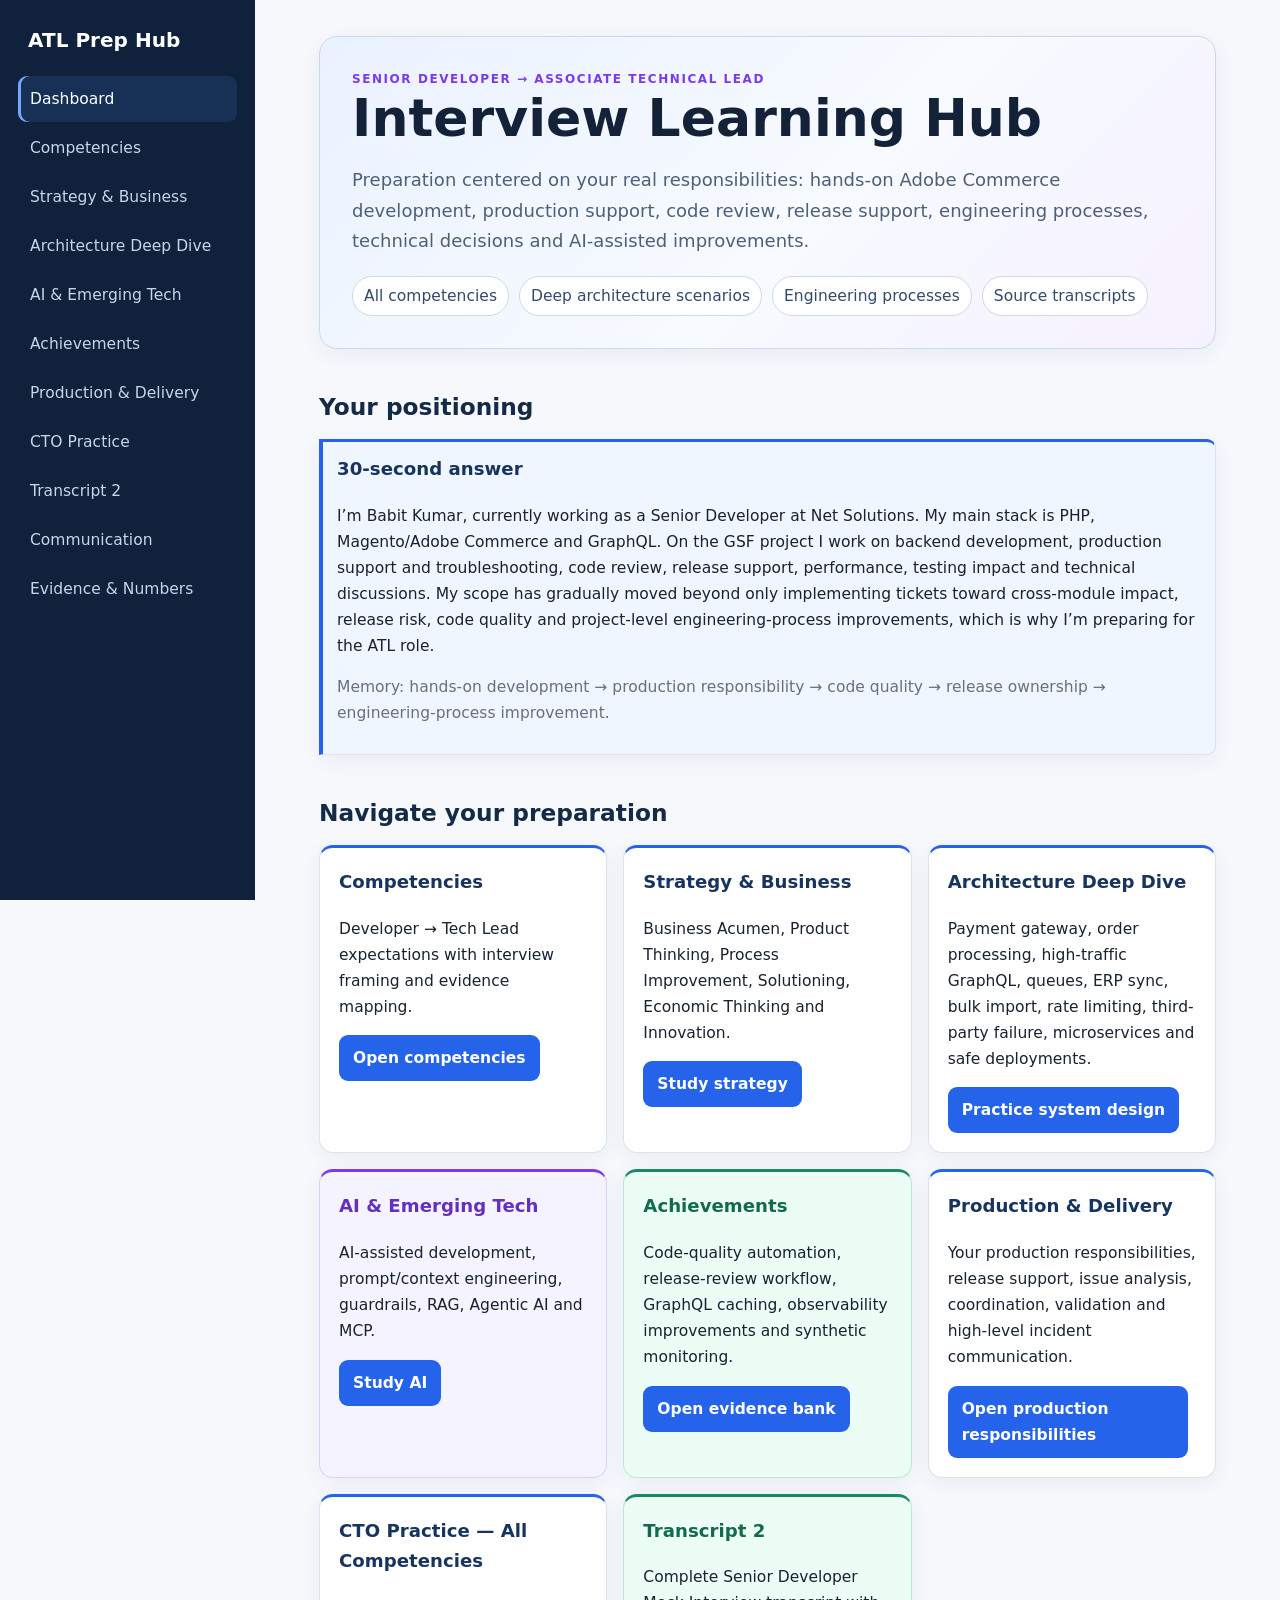
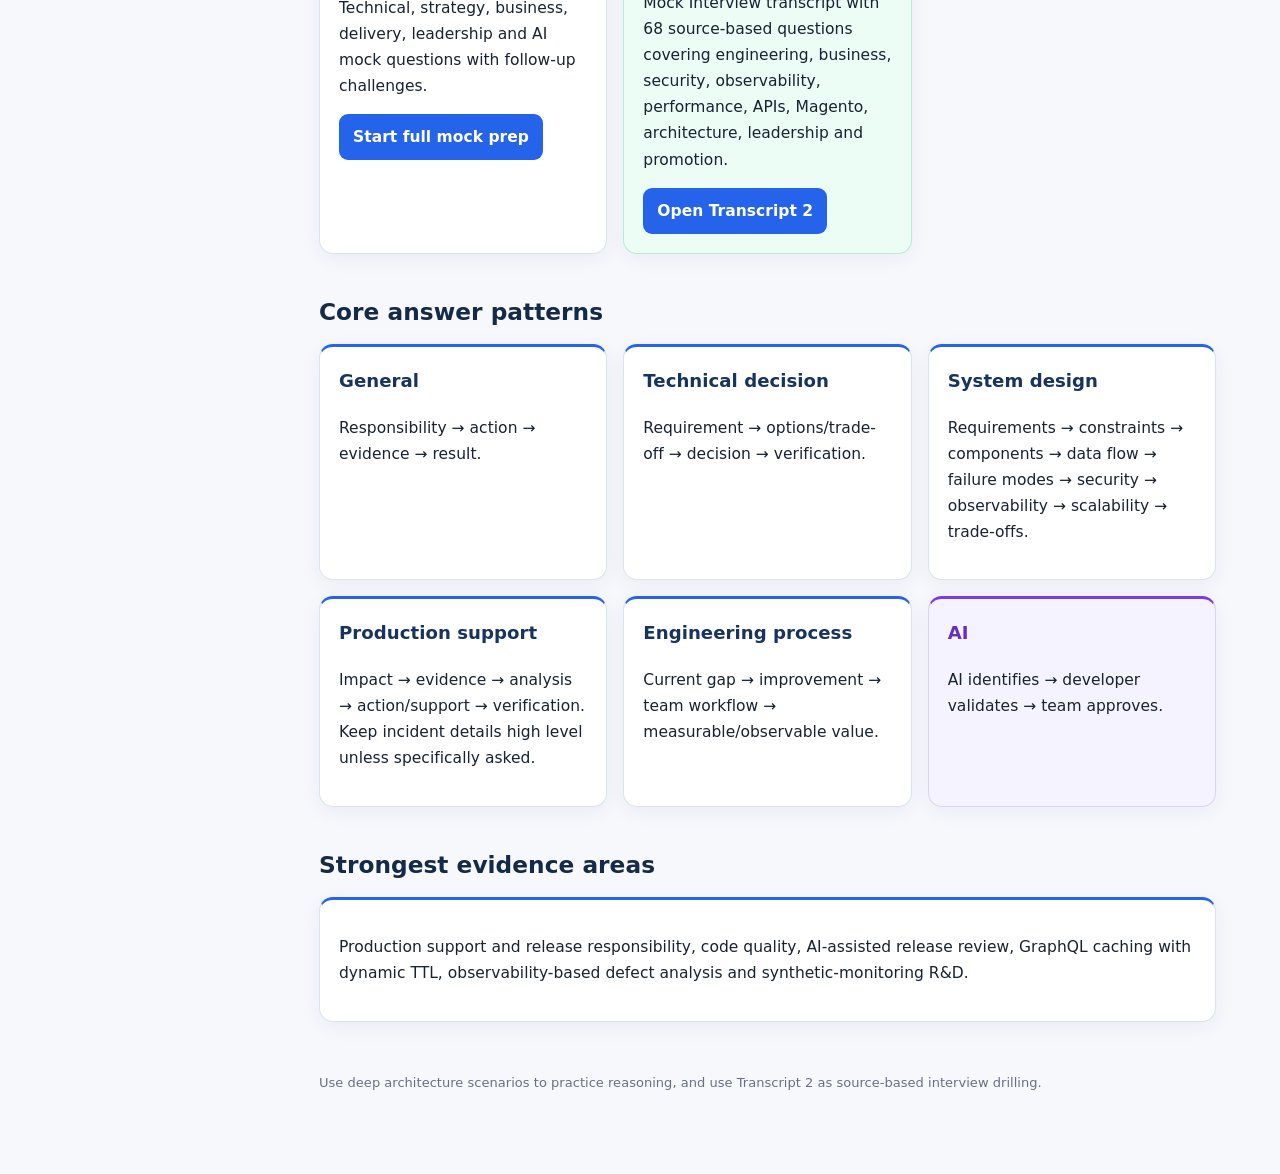
<file: index.html>
<!doctype html><html><head><meta charset="utf-8"><meta name="viewport" content="width=device-width,initial-scale=1"><title>ATL Interview Preparation Hub</title><link rel="stylesheet" href="styles.css"><script defer src="app.js"></script></head><body><div class="site"><nav class="sidebar"><div class="brand">ATL Prep Hub</div><a href="index.html">Dashboard</a><a href="competencies.html">Competencies</a><a href="strategy.html">Strategy & Business</a><a href="architecture.html">Architecture Deep Dive</a><a href="ai.html">AI & Emerging Tech</a><a href="achievements.html">Achievements</a><a href="scenarios.html">Production & Delivery</a><a href="practice.html">CTO Practice</a><a href="transcript-2.html">Transcript 2</a><a href="communication.html">Communication</a><a href="numbers.html">Evidence & Numbers</a></nav><main class="content"><div class="hero"><div class="kicker">Senior Developer → Associate Technical Lead</div><h1>Interview Learning Hub</h1><p class="lead">Preparation centered on your real responsibilities: hands-on Adobe Commerce development, production support, code review, release support, engineering processes, technical decisions and AI-assisted improvements.</p><div class="stats"><span class="stat">All competencies</span><span class="stat">Deep architecture scenarios</span><span class="stat">Engineering processes</span><span class="stat">Source transcripts</span></div></div><section class="section"><h2>Your positioning</h2><div class="card answer"><h3>30-second answer</h3><p>I’m Babit Kumar, currently working as a Senior Developer at Net Solutions. My main stack is PHP, Magento/Adobe Commerce and GraphQL. On the GSF project I work on backend development, production support and troubleshooting, code review, release support, performance, testing impact and technical discussions. My scope has gradually moved beyond only implementing tickets toward cross-module impact, release risk, code quality and project-level engineering-process improvements, which is why I’m preparing for the ATL role.</p><p class="muted">Memory: hands-on development → production responsibility → code quality → release ownership → engineering-process improvement.</p></div></section><section class="section"><h2>Navigate your preparation</h2><div class="grid"><div class="card"><h3>Competencies</h3><p>Developer → Tech Lead expectations with interview framing and evidence mapping.</p><a class="cta" href="competencies.html">Open competencies</a></div><div class="card"><h3>Strategy & Business</h3><p>Business Acumen, Product Thinking, Process Improvement, Solutioning, Economic Thinking and Innovation.</p><a class="cta" href="strategy.html">Study strategy</a></div><div class="card"><h3>Architecture Deep Dive</h3><p>Payment gateway, order processing, high-traffic GraphQL, queues, ERP sync, bulk import, rate limiting, third-party failure, microservices and safe deployments.</p><a class="cta" href="architecture.html">Practice system design</a></div><div class="card ai"><h3>AI & Emerging Tech</h3><p>AI-assisted development, prompt/context engineering, guardrails, RAG, Agentic AI and MCP.</p><a class="cta" href="ai.html">Study AI</a></div><div class="card evidence"><h3>Achievements</h3><p>Code-quality automation, release-review workflow, GraphQL caching, observability improvements and synthetic monitoring.</p><a class="cta" href="achievements.html">Open evidence bank</a></div><div class="card"><h3>Production & Delivery</h3><p>Your production responsibilities, release support, issue analysis, coordination, validation and high-level incident communication.</p><a class="cta" href="scenarios.html">Open production responsibilities</a></div><div class="card"><h3>CTO Practice — All Competencies</h3><p>Technical, strategy, business, delivery, leadership and AI mock questions with follow-up challenges.</p><a class="cta" href="practice.html">Start full mock prep</a></div><div class="card evidence"><h3>Transcript 2</h3><p>Complete Senior Developer Mock Interview transcript with 68 source-based questions covering engineering, business, security, observability, performance, APIs, Magento, architecture, leadership and promotion.</p><a class="cta" href="transcript-2.html">Open Transcript 2</a></div></div></section><section class="section"><h2>Core answer patterns</h2><div class="grid"><div class="card"><h3>General</h3><p>Responsibility → action → evidence → result.</p></div><div class="card"><h3>Technical decision</h3><p>Requirement → options/trade-off → decision → verification.</p></div><div class="card"><h3>System design</h3><p>Requirements → constraints → components → data flow → failure modes → security → observability → scalability → trade-offs.</p></div><div class="card"><h3>Production support</h3><p>Impact → evidence → analysis → action/support → verification. Keep incident details high level unless specifically asked.</p></div><div class="card"><h3>Engineering process</h3><p>Current gap → improvement → team workflow → measurable/observable value.</p></div><div class="card ai"><h3>AI</h3><p>AI identifies → developer validates → team approves.</p></div></div></section><section class="section"><h2>Strongest evidence areas</h2><div class="card"><p>Production support and release responsibility, code quality, AI-assisted release review, GraphQL caching with dynamic TTL, observability-based defect analysis and synthetic-monitoring R&amp;D.</p></div></section><div class="footer">Use deep architecture scenarios to practice reasoning, and use Transcript 2 as source-based interview drilling.</div></main></div></body></html>
</file>
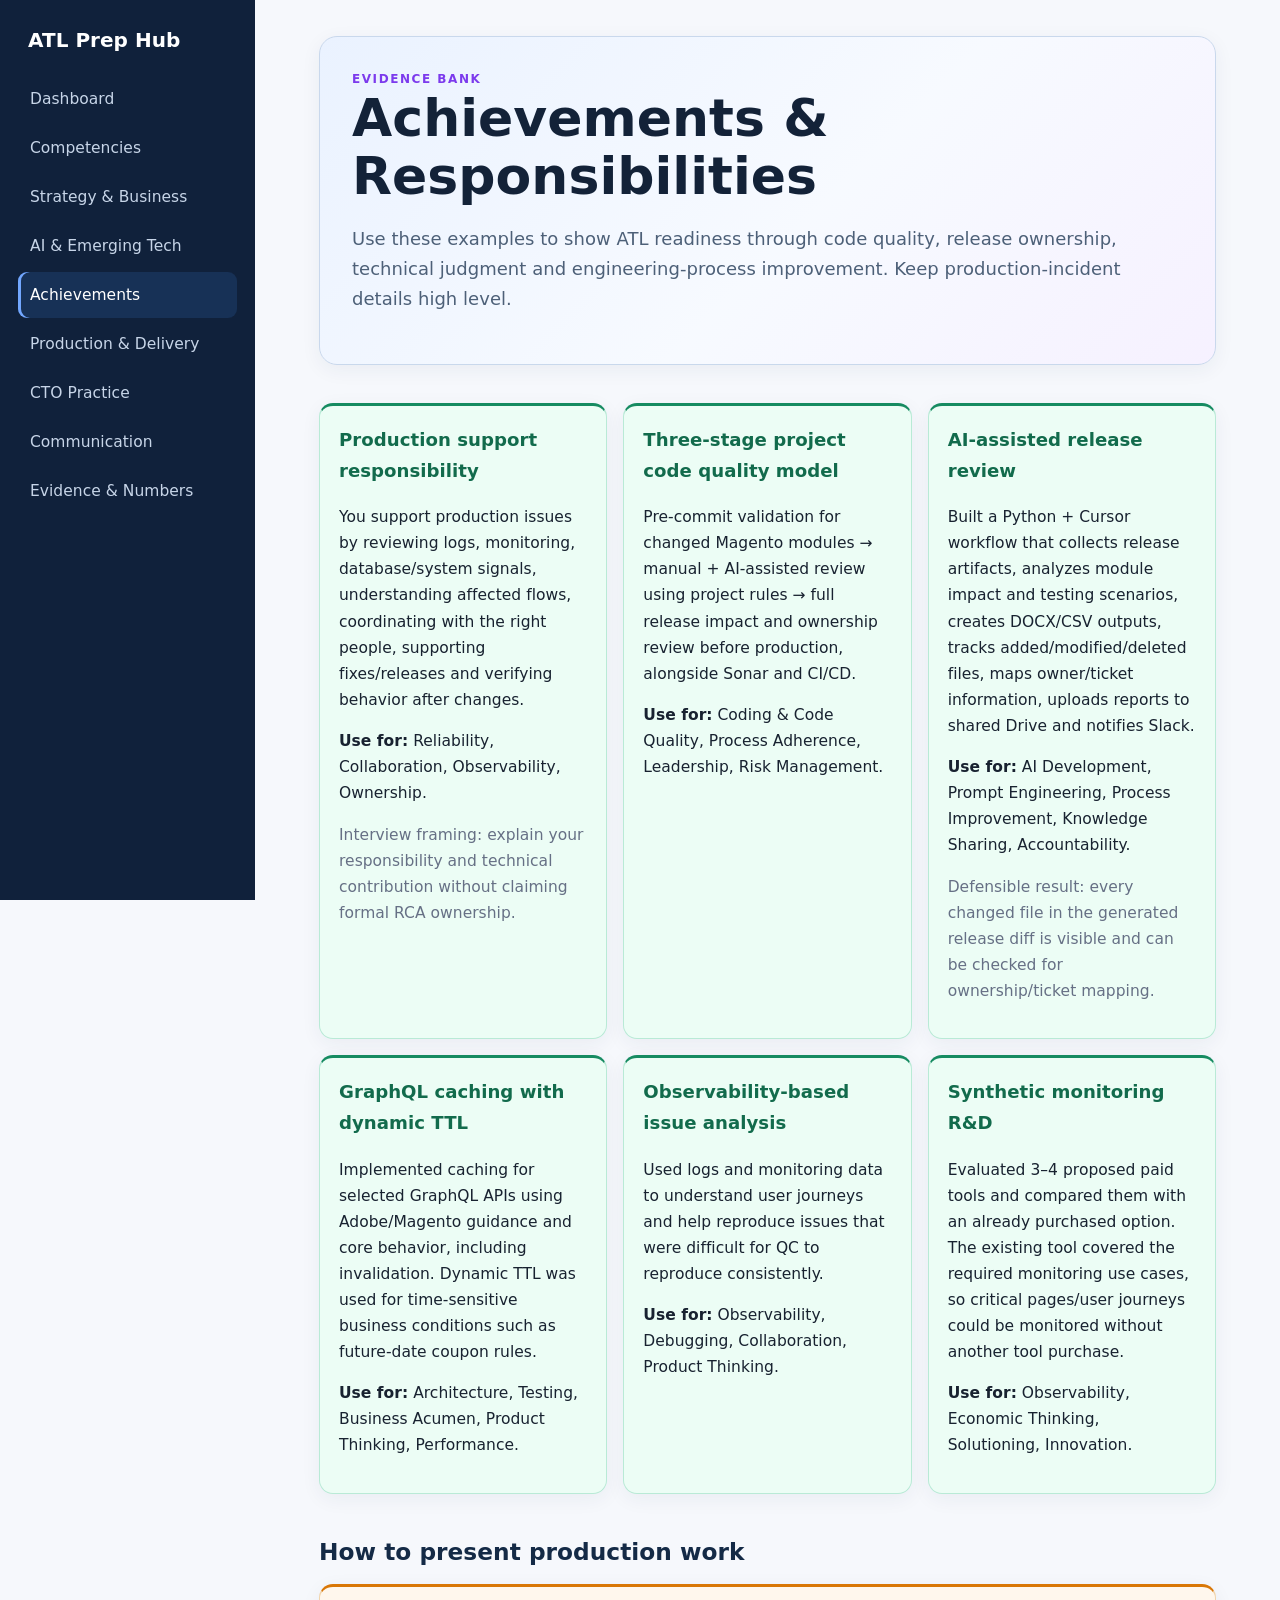
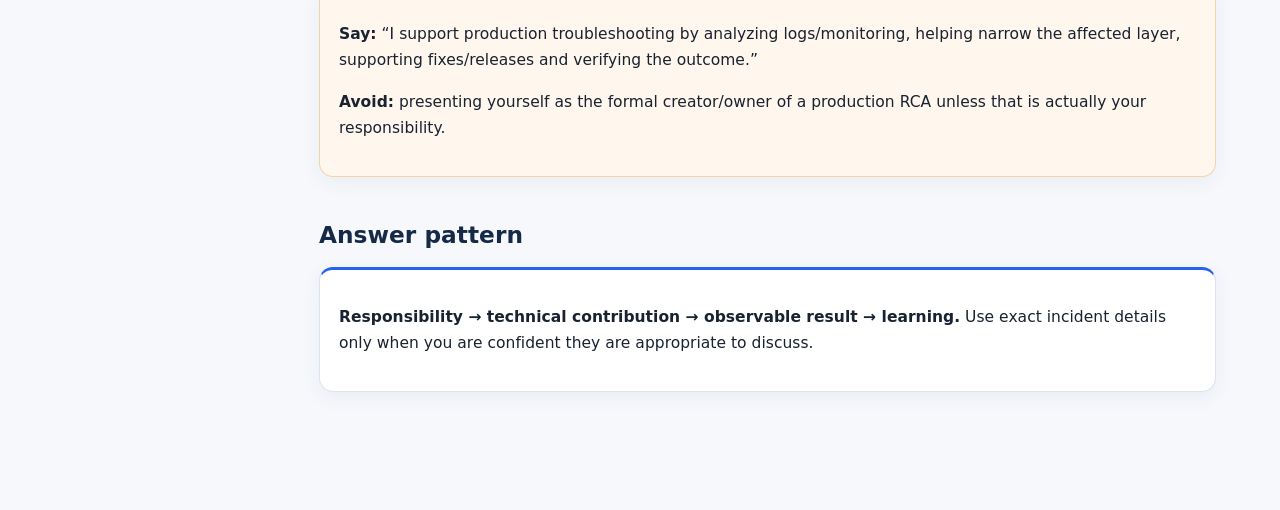
<file: achievements.html>
<!doctype html><html><head><meta charset="utf-8"><meta name="viewport" content="width=device-width,initial-scale=1"><title>Achievements · ATL Prep</title><link rel="stylesheet" href="styles.css"><script defer src="app.js"></script></head><body><div class="site"><nav class="sidebar"><div class="brand">ATL Prep Hub</div><a href="index.html">Dashboard</a><a href="competencies.html">Competencies</a><a href="strategy.html">Strategy & Business</a><a href="ai.html">AI & Emerging Tech</a><a href="achievements.html">Achievements</a><a href="scenarios.html">Production & Delivery</a><a href="practice.html">CTO Practice</a><a href="communication.html">Communication</a><a href="numbers.html">Evidence & Numbers</a></nav><main class="content"><div class="hero"><div class="kicker">Evidence bank</div><h1>Achievements & Responsibilities</h1><p class="lead">Use these examples to show ATL readiness through code quality, release ownership, technical judgment and engineering-process improvement. Keep production-incident details high level.</p></div><section class="section"><div class="grid"><div class="card evidence"><h3>Production support responsibility</h3><p>You support production issues by reviewing logs, monitoring, database/system signals, understanding affected flows, coordinating with the right people, supporting fixes/releases and verifying behavior after changes.</p><p><b>Use for:</b> Reliability, Collaboration, Observability, Ownership.</p><p class="muted">Interview framing: explain your responsibility and technical contribution without claiming formal RCA ownership.</p></div><div class="card evidence"><h3>Three-stage project code quality model</h3><p>Pre-commit validation for changed Magento modules → manual + AI-assisted review using project rules → full release impact and ownership review before production, alongside Sonar and CI/CD.</p><p><b>Use for:</b> Coding & Code Quality, Process Adherence, Leadership, Risk Management.</p></div><div class="card evidence"><h3>AI-assisted release review</h3><p>Built a Python + Cursor workflow that collects release artifacts, analyzes module impact and testing scenarios, creates DOCX/CSV outputs, tracks added/modified/deleted files, maps owner/ticket information, uploads reports to shared Drive and notifies Slack.</p><p><b>Use for:</b> AI Development, Prompt Engineering, Process Improvement, Knowledge Sharing, Accountability.</p><p class="muted">Defensible result: every changed file in the generated release diff is visible and can be checked for ownership/ticket mapping.</p></div><div class="card evidence"><h3>GraphQL caching with dynamic TTL</h3><p>Implemented caching for selected GraphQL APIs using Adobe/Magento guidance and core behavior, including invalidation. Dynamic TTL was used for time-sensitive business conditions such as future-date coupon rules.</p><p><b>Use for:</b> Architecture, Testing, Business Acumen, Product Thinking, Performance.</p></div><div class="card evidence"><h3>Observability-based issue analysis</h3><p>Used logs and monitoring data to understand user journeys and help reproduce issues that were difficult for QC to reproduce consistently.</p><p><b>Use for:</b> Observability, Debugging, Collaboration, Product Thinking.</p></div><div class="card evidence"><h3>Synthetic monitoring R&amp;D</h3><p>Evaluated 3–4 proposed paid tools and compared them with an already purchased option. The existing tool covered the required monitoring use cases, so critical pages/user journeys could be monitored without another tool purchase.</p><p><b>Use for:</b> Observability, Economic Thinking, Solutioning, Innovation.</p></div></div></section><section class="section"><h2>How to present production work</h2><div class="card warn"><p><b>Say:</b> “I support production troubleshooting by analyzing logs/monitoring, helping narrow the affected layer, supporting fixes/releases and verifying the outcome.”</p><p><b>Avoid:</b> presenting yourself as the formal creator/owner of a production RCA unless that is actually your responsibility.</p></div></section><section class="section"><h2>Answer pattern</h2><div class="card"><p><b>Responsibility → technical contribution → observable result → learning.</b> Use exact incident details only when you are confident they are appropriate to discuss.</p></div></section></main></div></body></html>
</file>
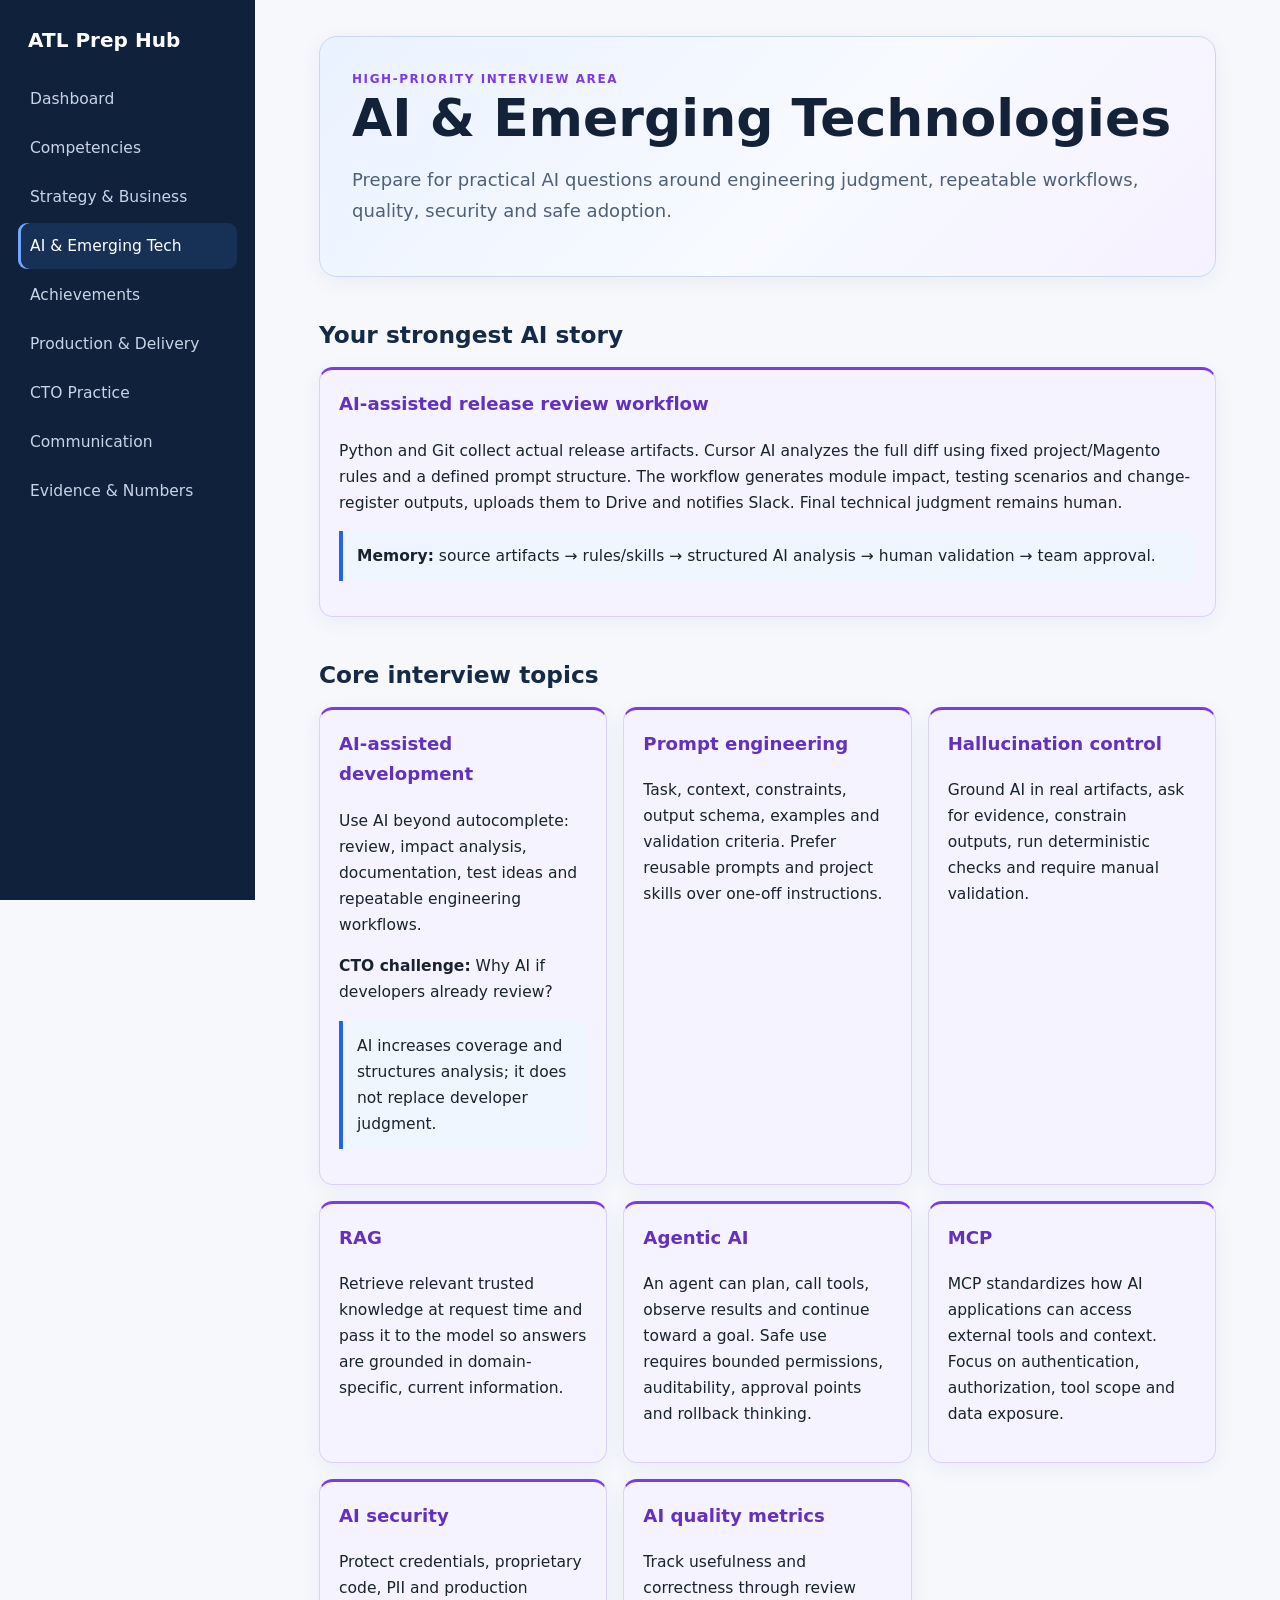
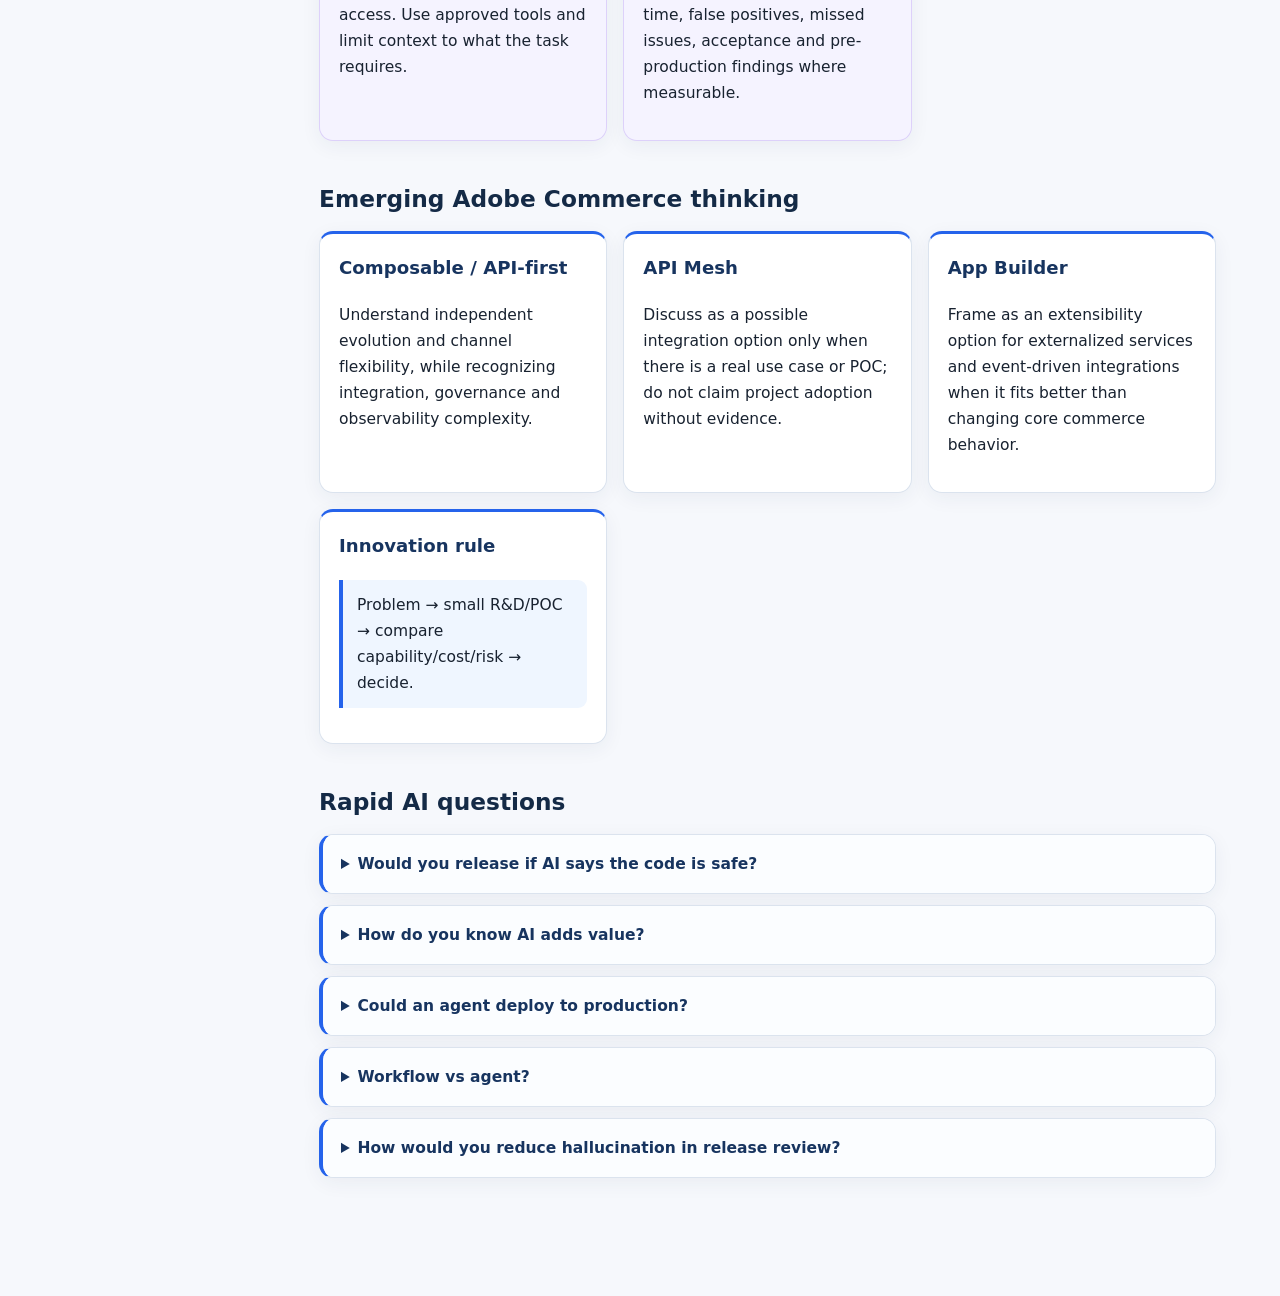
<file: ai.html>
<!doctype html><html><head><meta charset="utf-8"><meta name="viewport" content="width=device-width,initial-scale=1"><title>AI & Emerging Tech · ATL Prep</title><link rel="stylesheet" href="styles.css"><script defer src="app.js"></script></head><body><div class="site"><nav class="sidebar"><div class="brand">ATL Prep Hub</div><a href="index.html">Dashboard</a><a href="competencies.html">Competencies</a><a href="strategy.html">Strategy & Business</a><a href="ai.html">AI & Emerging Tech</a><a href="achievements.html">Achievements</a><a href="scenarios.html">Production & Delivery</a><a href="practice.html">CTO Practice</a><a href="communication.html">Communication</a><a href="numbers.html">Evidence & Numbers</a></nav><main class="content"><div class="hero"><div class="kicker">High-priority interview area</div><h1>AI & Emerging Technologies</h1><p class="lead">Prepare for practical AI questions around engineering judgment, repeatable workflows, quality, security and safe adoption.</p></div><section class="section"><h2>Your strongest AI story</h2><div class="card ai"><h3>AI-assisted release review workflow</h3><p>Python and Git collect actual release artifacts. Cursor AI analyzes the full diff using fixed project/Magento rules and a defined prompt structure. The workflow generates module impact, testing scenarios and change-register outputs, uploads them to Drive and notifies Slack. Final technical judgment remains human.</p><p class="answer"><b>Memory:</b> source artifacts → rules/skills → structured AI analysis → human validation → team approval.</p></div></section><section class="section"><h2>Core interview topics</h2><div class="grid"><div class="card ai"><h3>AI-assisted development</h3><p>Use AI beyond autocomplete: review, impact analysis, documentation, test ideas and repeatable engineering workflows.</p><p><b>CTO challenge:</b> Why AI if developers already review?</p><p class="answer">AI increases coverage and structures analysis; it does not replace developer judgment.</p></div><div class="card ai"><h3>Prompt engineering</h3><p>Task, context, constraints, output schema, examples and validation criteria. Prefer reusable prompts and project skills over one-off instructions.</p></div><div class="card ai"><h3>Hallucination control</h3><p>Ground AI in real artifacts, ask for evidence, constrain outputs, run deterministic checks and require manual validation.</p></div><div class="card ai"><h3>RAG</h3><p>Retrieve relevant trusted knowledge at request time and pass it to the model so answers are grounded in domain-specific, current information.</p></div><div class="card ai"><h3>Agentic AI</h3><p>An agent can plan, call tools, observe results and continue toward a goal. Safe use requires bounded permissions, auditability, approval points and rollback thinking.</p></div><div class="card ai"><h3>MCP</h3><p>MCP standardizes how AI applications can access external tools and context. Focus on authentication, authorization, tool scope and data exposure.</p></div><div class="card ai"><h3>AI security</h3><p>Protect credentials, proprietary code, PII and production access. Use approved tools and limit context to what the task requires.</p></div><div class="card ai"><h3>AI quality metrics</h3><p>Track usefulness and correctness through review time, false positives, missed issues, acceptance and pre-production findings where measurable.</p></div></div></section><section class="section"><h2>Emerging Adobe Commerce thinking</h2><div class="grid"><div class="card"><h3>Composable / API-first</h3><p>Understand independent evolution and channel flexibility, while recognizing integration, governance and observability complexity.</p></div><div class="card"><h3>API Mesh</h3><p>Discuss as a possible integration option only when there is a real use case or POC; do not claim project adoption without evidence.</p></div><div class="card"><h3>App Builder</h3><p>Frame as an extensibility option for externalized services and event-driven integrations when it fits better than changing core commerce behavior.</p></div><div class="card"><h3>Innovation rule</h3><p class="answer">Problem → small R&amp;D/POC → compare capability/cost/risk → decide.</p></div></div></section><section class="section"><h2>Rapid AI questions</h2><details><summary>Would you release if AI says the code is safe?</summary><p>No. AI is a reviewer signal. Source code, tests, platform behavior and human review remain the approval basis.</p></details><details><summary>How do you know AI adds value?</summary><p>Measure releases/files reviewed, unmapped files, review time, false positives and issues caught before production where possible.</p></details><details><summary>Could an agent deploy to production?</summary><p>Only with tightly bounded permissions, deterministic checks, audit logs, rollback capability and explicit human approval for high-impact actions.</p></details><details><summary>Workflow vs agent?</summary><p>A workflow follows a predefined path. An agent has more autonomy to choose actions based on observations. More autonomy requires stronger guardrails and observability.</p></details><details><summary>How would you reduce hallucination in release review?</summary><p>Use Git artifacts as source of truth, constrain output, require evidence and have developers validate findings before action.</p></details></main></div></body></html>
</file>
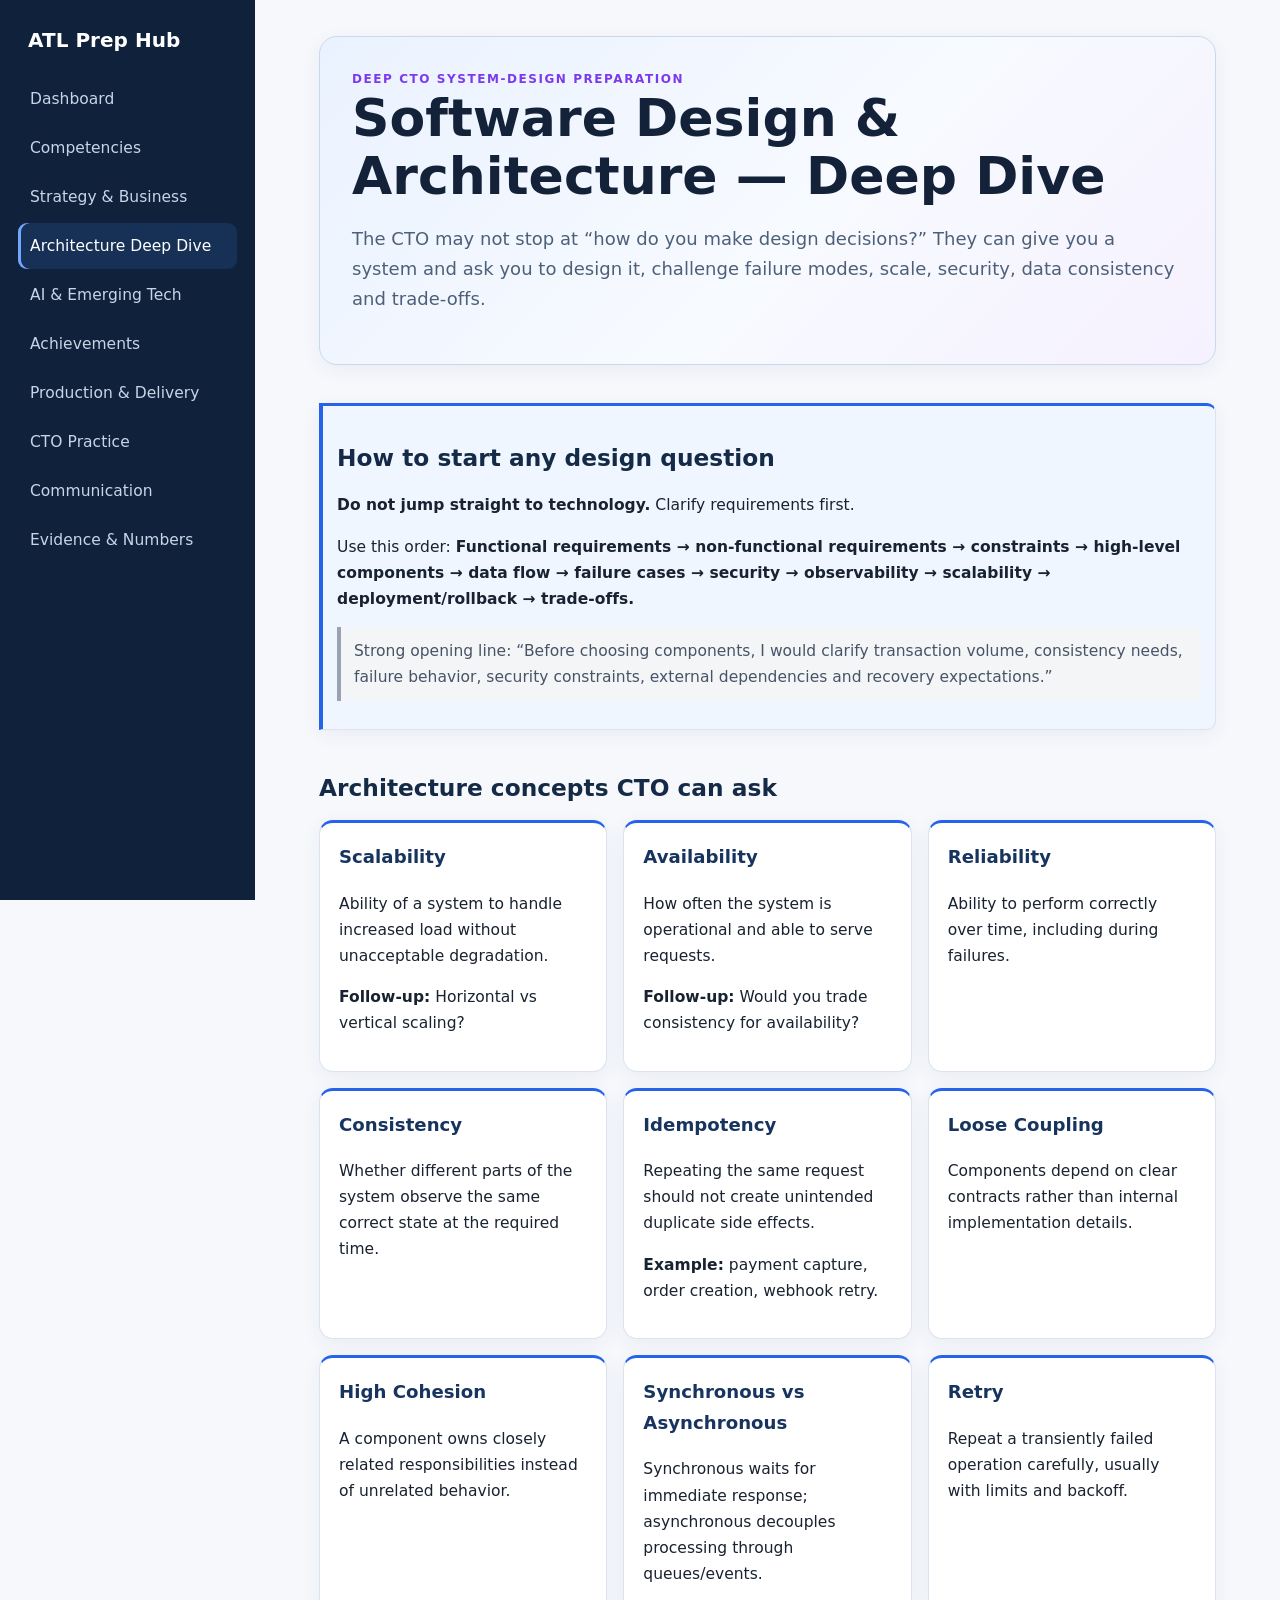
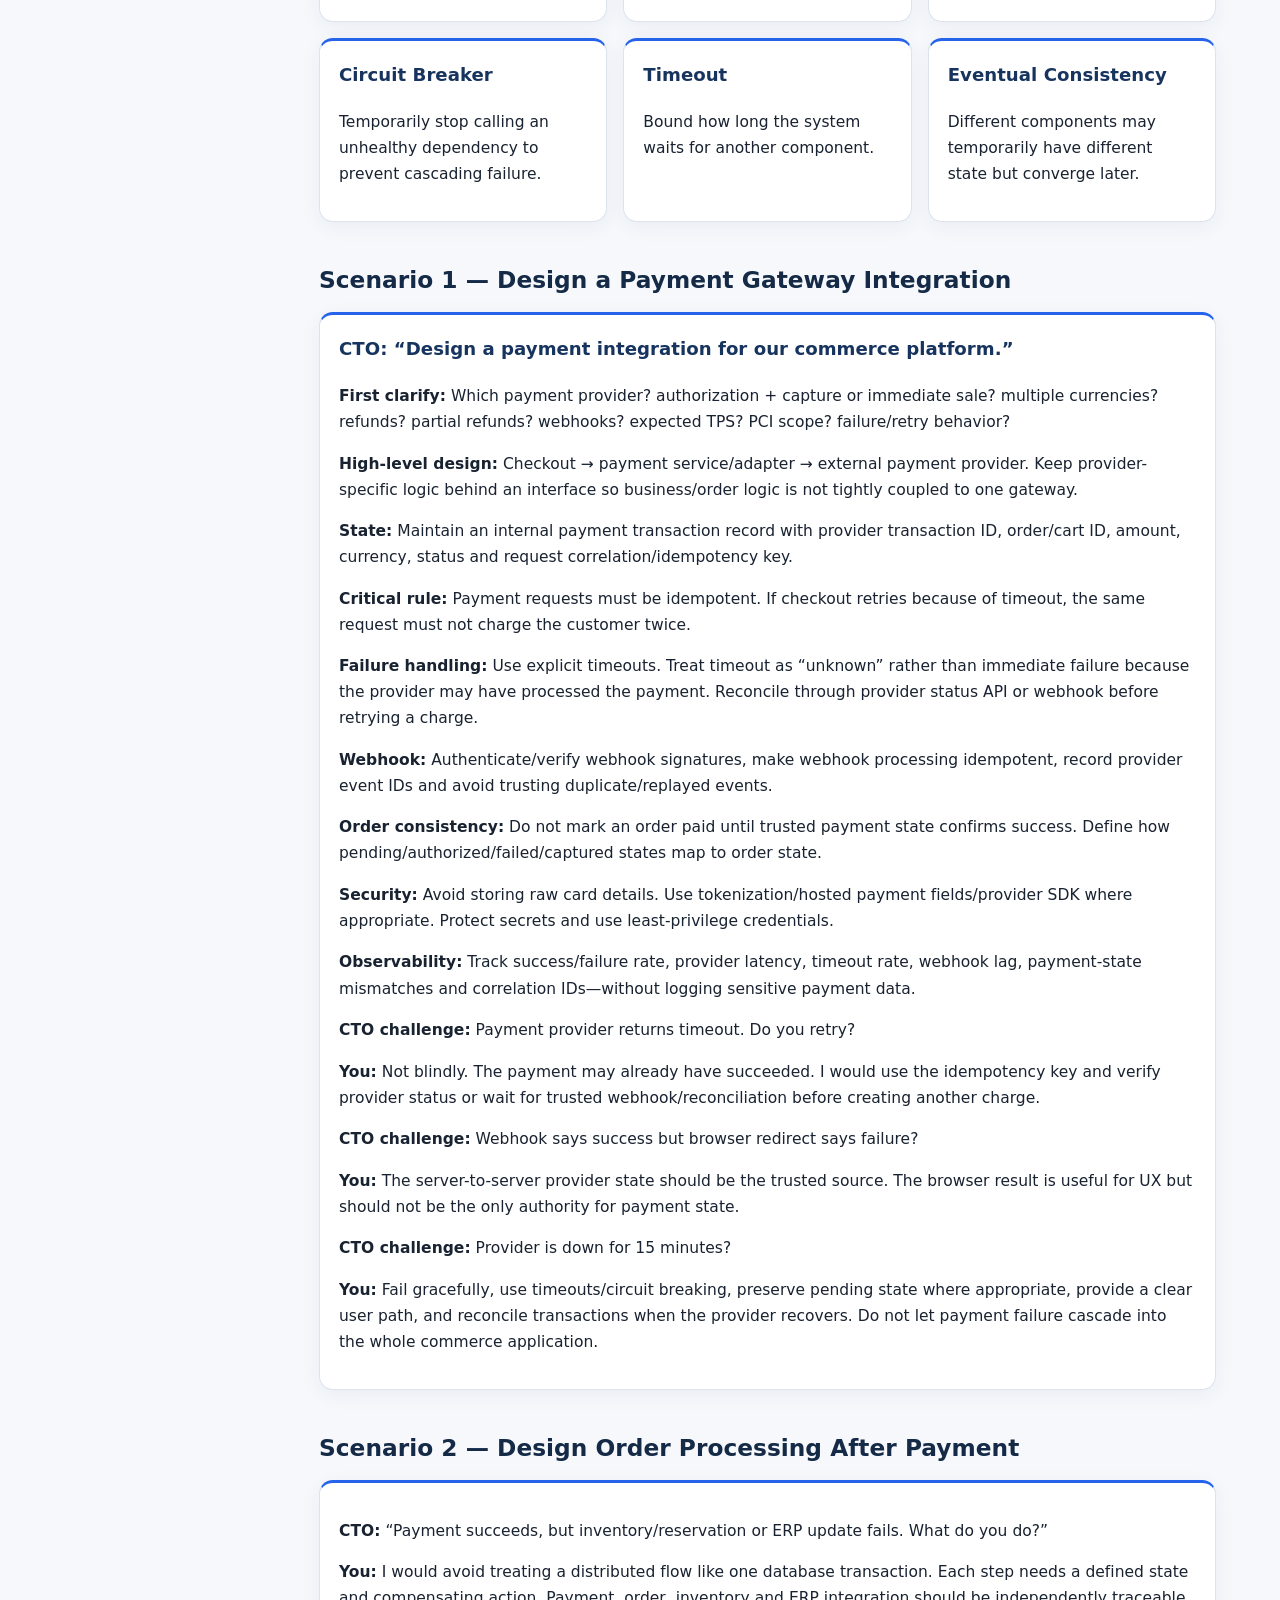
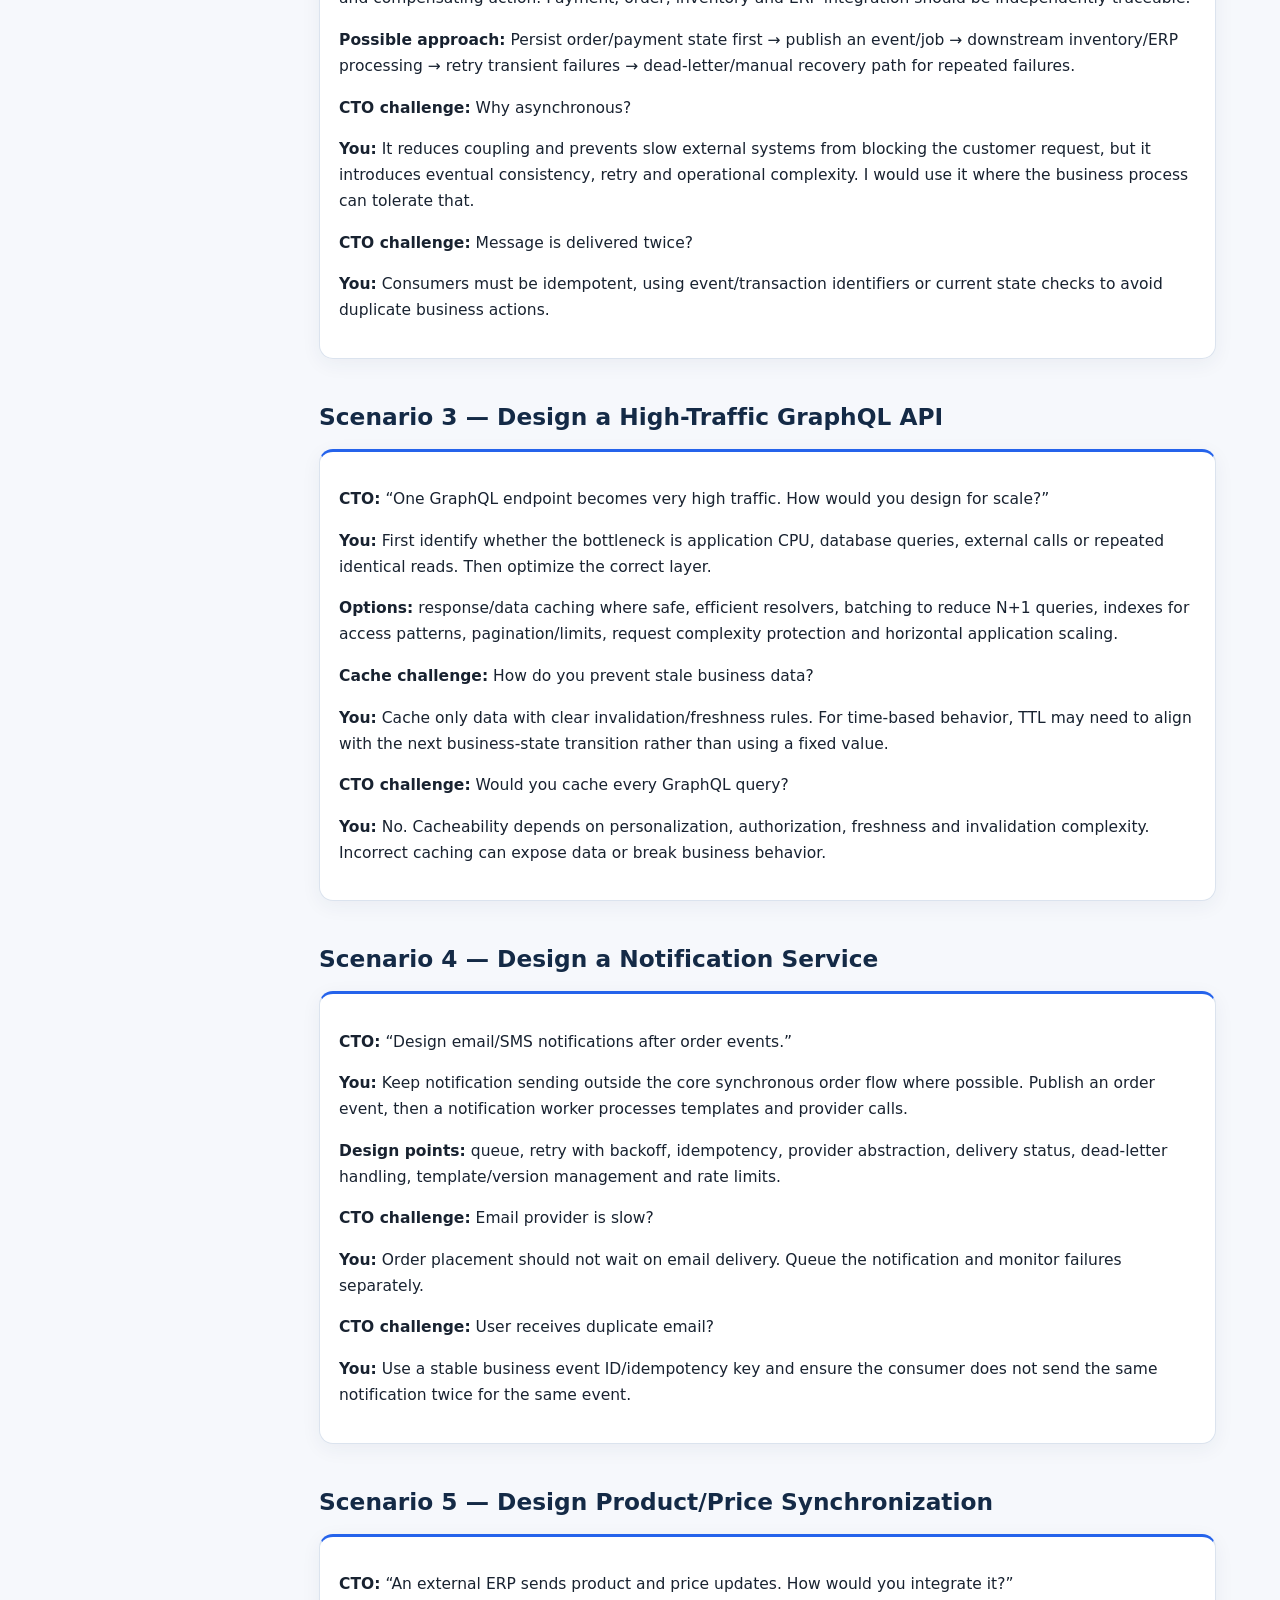
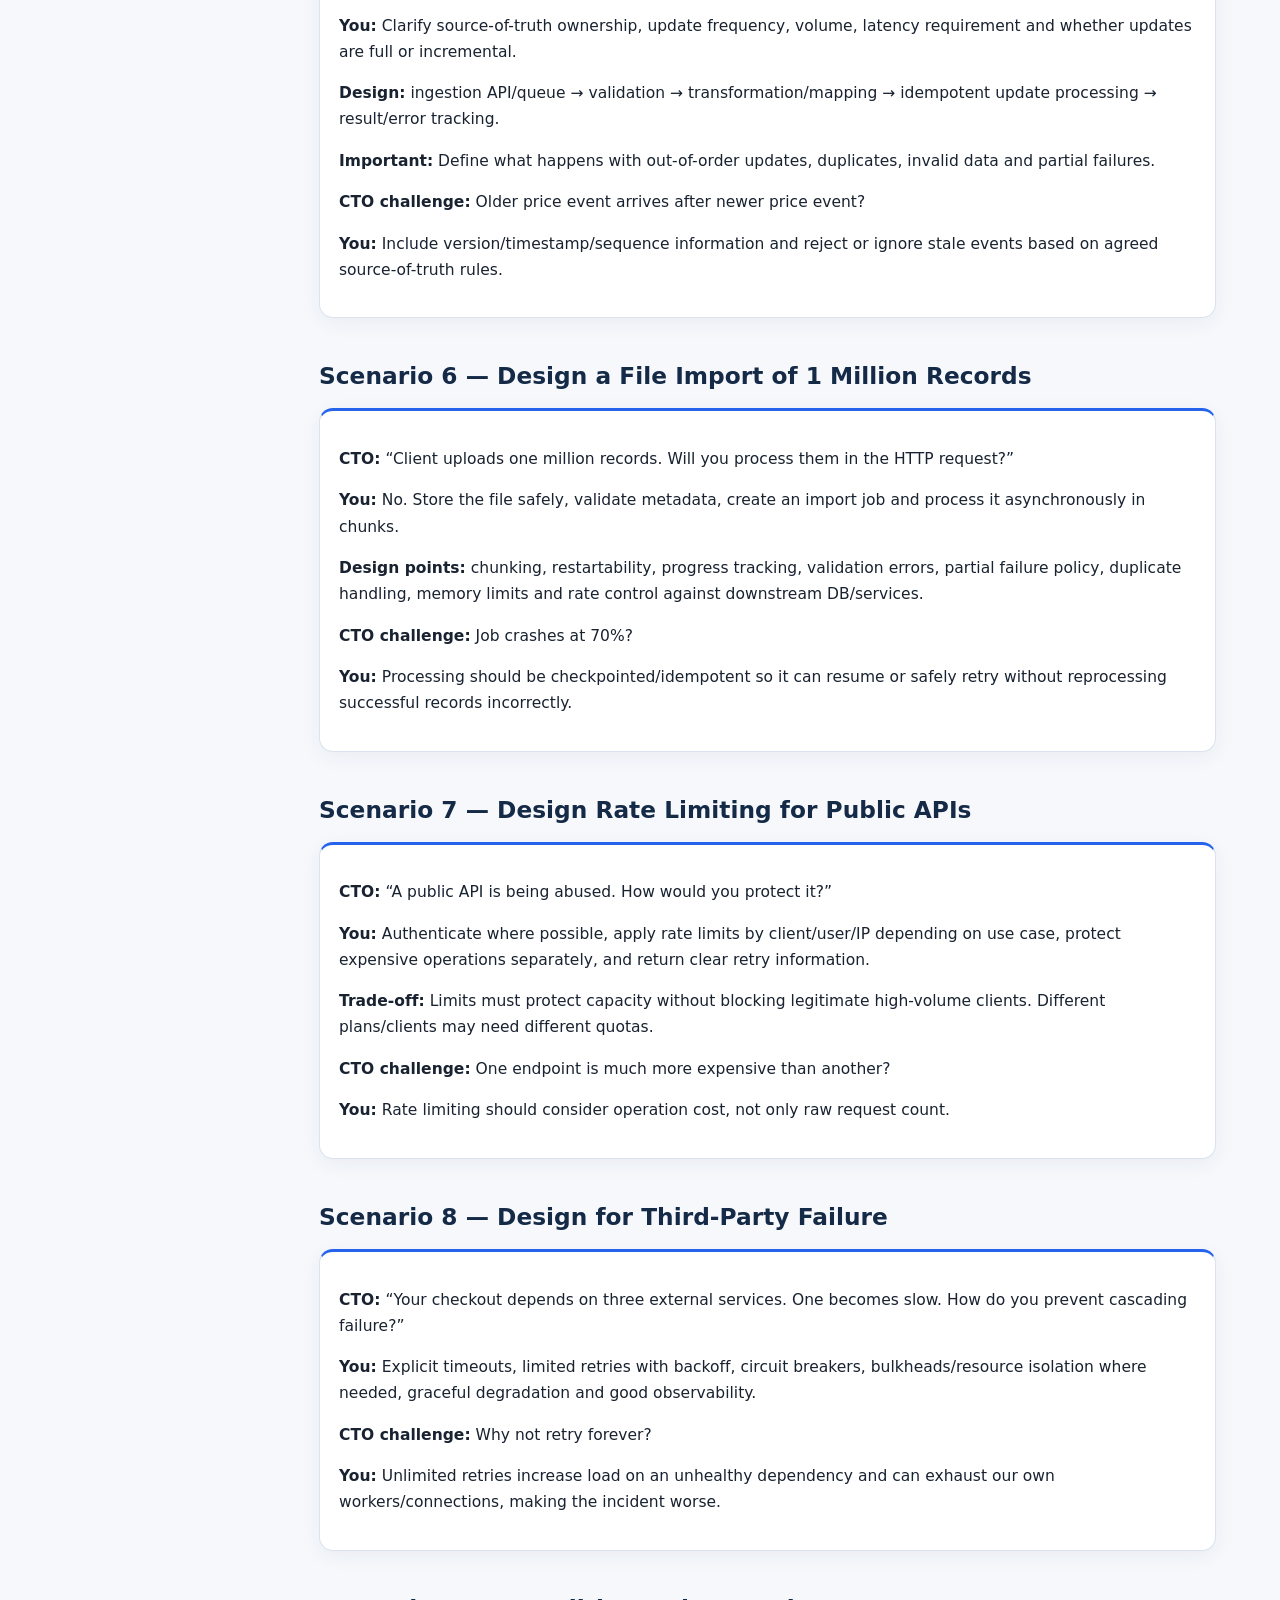
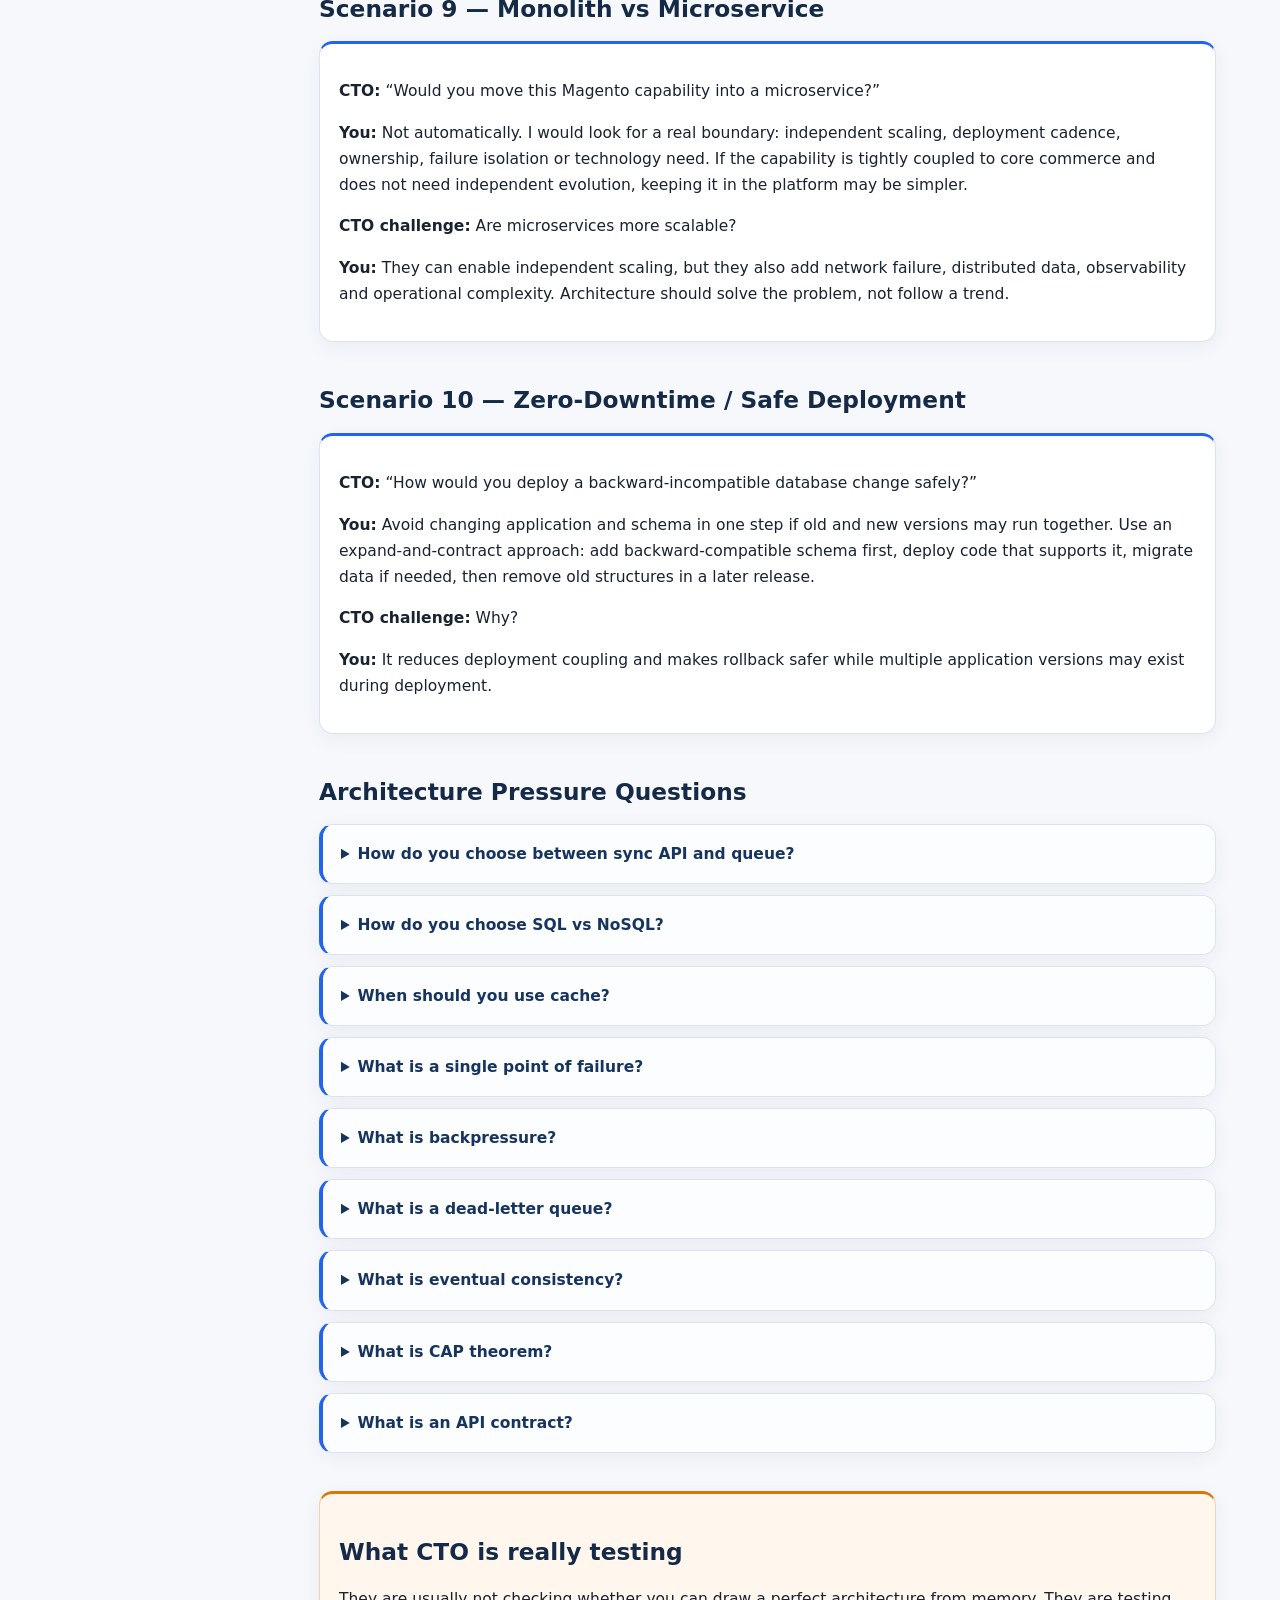
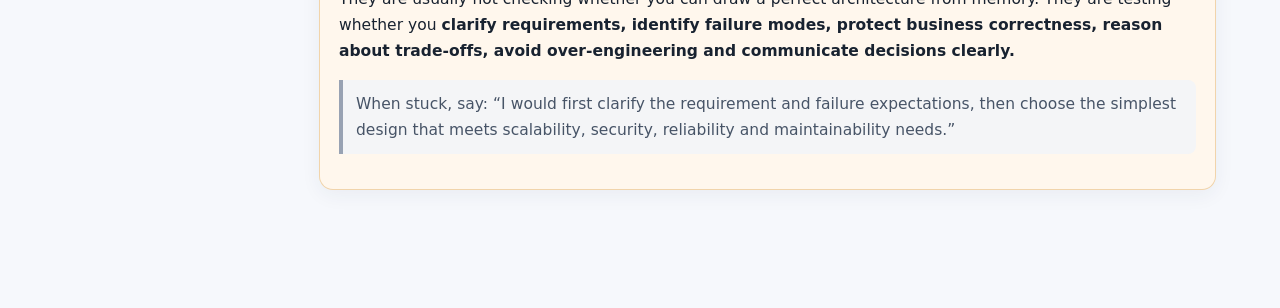
<file: architecture.html>
<!doctype html><html><head><meta charset="utf-8"><meta name="viewport" content="width=device-width,initial-scale=1"><title>Architecture Deep Dive · ATL Prep</title><link rel="stylesheet" href="styles.css"><script defer src="app.js"></script></head><body><div class="site"><nav class="sidebar"><div class="brand">ATL Prep Hub</div><a href="index.html">Dashboard</a><a href="competencies.html">Competencies</a><a href="strategy.html">Strategy & Business</a><a href="architecture.html">Architecture Deep Dive</a><a href="ai.html">AI & Emerging Tech</a><a href="achievements.html">Achievements</a><a href="scenarios.html">Production & Delivery</a><a href="practice.html">CTO Practice</a><a href="communication.html">Communication</a><a href="numbers.html">Evidence & Numbers</a></nav><main class="content"><div class="hero"><div class="kicker">Deep CTO system-design preparation</div><h1>Software Design & Architecture — Deep Dive</h1><p class="lead">The CTO may not stop at “how do you make design decisions?” They can give you a system and ask you to design it, challenge failure modes, scale, security, data consistency and trade-offs.</p></div><section class="section"><div class="card answer"><h2>How to start any design question</h2><p><b>Do not jump straight to technology.</b> Clarify requirements first.</p><p>Use this order: <b>Functional requirements → non-functional requirements → constraints → high-level components → data flow → failure cases → security → observability → scalability → deployment/rollback → trade-offs.</b></p><p class="memory">Strong opening line: “Before choosing components, I would clarify transaction volume, consistency needs, failure behavior, security constraints, external dependencies and recovery expectations.”</p></div></section><section class="section"><h2>Architecture concepts CTO can ask</h2><div class="grid"><div class="card"><h3>Scalability</h3><p>Ability of a system to handle increased load without unacceptable degradation.</p><p><b>Follow-up:</b> Horizontal vs vertical scaling?</p></div><div class="card"><h3>Availability</h3><p>How often the system is operational and able to serve requests.</p><p><b>Follow-up:</b> Would you trade consistency for availability?</p></div><div class="card"><h3>Reliability</h3><p>Ability to perform correctly over time, including during failures.</p></div><div class="card"><h3>Consistency</h3><p>Whether different parts of the system observe the same correct state at the required time.</p></div><div class="card"><h3>Idempotency</h3><p>Repeating the same request should not create unintended duplicate side effects.</p><p><b>Example:</b> payment capture, order creation, webhook retry.</p></div><div class="card"><h3>Loose Coupling</h3><p>Components depend on clear contracts rather than internal implementation details.</p></div><div class="card"><h3>High Cohesion</h3><p>A component owns closely related responsibilities instead of unrelated behavior.</p></div><div class="card"><h3>Synchronous vs Asynchronous</h3><p>Synchronous waits for immediate response; asynchronous decouples processing through queues/events.</p></div><div class="card"><h3>Retry</h3><p>Repeat a transiently failed operation carefully, usually with limits and backoff.</p></div><div class="card"><h3>Circuit Breaker</h3><p>Temporarily stop calling an unhealthy dependency to prevent cascading failure.</p></div><div class="card"><h3>Timeout</h3><p>Bound how long the system waits for another component.</p></div><div class="card"><h3>Eventual Consistency</h3><p>Different components may temporarily have different state but converge later.</p></div></div></section><section class="section"><h2>Scenario 1 — Design a Payment Gateway Integration</h2><div class="card"><h3>CTO: “Design a payment integration for our commerce platform.”</h3><p><b>First clarify:</b> Which payment provider? authorization + capture or immediate sale? multiple currencies? refunds? partial refunds? webhooks? expected TPS? PCI scope? failure/retry behavior?</p><p><b>High-level design:</b> Checkout → payment service/adapter → external payment provider. Keep provider-specific logic behind an interface so business/order logic is not tightly coupled to one gateway.</p><p><b>State:</b> Maintain an internal payment transaction record with provider transaction ID, order/cart ID, amount, currency, status and request correlation/idempotency key.</p><p><b>Critical rule:</b> Payment requests must be idempotent. If checkout retries because of timeout, the same request must not charge the customer twice.</p><p><b>Failure handling:</b> Use explicit timeouts. Treat timeout as “unknown” rather than immediate failure because the provider may have processed the payment. Reconcile through provider status API or webhook before retrying a charge.</p><p><b>Webhook:</b> Authenticate/verify webhook signatures, make webhook processing idempotent, record provider event IDs and avoid trusting duplicate/replayed events.</p><p><b>Order consistency:</b> Do not mark an order paid until trusted payment state confirms success. Define how pending/authorized/failed/captured states map to order state.</p><p><b>Security:</b> Avoid storing raw card details. Use tokenization/hosted payment fields/provider SDK where appropriate. Protect secrets and use least-privilege credentials.</p><p><b>Observability:</b> Track success/failure rate, provider latency, timeout rate, webhook lag, payment-state mismatches and correlation IDs—without logging sensitive payment data.</p><p><b>CTO challenge:</b> Payment provider returns timeout. Do you retry?</p><p><b>You:</b> Not blindly. The payment may already have succeeded. I would use the idempotency key and verify provider status or wait for trusted webhook/reconciliation before creating another charge.</p><p><b>CTO challenge:</b> Webhook says success but browser redirect says failure?</p><p><b>You:</b> The server-to-server provider state should be the trusted source. The browser result is useful for UX but should not be the only authority for payment state.</p><p><b>CTO challenge:</b> Provider is down for 15 minutes?</p><p><b>You:</b> Fail gracefully, use timeouts/circuit breaking, preserve pending state where appropriate, provide a clear user path, and reconcile transactions when the provider recovers. Do not let payment failure cascade into the whole commerce application.</p></div></section><section class="section"><h2>Scenario 2 — Design Order Processing After Payment</h2><div class="card"><p><b>CTO:</b> “Payment succeeds, but inventory/reservation or ERP update fails. What do you do?”</p><p><b>You:</b> I would avoid treating a distributed flow like one database transaction. Each step needs a defined state and compensating action. Payment, order, inventory and ERP integration should be independently traceable.</p><p><b>Possible approach:</b> Persist order/payment state first → publish an event/job → downstream inventory/ERP processing → retry transient failures → dead-letter/manual recovery path for repeated failures.</p><p><b>CTO challenge:</b> Why asynchronous?</p><p><b>You:</b> It reduces coupling and prevents slow external systems from blocking the customer request, but it introduces eventual consistency, retry and operational complexity. I would use it where the business process can tolerate that.</p><p><b>CTO challenge:</b> Message is delivered twice?</p><p><b>You:</b> Consumers must be idempotent, using event/transaction identifiers or current state checks to avoid duplicate business actions.</p></div></section><section class="section"><h2>Scenario 3 — Design a High-Traffic GraphQL API</h2><div class="card"><p><b>CTO:</b> “One GraphQL endpoint becomes very high traffic. How would you design for scale?”</p><p><b>You:</b> First identify whether the bottleneck is application CPU, database queries, external calls or repeated identical reads. Then optimize the correct layer.</p><p><b>Options:</b> response/data caching where safe, efficient resolvers, batching to reduce N+1 queries, indexes for access patterns, pagination/limits, request complexity protection and horizontal application scaling.</p><p><b>Cache challenge:</b> How do you prevent stale business data?</p><p><b>You:</b> Cache only data with clear invalidation/freshness rules. For time-based behavior, TTL may need to align with the next business-state transition rather than using a fixed value.</p><p><b>CTO challenge:</b> Would you cache every GraphQL query?</p><p><b>You:</b> No. Cacheability depends on personalization, authorization, freshness and invalidation complexity. Incorrect caching can expose data or break business behavior.</p></div></section><section class="section"><h2>Scenario 4 — Design a Notification Service</h2><div class="card"><p><b>CTO:</b> “Design email/SMS notifications after order events.”</p><p><b>You:</b> Keep notification sending outside the core synchronous order flow where possible. Publish an order event, then a notification worker processes templates and provider calls.</p><p><b>Design points:</b> queue, retry with backoff, idempotency, provider abstraction, delivery status, dead-letter handling, template/version management and rate limits.</p><p><b>CTO challenge:</b> Email provider is slow?</p><p><b>You:</b> Order placement should not wait on email delivery. Queue the notification and monitor failures separately.</p><p><b>CTO challenge:</b> User receives duplicate email?</p><p><b>You:</b> Use a stable business event ID/idempotency key and ensure the consumer does not send the same notification twice for the same event.</p></div></section><section class="section"><h2>Scenario 5 — Design Product/Price Synchronization</h2><div class="card"><p><b>CTO:</b> “An external ERP sends product and price updates. How would you integrate it?”</p><p><b>You:</b> Clarify source-of-truth ownership, update frequency, volume, latency requirement and whether updates are full or incremental.</p><p><b>Design:</b> ingestion API/queue → validation → transformation/mapping → idempotent update processing → result/error tracking.</p><p><b>Important:</b> Define what happens with out-of-order updates, duplicates, invalid data and partial failures.</p><p><b>CTO challenge:</b> Older price event arrives after newer price event?</p><p><b>You:</b> Include version/timestamp/sequence information and reject or ignore stale events based on agreed source-of-truth rules.</p></div></section><section class="section"><h2>Scenario 6 — Design a File Import of 1 Million Records</h2><div class="card"><p><b>CTO:</b> “Client uploads one million records. Will you process them in the HTTP request?”</p><p><b>You:</b> No. Store the file safely, validate metadata, create an import job and process it asynchronously in chunks.</p><p><b>Design points:</b> chunking, restartability, progress tracking, validation errors, partial failure policy, duplicate handling, memory limits and rate control against downstream DB/services.</p><p><b>CTO challenge:</b> Job crashes at 70%?</p><p><b>You:</b> Processing should be checkpointed/idempotent so it can resume or safely retry without reprocessing successful records incorrectly.</p></div></section><section class="section"><h2>Scenario 7 — Design Rate Limiting for Public APIs</h2><div class="card"><p><b>CTO:</b> “A public API is being abused. How would you protect it?”</p><p><b>You:</b> Authenticate where possible, apply rate limits by client/user/IP depending on use case, protect expensive operations separately, and return clear retry information.</p><p><b>Trade-off:</b> Limits must protect capacity without blocking legitimate high-volume clients. Different plans/clients may need different quotas.</p><p><b>CTO challenge:</b> One endpoint is much more expensive than another?</p><p><b>You:</b> Rate limiting should consider operation cost, not only raw request count.</p></div></section><section class="section"><h2>Scenario 8 — Design for Third-Party Failure</h2><div class="card"><p><b>CTO:</b> “Your checkout depends on three external services. One becomes slow. How do you prevent cascading failure?”</p><p><b>You:</b> Explicit timeouts, limited retries with backoff, circuit breakers, bulkheads/resource isolation where needed, graceful degradation and good observability.</p><p><b>CTO challenge:</b> Why not retry forever?</p><p><b>You:</b> Unlimited retries increase load on an unhealthy dependency and can exhaust our own workers/connections, making the incident worse.</p></div></section><section class="section"><h2>Scenario 9 — Monolith vs Microservice</h2><div class="card"><p><b>CTO:</b> “Would you move this Magento capability into a microservice?”</p><p><b>You:</b> Not automatically. I would look for a real boundary: independent scaling, deployment cadence, ownership, failure isolation or technology need. If the capability is tightly coupled to core commerce and does not need independent evolution, keeping it in the platform may be simpler.</p><p><b>CTO challenge:</b> Are microservices more scalable?</p><p><b>You:</b> They can enable independent scaling, but they also add network failure, distributed data, observability and operational complexity. Architecture should solve the problem, not follow a trend.</p></div></section><section class="section"><h2>Scenario 10 — Zero-Downtime / Safe Deployment</h2><div class="card"><p><b>CTO:</b> “How would you deploy a backward-incompatible database change safely?”</p><p><b>You:</b> Avoid changing application and schema in one step if old and new versions may run together. Use an expand-and-contract approach: add backward-compatible schema first, deploy code that supports it, migrate data if needed, then remove old structures in a later release.</p><p><b>CTO challenge:</b> Why?</p><p><b>You:</b> It reduces deployment coupling and makes rollback safer while multiple application versions may exist during deployment.</p></div></section><section class="section"><h2>Architecture Pressure Questions</h2><details><summary>How do you choose between sync API and queue?</summary><p>Use synchronous communication when the caller needs an immediate result and latency/dependency reliability are acceptable. Use asynchronous processing when work can happen later, you need decoupling/retries, or a slow dependency should not block the caller.</p></details><details><summary>How do you choose SQL vs NoSQL?</summary><p>Start from data model, consistency, query patterns, transactions and scale. Do not choose NoSQL simply because of high traffic.</p></details><details><summary>When should you use cache?</summary><p>When repeated computation/read cost is meaningful and data has a safe freshness/invalidation strategy. Cache should not become the source of truth.</p></details><details><summary>What is a single point of failure?</summary><p>A component whose failure can make the whole required service unavailable. Remove or mitigate it through redundancy/failover where the availability requirement justifies the cost.</p></details><details><summary>What is backpressure?</summary><p>A way to prevent producers from overwhelming slower consumers or downstream systems by controlling intake/rate/queue growth.</p></details><details><summary>What is a dead-letter queue?</summary><p>A place for messages that repeatedly fail processing so they can be investigated or recovered without blocking the main queue.</p></details><details><summary>What is eventual consistency?</summary><p>The system may temporarily expose different states across components, but those states converge after asynchronous propagation.</p></details><details><summary>What is CAP theorem?</summary><p>Under a network partition, a distributed system must choose how it balances consistency and availability. In interviews, explain the business trade-off rather than only reciting CAP.</p></details><details><summary>What is an API contract?</summary><p>The agreed request/response behavior, schemas, errors and compatibility expectations between systems. Stable contracts reduce coupling.</p></details></section><section class="section"><div class="card warn"><h2>What CTO is really testing</h2><p>They are usually not checking whether you can draw a perfect architecture from memory. They are testing whether you <b>clarify requirements, identify failure modes, protect business correctness, reason about trade-offs, avoid over-engineering and communicate decisions clearly.</b></p><p class="memory">When stuck, say: “I would first clarify the requirement and failure expectations, then choose the simplest design that meets scalability, security, reliability and maintainability needs.”</p></div></section></main></div></body></html>
</file>
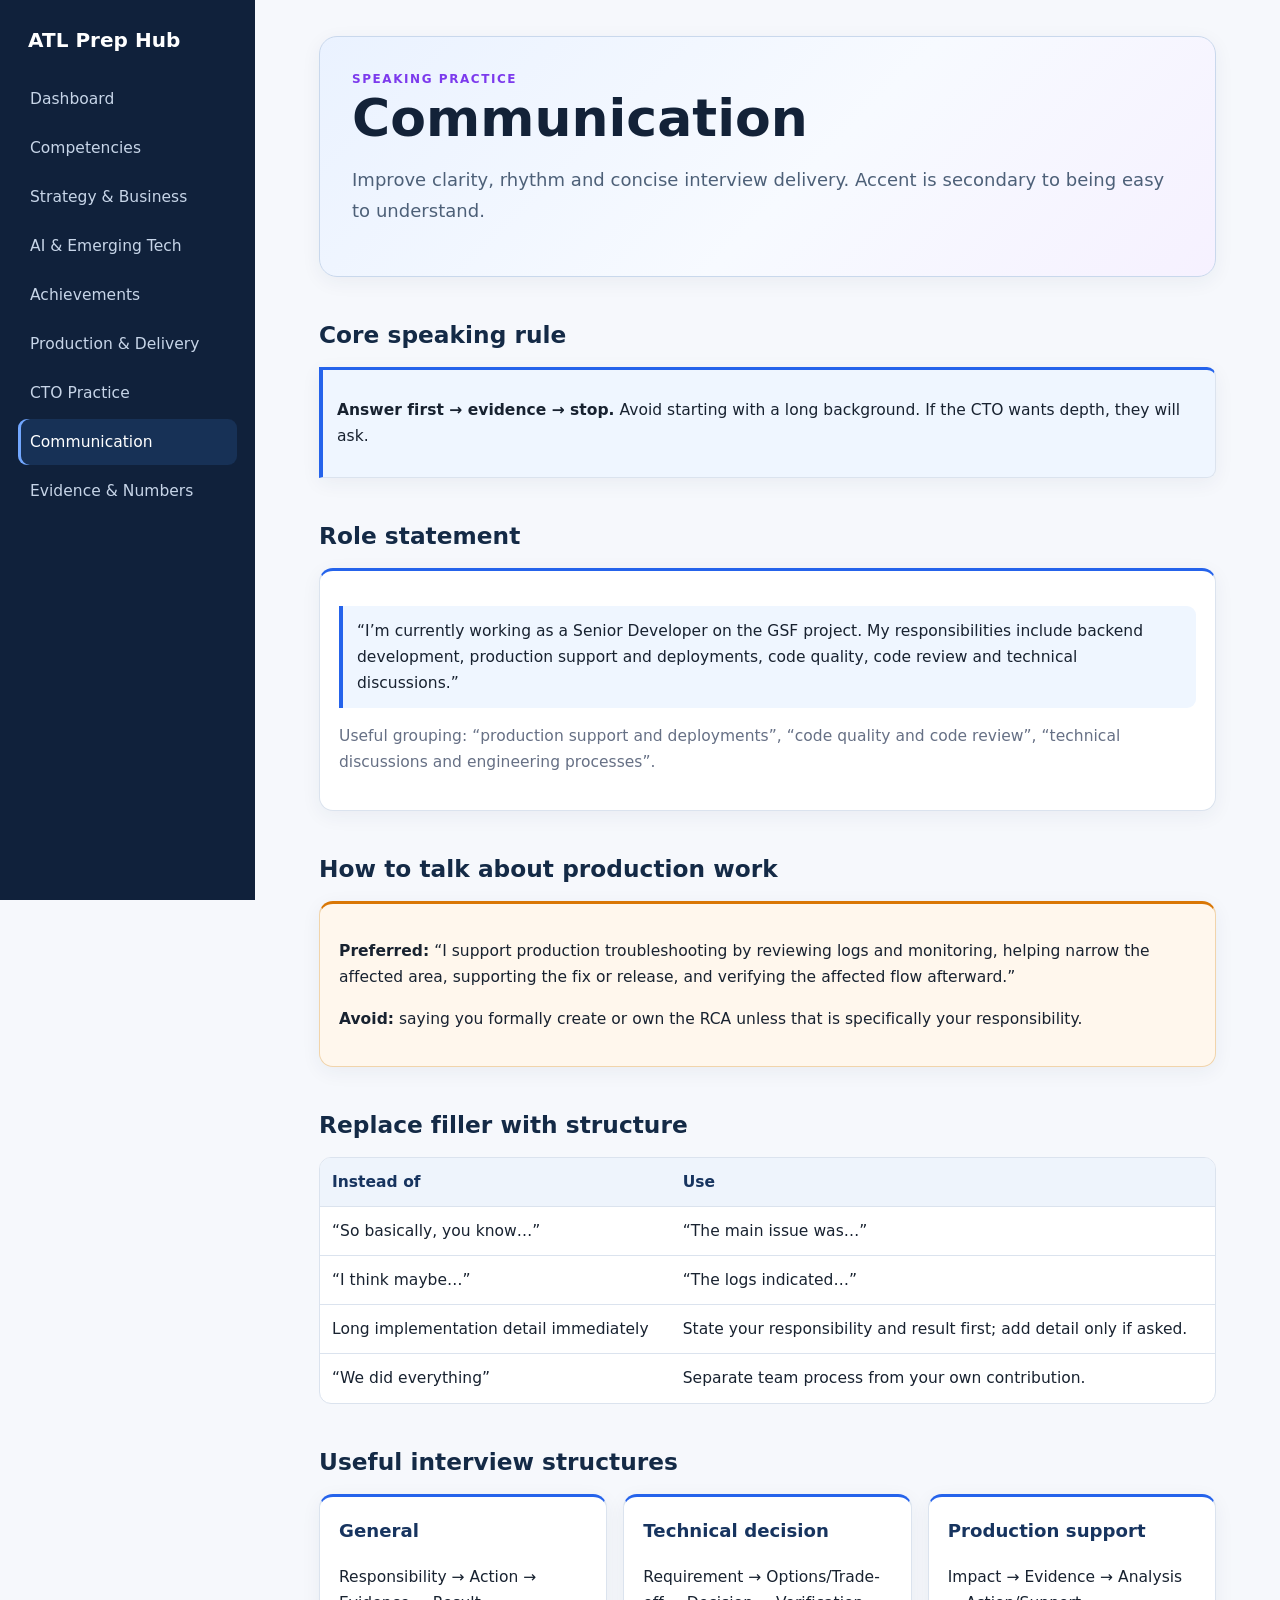
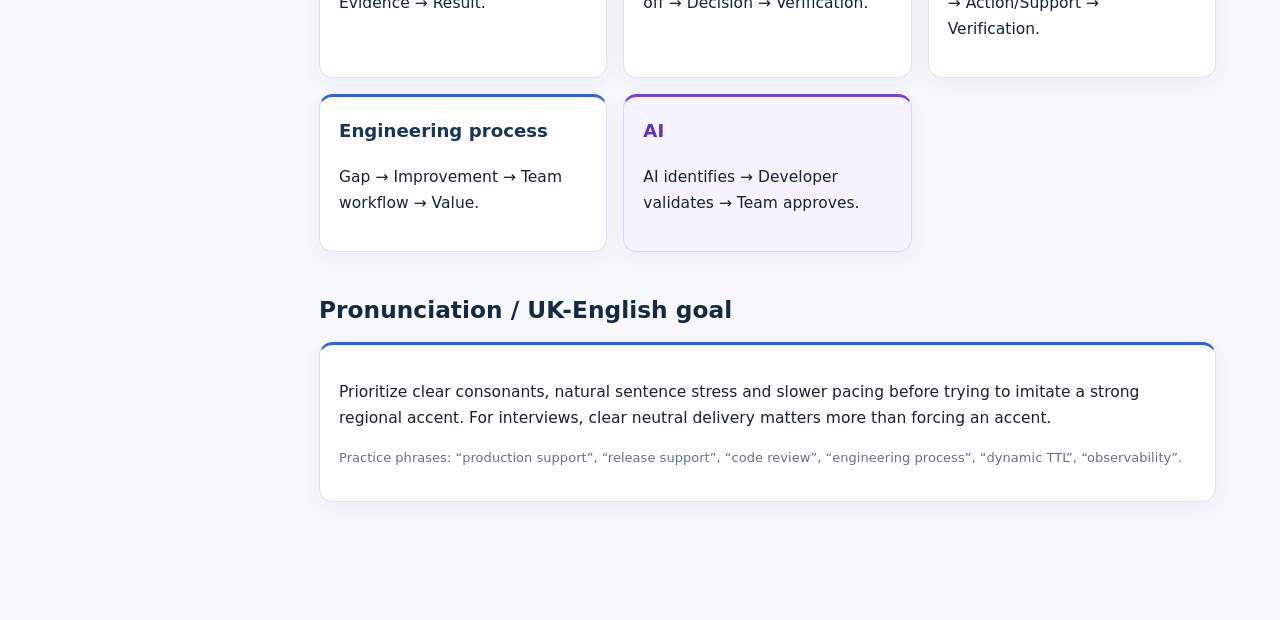
<file: communication.html>
<!doctype html><html><head><meta charset="utf-8"><meta name="viewport" content="width=device-width,initial-scale=1"><title>Communication · ATL Prep</title><link rel="stylesheet" href="styles.css"><script defer src="app.js"></script></head><body><div class="site"><nav class="sidebar"><div class="brand">ATL Prep Hub</div><a href="index.html">Dashboard</a><a href="competencies.html">Competencies</a><a href="strategy.html">Strategy & Business</a><a href="ai.html">AI & Emerging Tech</a><a href="achievements.html">Achievements</a><a href="scenarios.html">Production & Delivery</a><a href="practice.html">CTO Practice</a><a href="communication.html">Communication</a><a href="numbers.html">Evidence & Numbers</a></nav><main class="content"><div class="hero"><div class="kicker">Speaking practice</div><h1>Communication</h1><p class="lead">Improve clarity, rhythm and concise interview delivery. Accent is secondary to being easy to understand.</p></div><section class="section"><h2>Core speaking rule</h2><div class="card answer"><p><b>Answer first → evidence → stop.</b> Avoid starting with a long background. If the CTO wants depth, they will ask.</p></div></section><section class="section"><h2>Role statement</h2><div class="card"><p class="answer">“I’m currently working as a Senior Developer on the GSF project. My responsibilities include backend development, production support and deployments, code quality, code review and technical discussions.”</p><p class="muted">Useful grouping: “production support and deployments”, “code quality and code review”, “technical discussions and engineering processes”.</p></div></section><section class="section"><h2>How to talk about production work</h2><div class="card warn"><p><b>Preferred:</b> “I support production troubleshooting by reviewing logs and monitoring, helping narrow the affected area, supporting the fix or release, and verifying the affected flow afterward.”</p><p><b>Avoid:</b> saying you formally create or own the RCA unless that is specifically your responsibility.</p></div></section><section class="section"><h2>Replace filler with structure</h2><table class="table"><tr><th>Instead of</th><th>Use</th></tr><tr><td>“So basically, you know…”</td><td>“The main issue was…”</td></tr><tr><td>“I think maybe…”</td><td>“The logs indicated…”</td></tr><tr><td>Long implementation detail immediately</td><td>State your responsibility and result first; add detail only if asked.</td></tr><tr><td>“We did everything”</td><td>Separate team process from your own contribution.</td></tr></table></section><section class="section"><h2>Useful interview structures</h2><div class="grid"><div class="card"><h3>General</h3><p>Responsibility → Action → Evidence → Result.</p></div><div class="card"><h3>Technical decision</h3><p>Requirement → Options/Trade-off → Decision → Verification.</p></div><div class="card"><h3>Production support</h3><p>Impact → Evidence → Analysis → Action/Support → Verification.</p></div><div class="card"><h3>Engineering process</h3><p>Gap → Improvement → Team workflow → Value.</p></div><div class="card ai"><h3>AI</h3><p>AI identifies → Developer validates → Team approves.</p></div></div></section><section class="section"><h2>Pronunciation / UK-English goal</h2><div class="card"><p>Prioritize clear consonants, natural sentence stress and slower pacing before trying to imitate a strong regional accent. For interviews, clear neutral delivery matters more than forcing an accent.</p><p class="small muted">Practice phrases: “production support”, “release support”, “code review”, “engineering process”, “dynamic TTL”, “observability”.</p></div></section></main></div></body></html>
</file>
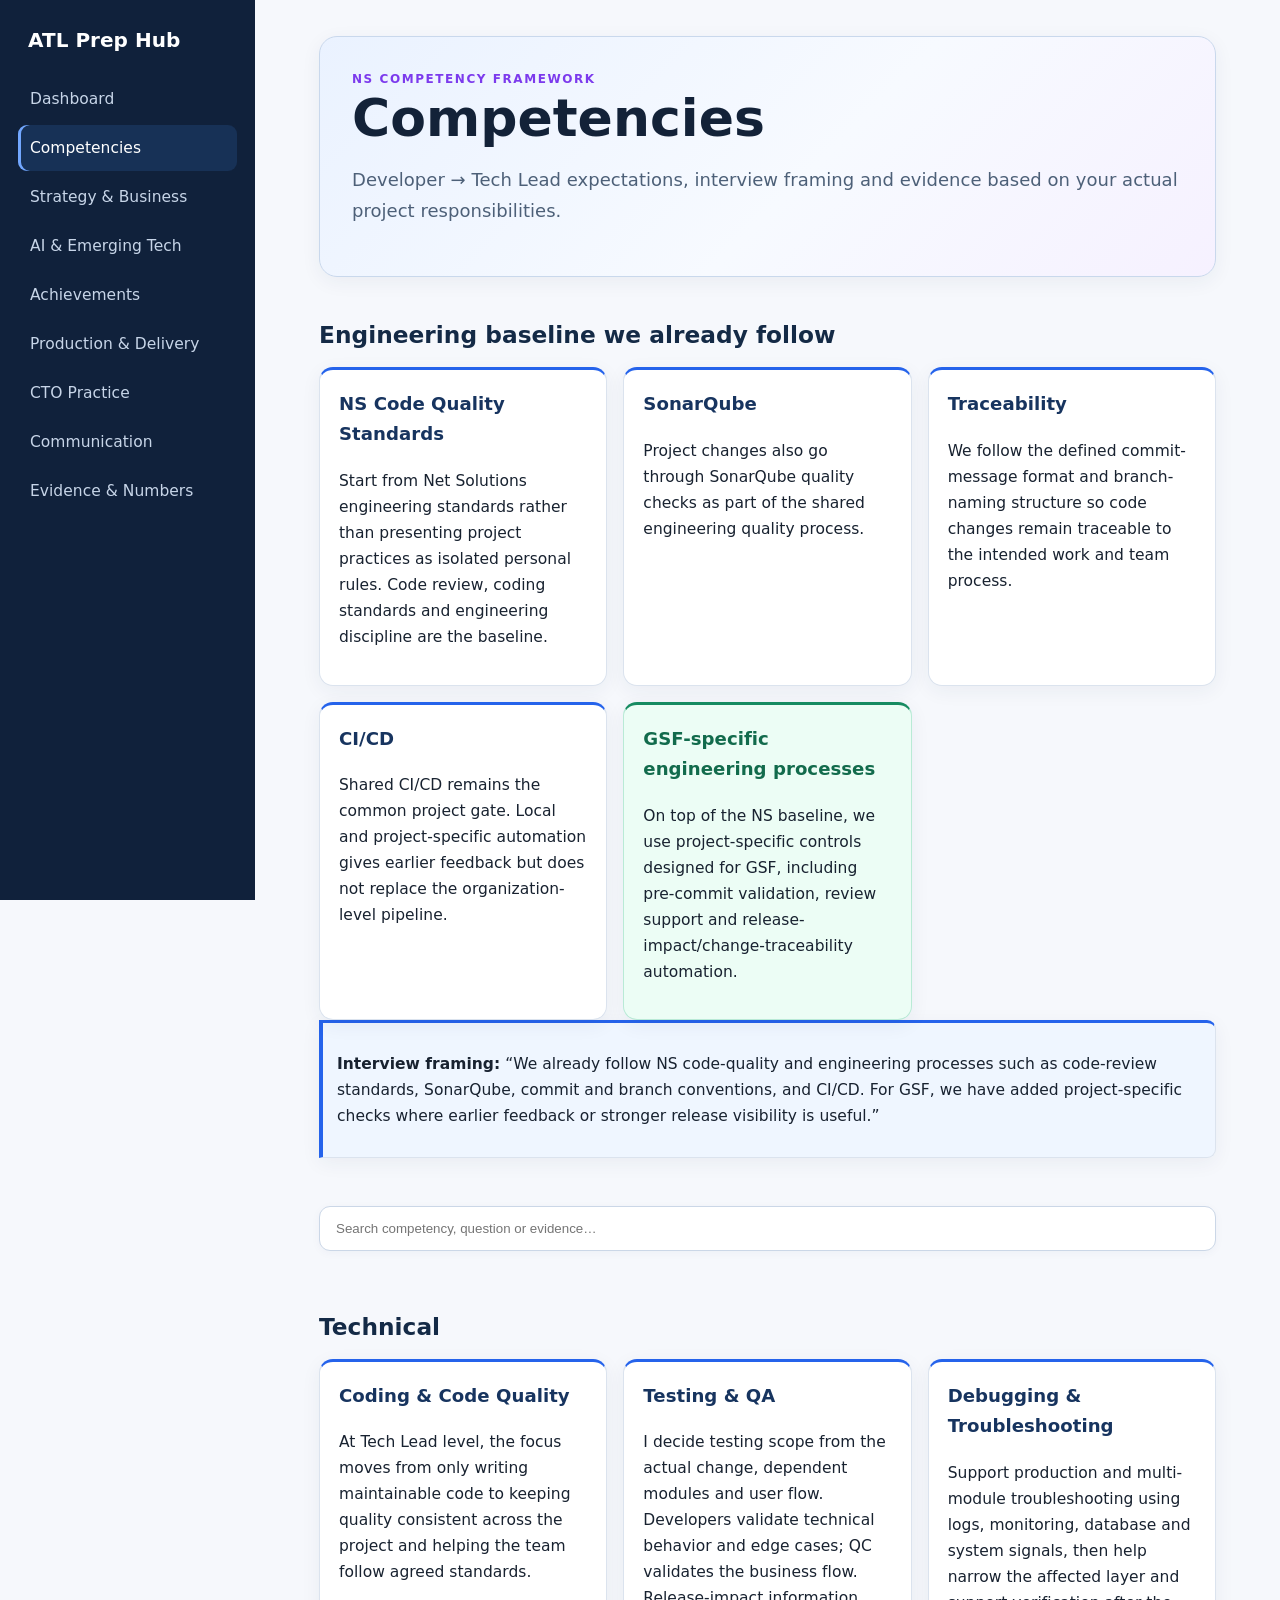
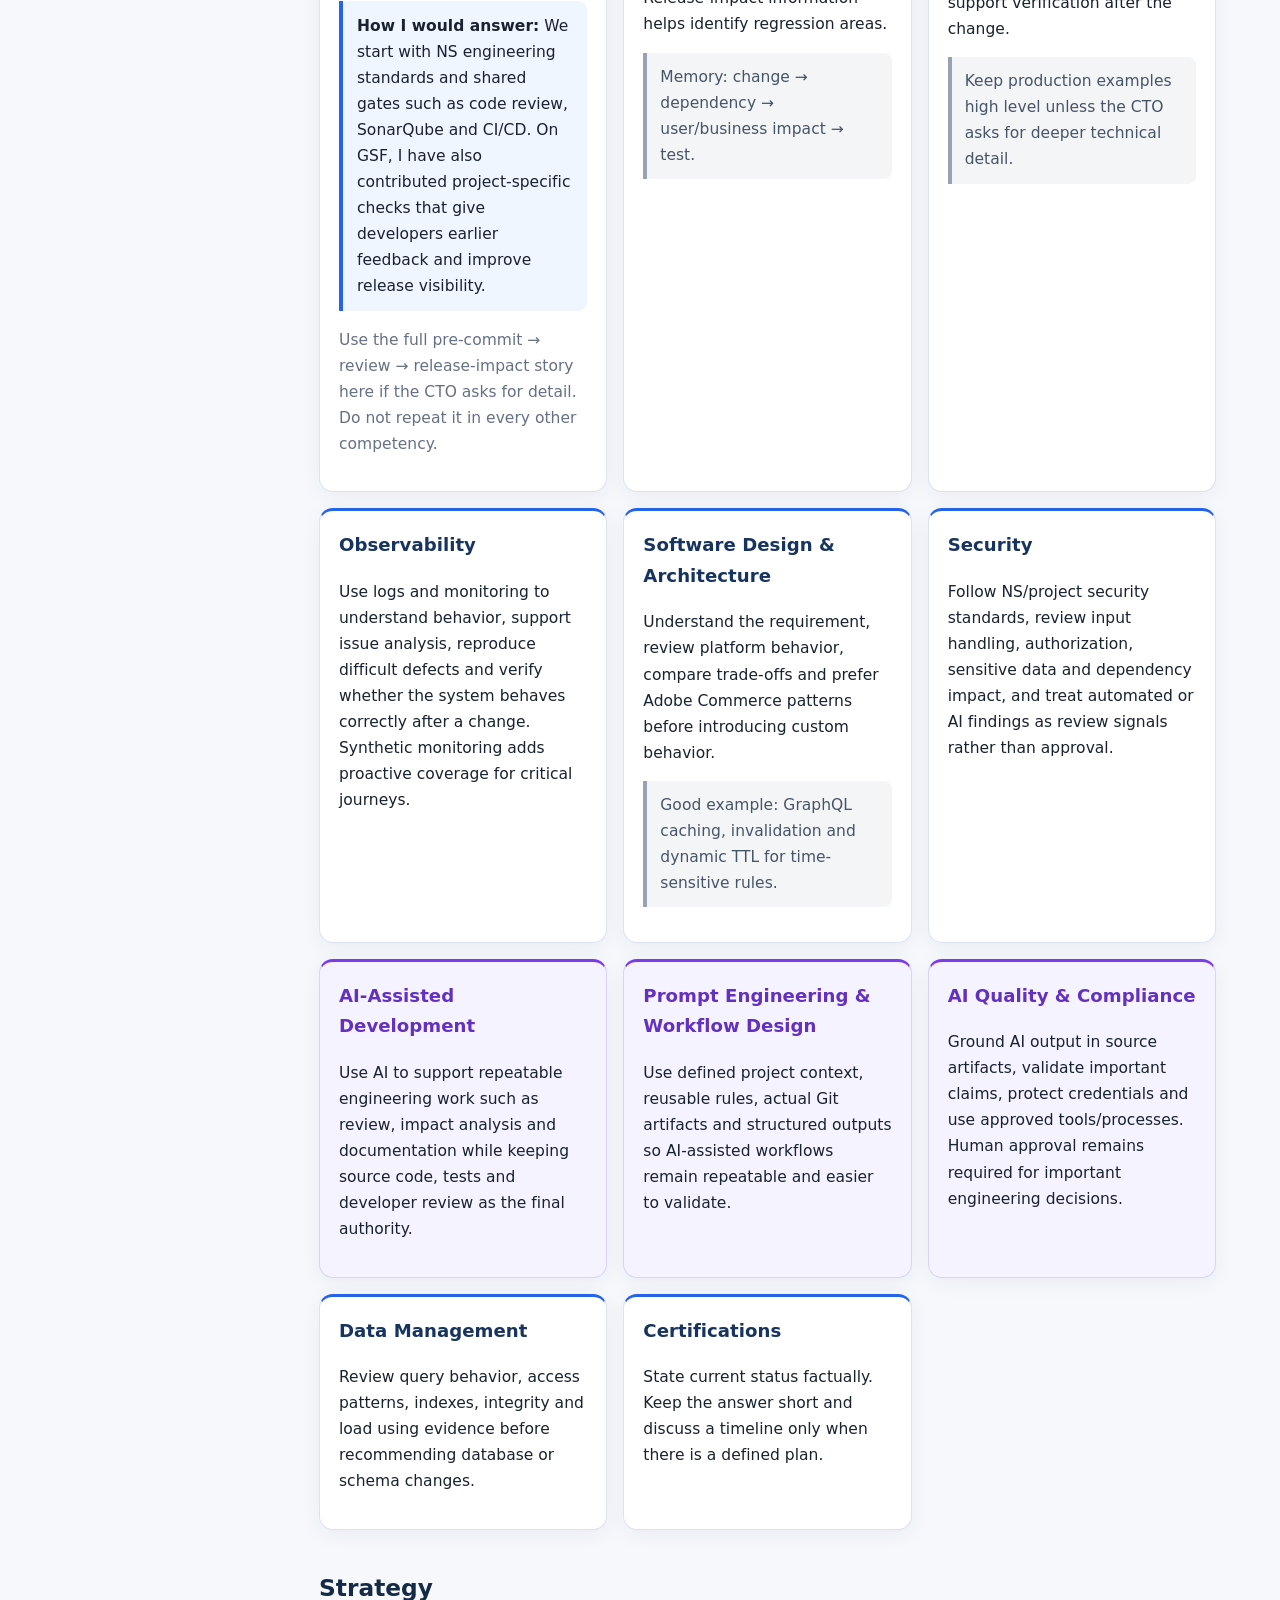
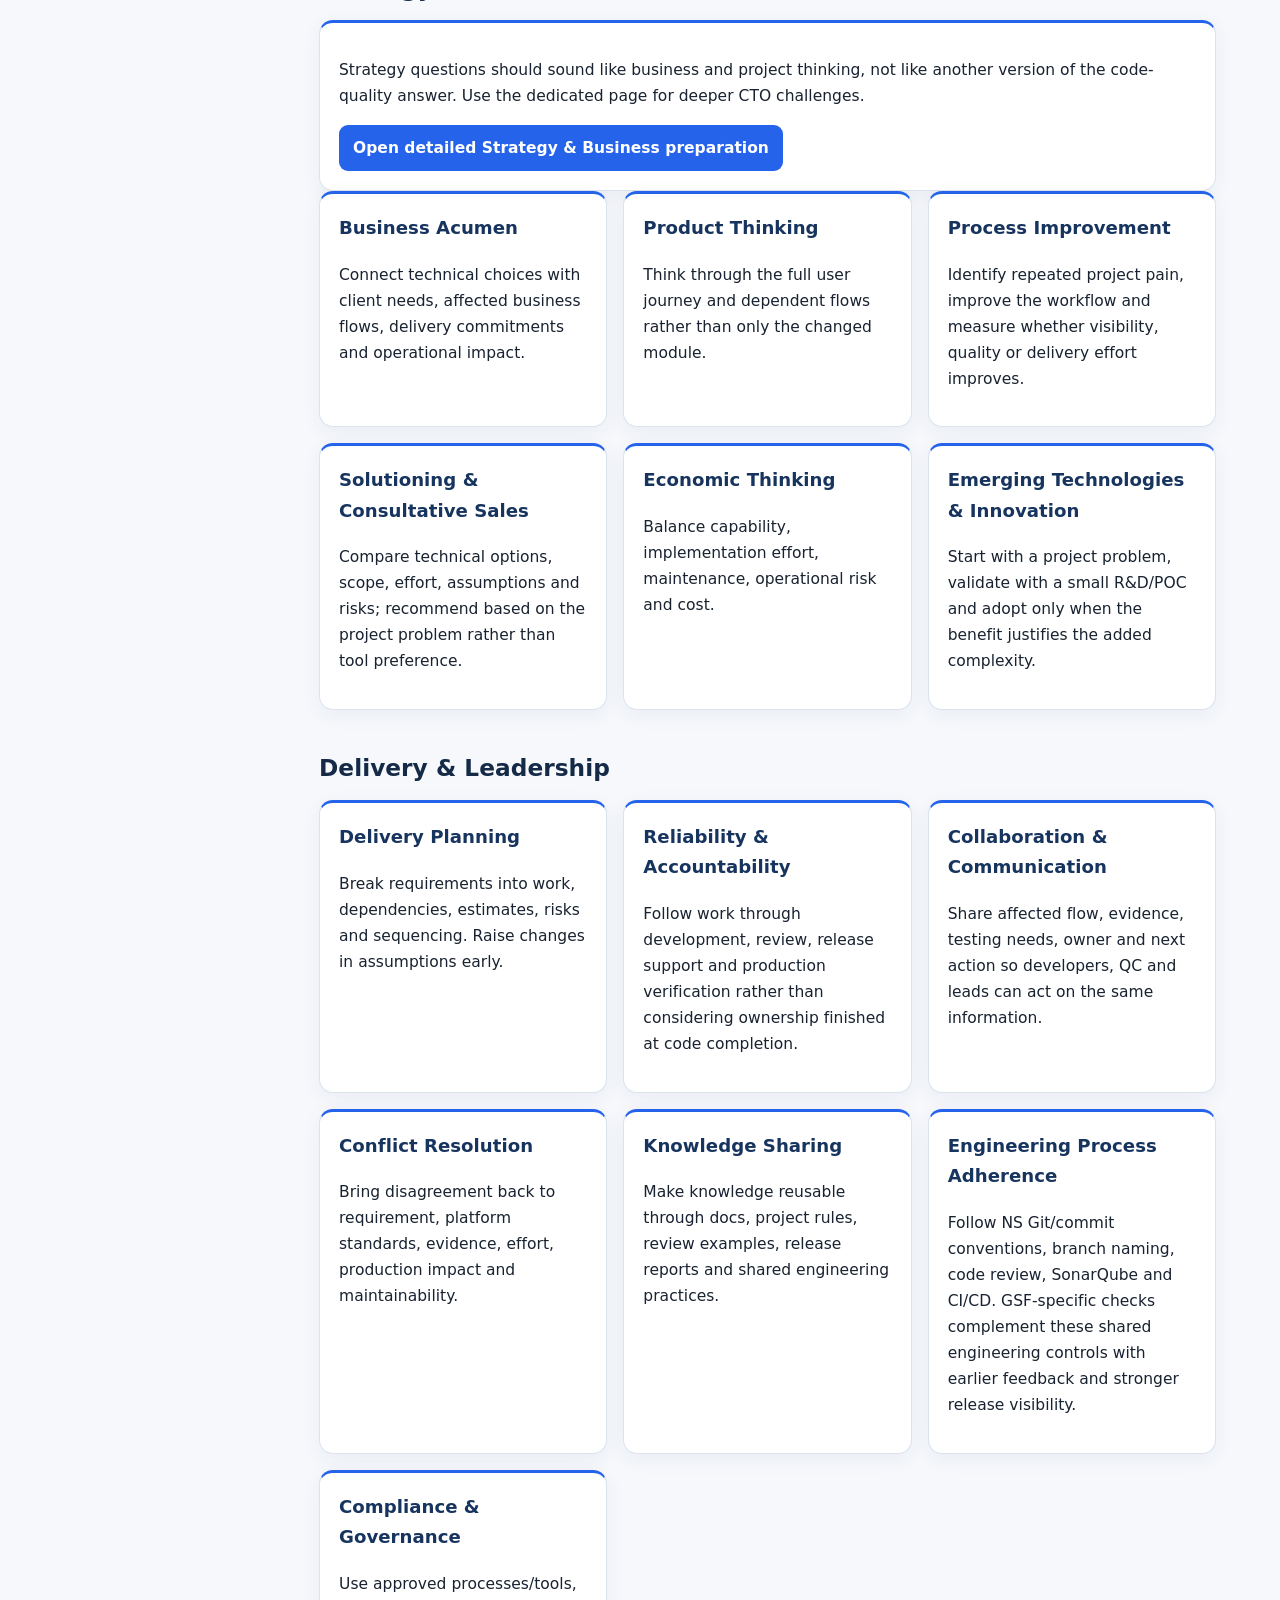
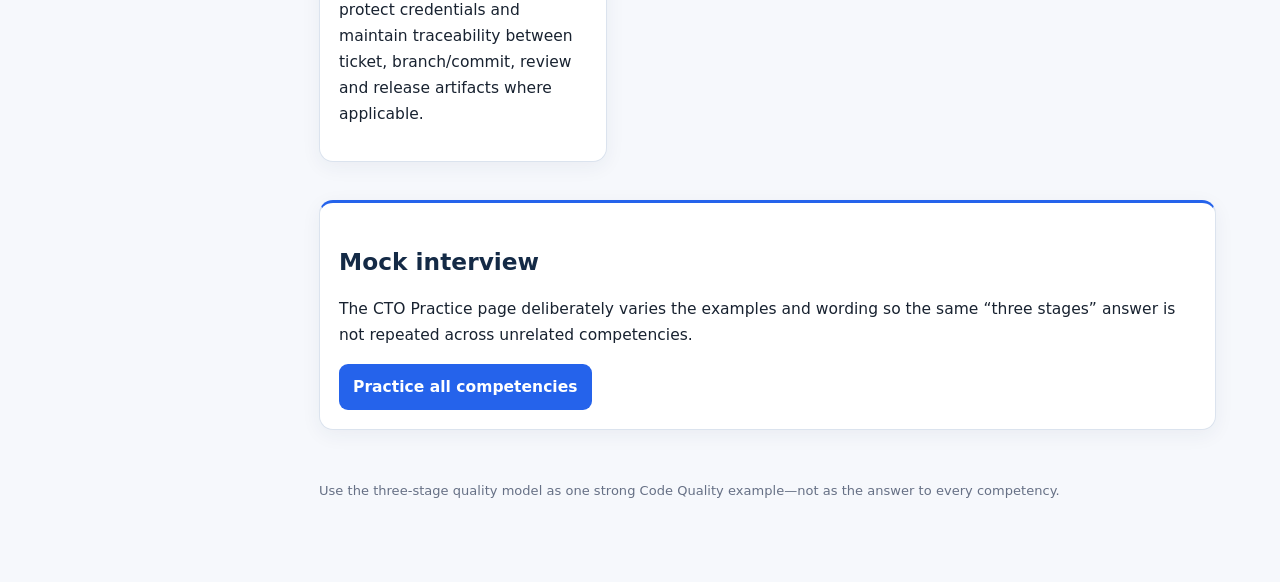
<file: competencies.html>
<!doctype html><html><head><meta charset="utf-8"><meta name="viewport" content="width=device-width,initial-scale=1"><title>Competencies · ATL Prep</title><link rel="stylesheet" href="styles.css"><script defer src="app.js"></script></head><body><div class="site"><nav class="sidebar"><div class="brand">ATL Prep Hub</div><a href="index.html">Dashboard</a><a href="competencies.html">Competencies</a><a href="strategy.html">Strategy & Business</a><a href="ai.html">AI & Emerging Tech</a><a href="achievements.html">Achievements</a><a href="scenarios.html">Production & Delivery</a><a href="practice.html">CTO Practice</a><a href="communication.html">Communication</a><a href="numbers.html">Evidence & Numbers</a></nav><main class="content"><div class="hero"><div class="kicker">NS Competency Framework</div><h1>Competencies</h1><p class="lead">Developer → Tech Lead expectations, interview framing and evidence based on your actual project responsibilities.</p></div><section class="section"><h2>Engineering baseline we already follow</h2><div class="grid"><div class="card"><h3>NS Code Quality Standards</h3><p>Start from Net Solutions engineering standards rather than presenting project practices as isolated personal rules. Code review, coding standards and engineering discipline are the baseline.</p></div><div class="card"><h3>SonarQube</h3><p>Project changes also go through SonarQube quality checks as part of the shared engineering quality process.</p></div><div class="card"><h3>Traceability</h3><p>We follow the defined commit-message format and branch-naming structure so code changes remain traceable to the intended work and team process.</p></div><div class="card"><h3>CI/CD</h3><p>Shared CI/CD remains the common project gate. Local and project-specific automation gives earlier feedback but does not replace the organization-level pipeline.</p></div><div class="card evidence"><h3>GSF-specific engineering processes</h3><p>On top of the NS baseline, we use project-specific controls designed for GSF, including pre-commit validation, review support and release-impact/change-traceability automation.</p></div></div><div class="card answer"><p><b>Interview framing:</b> “We already follow NS code-quality and engineering processes such as code-review standards, SonarQube, commit and branch conventions, and CI/CD. For GSF, we have added project-specific checks where earlier feedback or stronger release visibility is useful.”</p></div></section><input data-search class="search" placeholder="Search competency, question or evidence…"><section class="section"><h2>Technical</h2><div class="grid"><div class="card" data-search-item><h3>Coding & Code Quality</h3><p>At Tech Lead level, the focus moves from only writing maintainable code to keeping quality consistent across the project and helping the team follow agreed standards.</p><p class="answer"><b>How I would answer:</b> We start with NS engineering standards and shared gates such as code review, SonarQube and CI/CD. On GSF, I have also contributed project-specific checks that give developers earlier feedback and improve release visibility.</p><p class="muted">Use the full pre-commit → review → release-impact story here if the CTO asks for detail. Do not repeat it in every other competency.</p></div><div class="card" data-search-item><h3>Testing & QA</h3><p>I decide testing scope from the actual change, dependent modules and user flow. Developers validate technical behavior and edge cases; QC validates the business flow. Release-impact information helps identify regression areas.</p><p class="memory">Memory: change → dependency → user/business impact → test.</p></div><div class="card" data-search-item><h3>Debugging & Troubleshooting</h3><p>Support production and multi-module troubleshooting using logs, monitoring, database and system signals, then help narrow the affected layer and support verification after the change.</p><p class="memory">Keep production examples high level unless the CTO asks for deeper technical detail.</p></div><div class="card" data-search-item><h3>Observability</h3><p>Use logs and monitoring to understand behavior, support issue analysis, reproduce difficult defects and verify whether the system behaves correctly after a change. Synthetic monitoring adds proactive coverage for critical journeys.</p></div><div class="card" data-search-item><h3>Software Design & Architecture</h3><p>Understand the requirement, review platform behavior, compare trade-offs and prefer Adobe Commerce patterns before introducing custom behavior.</p><p class="memory">Good example: GraphQL caching, invalidation and dynamic TTL for time-sensitive rules.</p></div><div class="card" data-search-item><h3>Security</h3><p>Follow NS/project security standards, review input handling, authorization, sensitive data and dependency impact, and treat automated or AI findings as review signals rather than approval.</p></div><div class="card ai" data-search-item><h3>AI-Assisted Development</h3><p>Use AI to support repeatable engineering work such as review, impact analysis and documentation while keeping source code, tests and developer review as the final authority.</p></div><div class="card ai" data-search-item><h3>Prompt Engineering & Workflow Design</h3><p>Use defined project context, reusable rules, actual Git artifacts and structured outputs so AI-assisted workflows remain repeatable and easier to validate.</p></div><div class="card ai" data-search-item><h3>AI Quality & Compliance</h3><p>Ground AI output in source artifacts, validate important claims, protect credentials and use approved tools/processes. Human approval remains required for important engineering decisions.</p></div><div class="card" data-search-item><h3>Data Management</h3><p>Review query behavior, access patterns, indexes, integrity and load using evidence before recommending database or schema changes.</p></div><div class="card" data-search-item><h3>Certifications</h3><p>State current status factually. Keep the answer short and discuss a timeline only when there is a defined plan.</p></div></div></section><section class="section"><h2>Strategy</h2><div class="card"><p>Strategy questions should sound like business and project thinking, not like another version of the code-quality answer. Use the dedicated page for deeper CTO challenges.</p><a class="cta" href="strategy.html">Open detailed Strategy & Business preparation</a></div><div class="grid"><div class="card" data-search-item><h3>Business Acumen</h3><p>Connect technical choices with client needs, affected business flows, delivery commitments and operational impact.</p></div><div class="card" data-search-item><h3>Product Thinking</h3><p>Think through the full user journey and dependent flows rather than only the changed module.</p></div><div class="card" data-search-item><h3>Process Improvement</h3><p>Identify repeated project pain, improve the workflow and measure whether visibility, quality or delivery effort improves.</p></div><div class="card" data-search-item><h3>Solutioning & Consultative Sales</h3><p>Compare technical options, scope, effort, assumptions and risks; recommend based on the project problem rather than tool preference.</p></div><div class="card" data-search-item><h3>Economic Thinking</h3><p>Balance capability, implementation effort, maintenance, operational risk and cost.</p></div><div class="card" data-search-item><h3>Emerging Technologies & Innovation</h3><p>Start with a project problem, validate with a small R&amp;D/POC and adopt only when the benefit justifies the added complexity.</p></div></div></section><section class="section"><h2>Delivery & Leadership</h2><div class="grid"><div class="card" data-search-item><h3>Delivery Planning</h3><p>Break requirements into work, dependencies, estimates, risks and sequencing. Raise changes in assumptions early.</p></div><div class="card" data-search-item><h3>Reliability & Accountability</h3><p>Follow work through development, review, release support and production verification rather than considering ownership finished at code completion.</p></div><div class="card" data-search-item><h3>Collaboration & Communication</h3><p>Share affected flow, evidence, testing needs, owner and next action so developers, QC and leads can act on the same information.</p></div><div class="card" data-search-item><h3>Conflict Resolution</h3><p>Bring disagreement back to requirement, platform standards, evidence, effort, production impact and maintainability.</p></div><div class="card" data-search-item><h3>Knowledge Sharing</h3><p>Make knowledge reusable through docs, project rules, review examples, release reports and shared engineering practices.</p></div><div class="card" data-search-item><h3>Engineering Process Adherence</h3><p>Follow NS Git/commit conventions, branch naming, code review, SonarQube and CI/CD. GSF-specific checks complement these shared engineering controls with earlier feedback and stronger release visibility.</p></div><div class="card" data-search-item><h3>Compliance & Governance</h3><p>Use approved processes/tools, protect credentials and maintain traceability between ticket, branch/commit, review and release artifacts where applicable.</p></div></div></section><section class="section"><div class="card"><h2>Mock interview</h2><p>The CTO Practice page deliberately varies the examples and wording so the same “three stages” answer is not repeated across unrelated competencies.</p><a class="cta" href="practice.html">Practice all competencies</a></div></section><div class="footer">Use the three-stage quality model as one strong Code Quality example—not as the answer to every competency.</div></main></div></body></html>
</file>
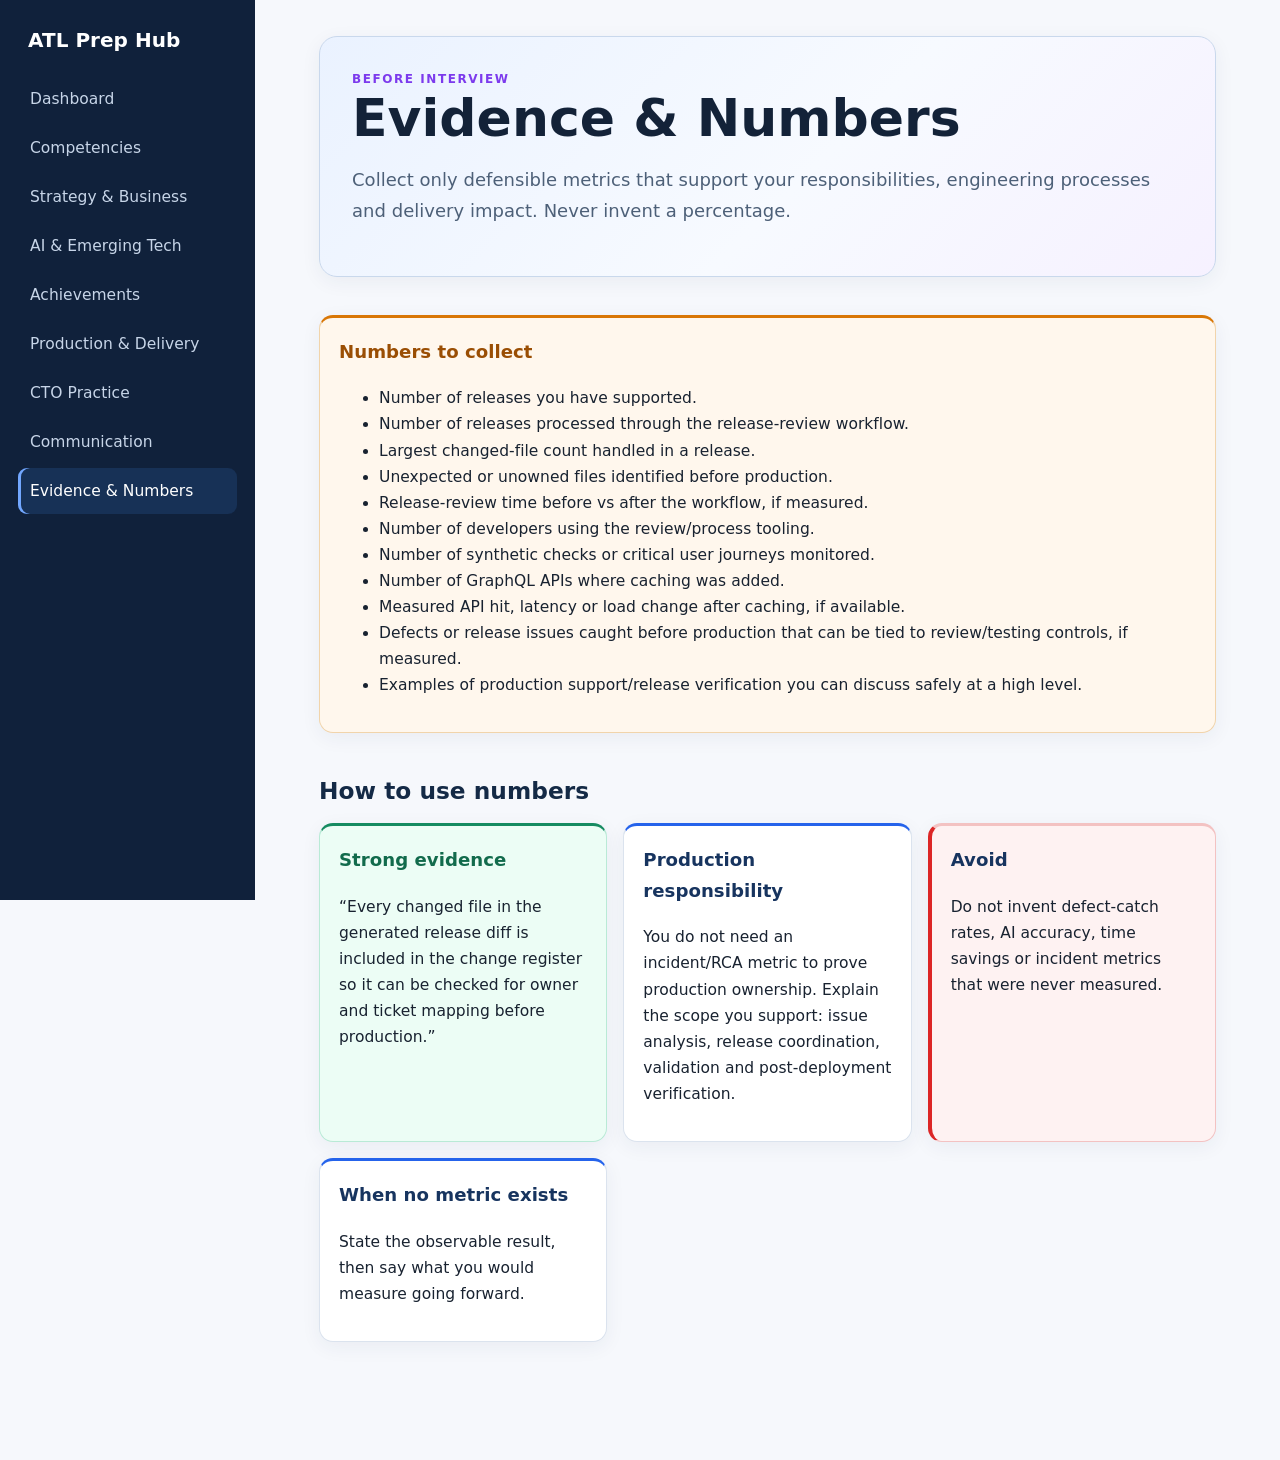
<file: numbers.html>
<!doctype html><html><head><meta charset="utf-8"><meta name="viewport" content="width=device-width,initial-scale=1"><title>Evidence & Numbers · ATL Prep</title><link rel="stylesheet" href="styles.css"><script defer src="app.js"></script></head><body><div class="site"><nav class="sidebar"><div class="brand">ATL Prep Hub</div><a href="index.html">Dashboard</a><a href="competencies.html">Competencies</a><a href="strategy.html">Strategy & Business</a><a href="ai.html">AI & Emerging Tech</a><a href="achievements.html">Achievements</a><a href="scenarios.html">Production & Delivery</a><a href="practice.html">CTO Practice</a><a href="communication.html">Communication</a><a href="numbers.html">Evidence & Numbers</a></nav><main class="content"><div class="hero"><div class="kicker">Before interview</div><h1>Evidence & Numbers</h1><p class="lead">Collect only defensible metrics that support your responsibilities, engineering processes and delivery impact. Never invent a percentage.</p></div><section class="section"><div class="card warn"><h3>Numbers to collect</h3><ul><li>Number of releases you have supported.</li><li>Number of releases processed through the release-review workflow.</li><li>Largest changed-file count handled in a release.</li><li>Unexpected or unowned files identified before production.</li><li>Release-review time before vs after the workflow, if measured.</li><li>Number of developers using the review/process tooling.</li><li>Number of synthetic checks or critical user journeys monitored.</li><li>Number of GraphQL APIs where caching was added.</li><li>Measured API hit, latency or load change after caching, if available.</li><li>Defects or release issues caught before production that can be tied to review/testing controls, if measured.</li><li>Examples of production support/release verification you can discuss safely at a high level.</li></ul></div></section><section class="section"><h2>How to use numbers</h2><div class="grid"><div class="card evidence"><h3>Strong evidence</h3><p>“Every changed file in the generated release diff is included in the change register so it can be checked for owner and ticket mapping before production.”</p></div><div class="card"><h3>Production responsibility</h3><p>You do not need an incident/RCA metric to prove production ownership. Explain the scope you support: issue analysis, release coordination, validation and post-deployment verification.</p></div><div class="card risk"><h3>Avoid</h3><p>Do not invent defect-catch rates, AI accuracy, time savings or incident metrics that were never measured.</p></div><div class="card"><h3>When no metric exists</h3><p>State the observable result, then say what you would measure going forward.</p></div></div></section></main></div></body></html>
</file>
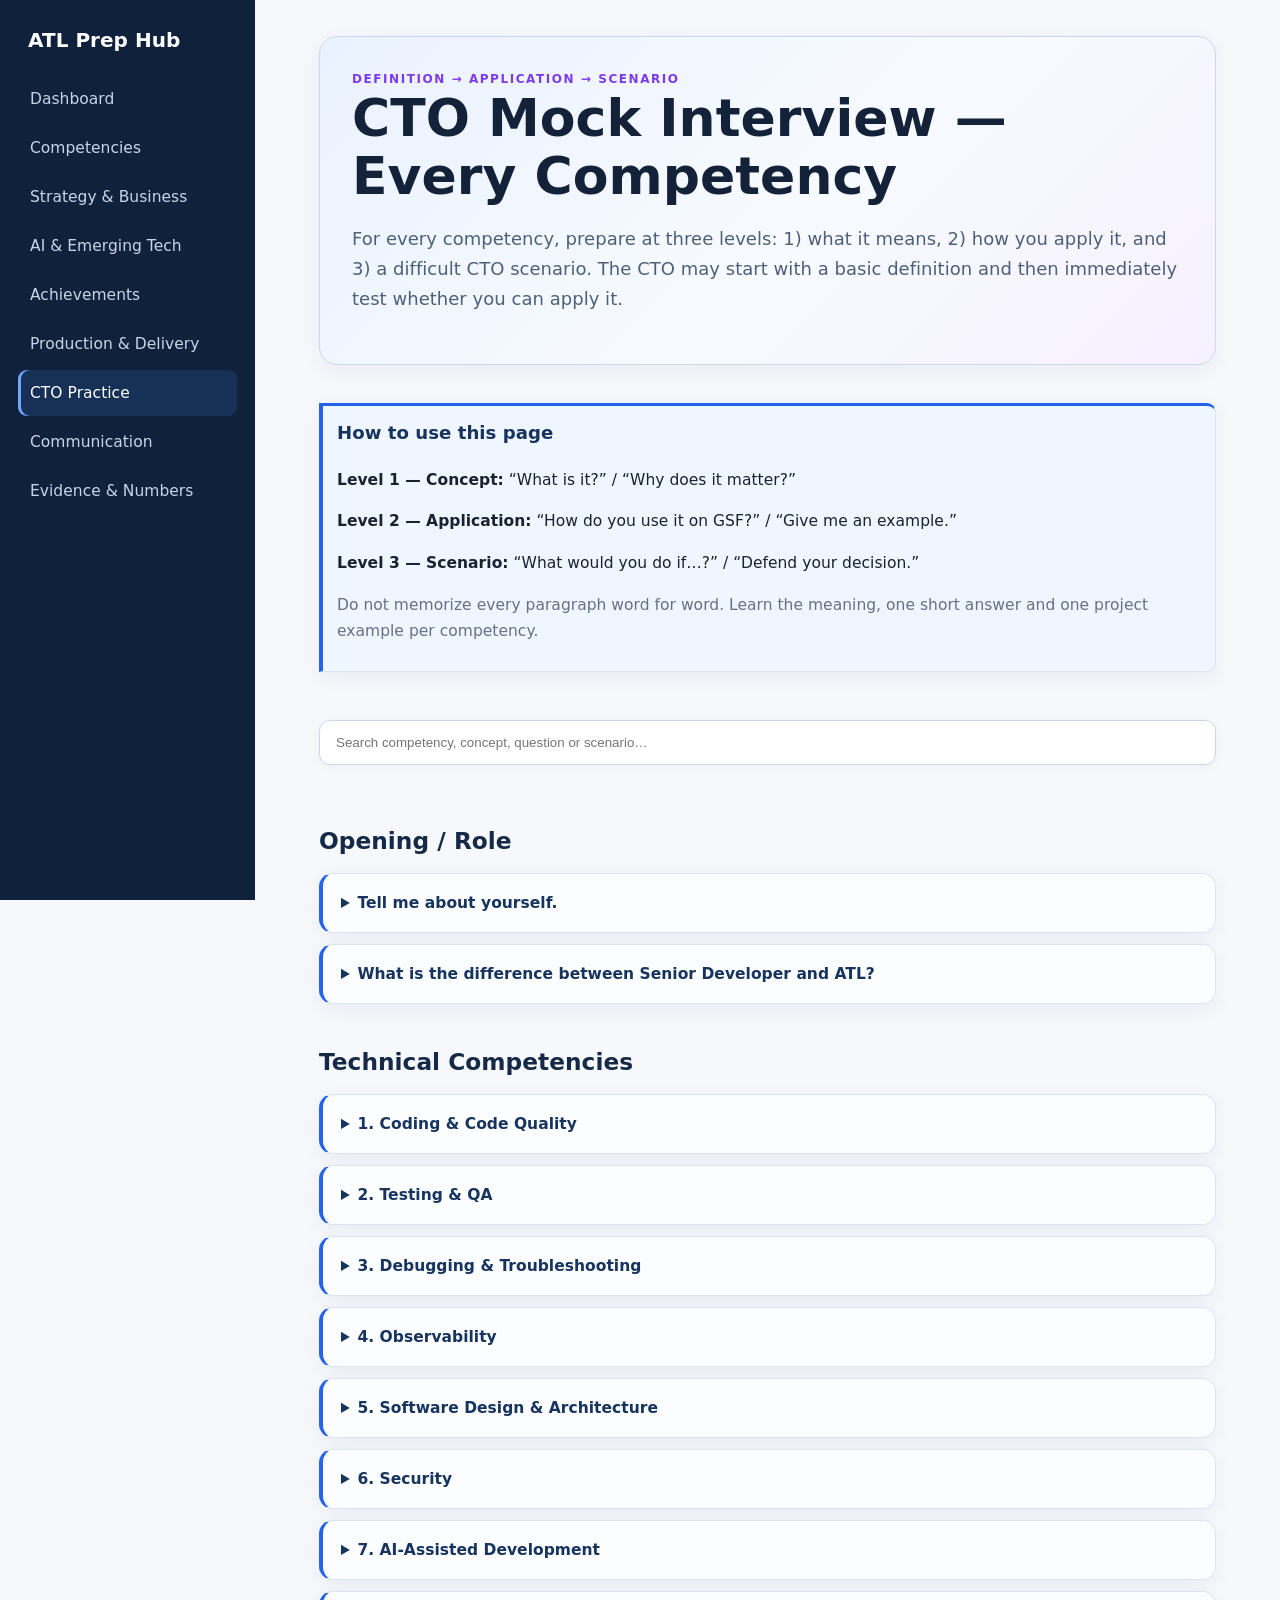
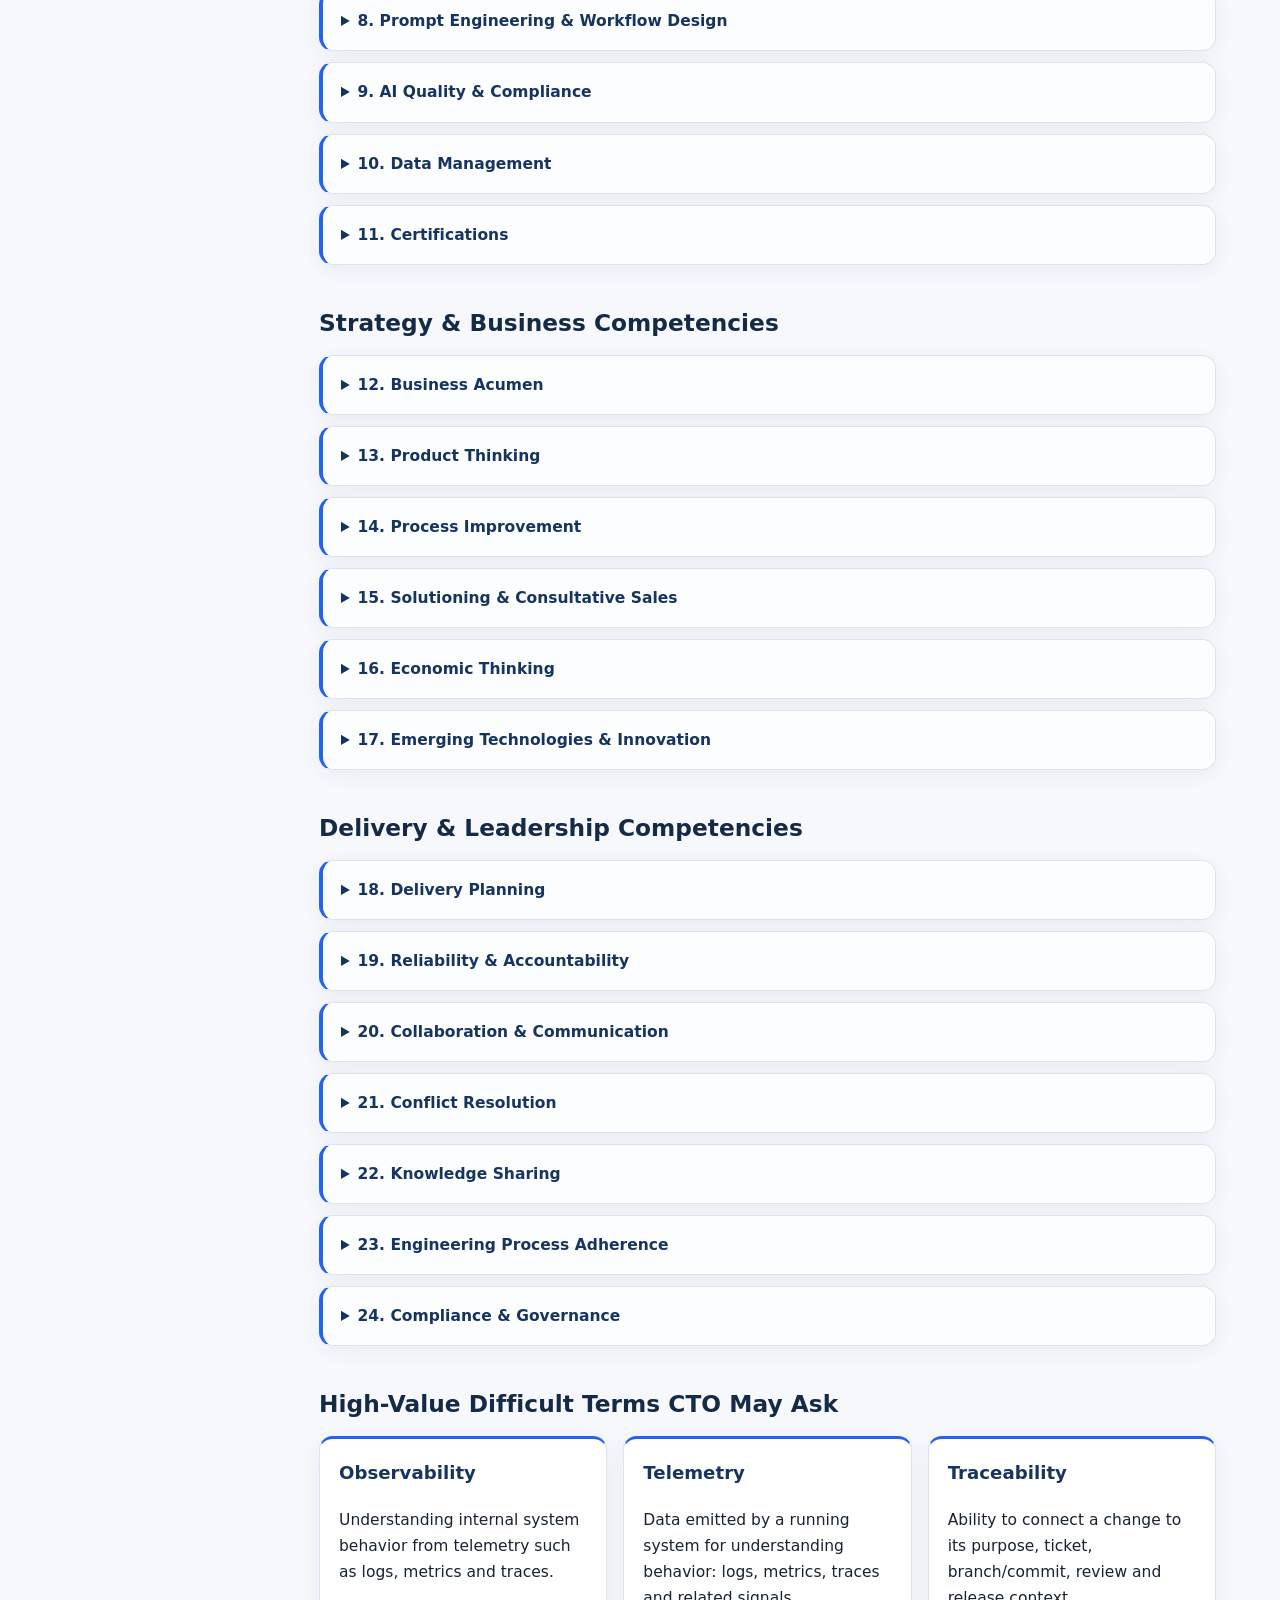
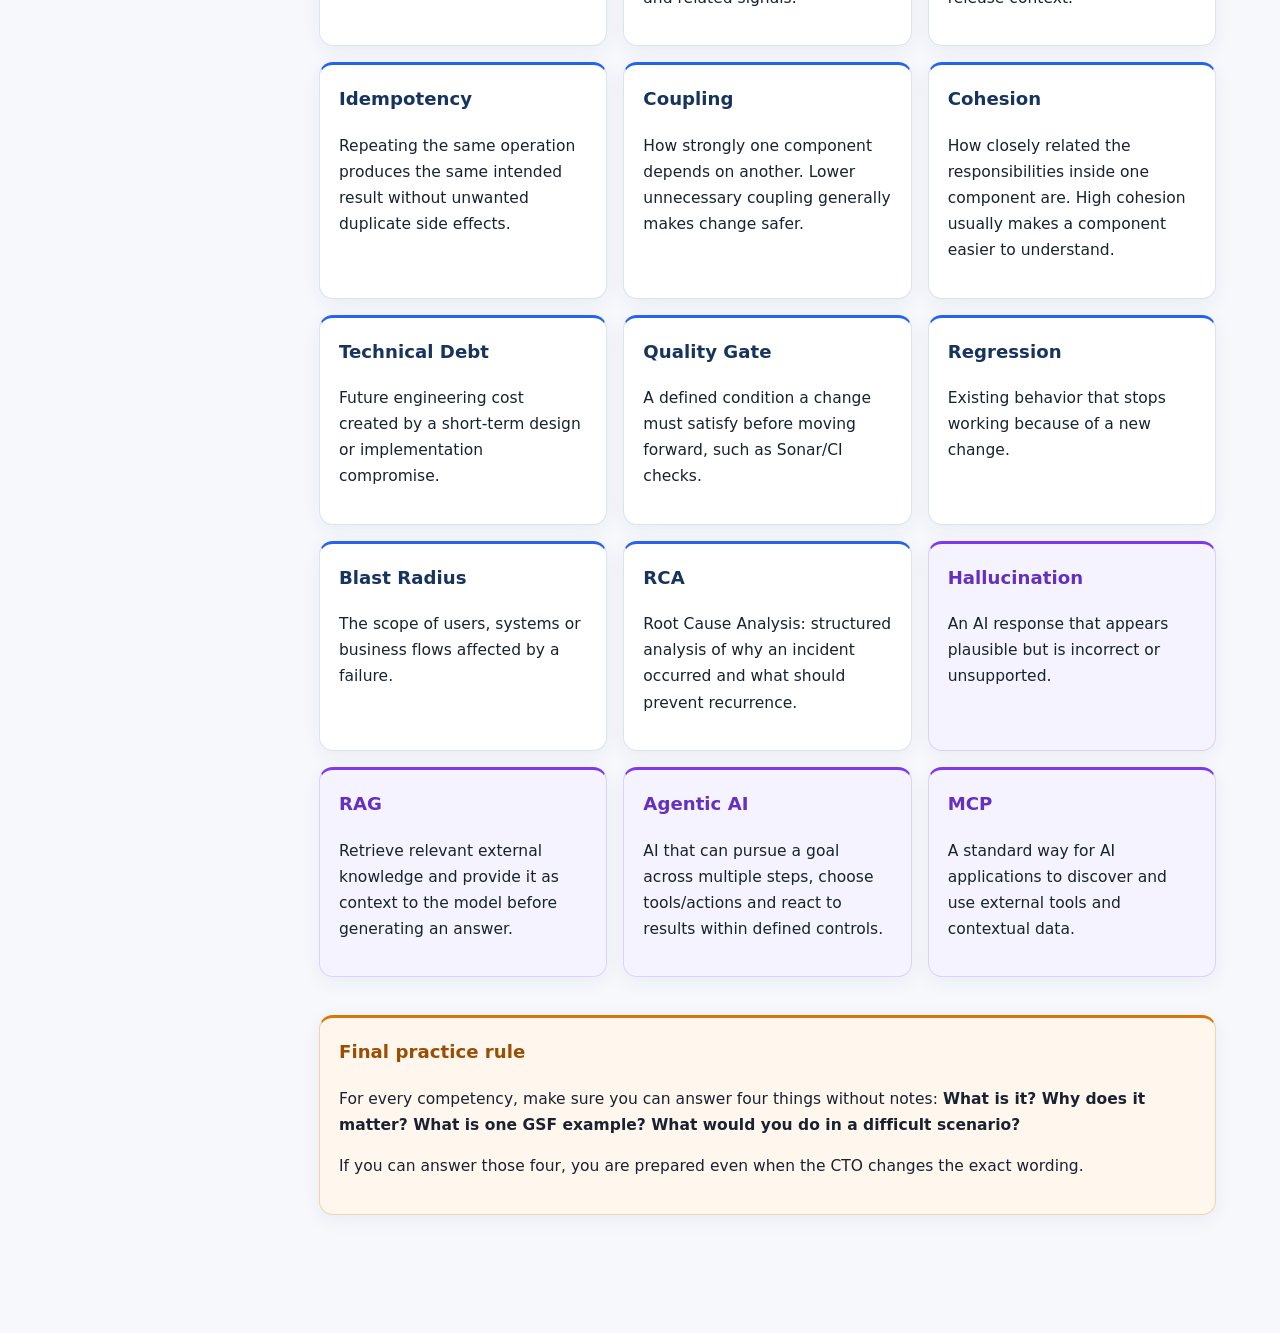
<file: practice.html>
<!doctype html><html><head><meta charset="utf-8"><meta name="viewport" content="width=device-width,initial-scale=1"><title>CTO Practice · ATL Prep</title><link rel="stylesheet" href="styles.css"><script defer src="app.js"></script></head><body><div class="site"><nav class="sidebar"><div class="brand">ATL Prep Hub</div><a href="index.html">Dashboard</a><a href="competencies.html">Competencies</a><a href="strategy.html">Strategy & Business</a><a href="ai.html">AI & Emerging Tech</a><a href="achievements.html">Achievements</a><a href="scenarios.html">Production & Delivery</a><a href="practice.html">CTO Practice</a><a href="communication.html">Communication</a><a href="numbers.html">Evidence & Numbers</a></nav><main class="content"><div class="hero"><div class="kicker">Definition → Application → Scenario</div><h1>CTO Mock Interview — Every Competency</h1><p class="lead">For every competency, prepare at three levels: 1) what it means, 2) how you apply it, and 3) a difficult CTO scenario. The CTO may start with a basic definition and then immediately test whether you can apply it.</p></div><section class="section"><div class="card answer"><h3>How to use this page</h3><p><b>Level 1 — Concept:</b> “What is it?” / “Why does it matter?”</p><p><b>Level 2 — Application:</b> “How do you use it on GSF?” / “Give me an example.”</p><p><b>Level 3 — Scenario:</b> “What would you do if…?” / “Defend your decision.”</p><p class="muted">Do not memorize every paragraph word for word. Learn the meaning, one short answer and one project example per competency.</p></div></section><input data-search class="search" placeholder="Search competency, concept, question or scenario…"><section class="section"><h2>Opening / Role</h2><details data-search-item><summary>Tell me about yourself.</summary><p>I’m Babit Kumar, currently working as a Senior Developer at Net Solutions. My main stack is PHP, Magento/Adobe Commerce and GraphQL. On GSF I work on backend development, production support, code review, release support, performance and technical discussions. My scope has expanded into cross-module impact, release risk and project-level engineering improvements, which is why I’m preparing for ATL.</p></details><details data-search-item><summary>What is the difference between Senior Developer and ATL?</summary><p>A Senior Developer mainly owns implementation and quality of assigned work. ATL remains hands-on but also considers cross-module impact, technical decisions, delivery risk, team consistency, code-review quality and production outcome.</p></details></section><section class="section"><h2>Technical Competencies</h2><div data-search-item><details><summary>1. Coding & Code Quality</summary><p><b>Meaning:</b> Writing code that is readable, maintainable, testable and consistent with engineering standards. At Tech Lead level it also means protecting quality across the team through reviews, standards and engineering controls.</p><p><b>Important terms:</b> maintainability, readability, technical debt, static analysis, quality gate, code review, traceability.</p><p><b>Level 1 — CTO:</b> What do you mean by code quality?</p><p><b>You:</b> Code quality means the code is not only working today; it should be understandable, maintainable, testable and safe to change later. We also need consistent standards across the team.</p><p><b>Level 2 — CTO:</b> How do you maintain code quality on your project?</p><p><b>You:</b> We follow NS engineering standards, code review, SonarQube, commit and branch conventions and CI/CD. On GSF, we also use project-specific checks such as pre-commit validation and release-impact review for earlier feedback and stronger release visibility.</p><p><b>Level 3 — Scenario:</b> SonarQube passes, CI passes, but you think the design is poor. Will you approve?</p><p><b>You:</b> Not automatically. Automated gates check defined rules; they do not replace design judgment. I would explain the maintainability or scalability concern, suggest an alternative, and approve only when the risk is acceptable.</p></details></div><div data-search-item><details><summary>2. Testing & QA</summary><p><b>Meaning:</b> Verifying that software behaves correctly across normal flows, edge cases, integrations and regression areas. Testing is a shared engineering responsibility, not only QC responsibility.</p><p><b>Important terms:</b> unit test, integration test, regression testing, smoke testing, edge case, test coverage, acceptance criteria.</p><p><b>Level 1 — CTO:</b> What is the difference between unit, integration and regression testing?</p><p><b>You:</b> Unit tests validate small code units in isolation. Integration tests verify interaction between components or services. Regression testing checks that existing behavior still works after a change.</p><p><b>Level 2 — CTO:</b> How do you decide what should be tested?</p><p><b>You:</b> I start from the changed behavior, dependencies and affected user flows. Developers validate technical behavior and edge cases, while QC validates business flows.</p><p><b>Level 3 — Scenario:</b> A small backend change touches a shared service used by five modules. QC wants to test only the ticket flow. What do you do?</p><p><b>You:</b> I would explain the shared dependency and identify the affected modules. The regression scope should follow technical impact, not only the ticket description.</p></details></div><div data-search-item><details><summary>3. Debugging & Troubleshooting</summary><p><b>Meaning:</b> A systematic process of narrowing a problem using evidence until the affected layer or cause is understood well enough to take action.</p><p><b>Important terms:</b> reproduction, hypothesis, root cause, symptom, logs, traces, metrics, process state, isolation.</p><p><b>Level 1 — CTO:</b> What is the difference between a symptom and a root cause?</p><p><b>You:</b> A symptom is the visible failure, such as high CPU or an API error. The root cause is the underlying condition that creates that symptom.</p><p><b>Level 2 — CTO:</b> How do you debug a production issue?</p><p><b>You:</b> I first understand the impact, then use logs, monitoring, database and system signals to narrow the affected layer. I avoid changing code until the evidence points to the right area.</p><p><b>Level 3 — Scenario:</b> The issue cannot be reproduced locally and appears only for some customers. What do you do?</p><p><b>You:</b> I would use production evidence such as request identifiers, logs and monitoring to reconstruct the affected journey and compare it with normal requests rather than relying only on local reproduction.</p></details></div><div data-search-item><details><summary>4. Observability</summary><p><b>Meaning:</b> The ability to understand the internal state and behavior of a system from the signals it produces. It helps engineers answer unexpected questions about why a system is behaving a certain way.</p><p><b>Important terms:</b> logs, metrics, traces, dashboards, alerts, correlation ID, synthetic monitoring, telemetry.</p><p><b>Level 1 — CTO:</b> What is observability?</p><p><b>You:</b> Observability is our ability to understand what is happening inside a system from signals such as logs, metrics and traces, especially when an unexpected issue occurs.</p><p><b>CTO:</b> Monitoring and observability are the same, right?</p><p><b>You:</b> They are related but not exactly the same. Monitoring normally tells us whether known conditions are healthy or unhealthy. Observability gives enough context to investigate new or unexpected behavior and understand why it happened.</p><p><b>Level 2 — CTO:</b> What do you use observability for on GSF?</p><p><b>You:</b> We use logs and monitoring for production support and difficult-to-reproduce issues. I also worked on synthetic-monitoring R&amp;D for critical user journeys.</p><p><b>Level 3 — Scenario:</b> CPU is high but there are no application errors. Which signals do you inspect?</p><p><b>You:</b> I would correlate infrastructure metrics with application/request behavior, database activity, process state and relevant logs. High CPU alone tells us where the pressure is, not why it is happening.</p></details></div><div data-search-item><details><summary>5. Software Design & Architecture</summary><p><b>Meaning:</b> Structuring software components and their interactions so the system meets functional and non-functional requirements such as scalability, maintainability, performance and reliability.</p><p><b>Important terms:</b> coupling, cohesion, separation of concerns, scalability, maintainability, extensibility, trade-off, integration boundary.</p><p><b>Level 1 — CTO:</b> What is the difference between design and architecture?</p><p><b>You:</b> Architecture is the higher-level structure and boundaries of the system. Design is more detailed and focuses on how components are implemented and interact within those boundaries.</p><p><b>Level 2 — CTO:</b> How do you make an architecture decision?</p><p><b>You:</b> I understand the requirement and platform behavior first, compare options and trade-offs, then prefer established Adobe Commerce patterns before adding custom behavior.</p><p><b>Level 3 — Scenario:</b> Caching improves performance but can return stale promotion data. What do you prioritize?</p><p><b>You:</b> Business correctness is non-negotiable. I would design TTL and invalidation around the actual business rule so we get performance benefit without allowing stale promotional behavior.</p></details></div><div data-search-item><details><summary>6. Security</summary><p><b>Meaning:</b> Protecting confidentiality, integrity and availability of systems and data by applying secure coding, authorization, validation, dependency and operational controls.</p><p><b>Important terms:</b> authentication, authorization, least privilege, input validation, SQL injection, XSS, secrets, PII, dependency vulnerability.</p><p><b>Level 1 — CTO:</b> Authentication vs authorization?</p><p><b>You:</b> Authentication verifies who the user is. Authorization determines what that authenticated user is allowed to do.</p><p><b>Level 2 — CTO:</b> What security checks do you consider during development?</p><p><b>You:</b> Input handling, authorization, sensitive-data exposure, dependency impact and whether project credentials or configuration are protected.</p><p><b>Level 3 — Scenario:</b> A release contains a useful feature but also a high-severity security issue. Business wants to release. What do you do?</p><p><b>You:</b> I would clearly communicate the risk and block or isolate the unsafe part. Security and data-integrity risks should not be hidden to meet a delivery date.</p></details></div><div data-search-item><details><summary>7. AI-Assisted Development</summary><p><b>Meaning:</b> Using AI to support engineering work such as code review, test ideas, impact analysis or documentation while keeping developers responsible for correctness and decisions.</p><p><b>Important terms:</b> human-in-the-loop, grounding, structured output, tool use, guardrails, deterministic validation.</p><p><b>Level 1 — CTO:</b> What is AI-assisted development?</p><p><b>You:</b> It is using AI as an engineering assistant to accelerate or broaden development work, but the developer still validates correctness, security and maintainability.</p><p><b>Level 2 — CTO:</b> Where are you using it?</p><p><b>You:</b> Mainly in repeatable engineering workflows such as review support and release-impact analysis using actual Git artifacts and project rules.</p><p><b>Level 3 — Scenario:</b> AI says a change is safe and all tests pass. Would you release?</p><p><b>You:</b> Not only because AI says so. I would still apply normal engineering gates, review design/security impact and keep release approval human.</p></details></div><div data-search-item><details><summary>8. Prompt Engineering & Workflow Design</summary><p><b>Meaning:</b> Designing instructions, context, constraints and output structure so an AI system performs a repeatable engineering task reliably.</p><p><b>Important terms:</b> system instructions, context, few-shot example, structured output, context window, chain/workflow, tool call.</p><p><b>Level 1 — CTO:</b> What is prompt engineering?</p><p><b>You:</b> Prompt engineering is defining the task, context, constraints and expected output clearly enough that the model produces useful and repeatable results.</p><p><b>Level 2 — CTO:</b> What makes your workflow reliable?</p><p><b>You:</b> Fixed task structure, project/Magento rules, real Git artifacts and a defined output format.</p><p><b>Level 3 — Scenario:</b> The same prompt gives different results on two runs. What do you do?</p><p><b>You:</b> Reduce ambiguity, provide stronger source context, require structured output, lower the amount of open-ended reasoning where possible and validate deterministic facts separately.</p></details></div><div data-search-item><details><summary>9. AI Quality & Compliance</summary><p><b>Meaning:</b> Ensuring AI output is correct enough for its intended use and that AI usage follows security, privacy, data and organizational requirements.</p><p><b>Important terms:</b> hallucination, evaluation/evals, false positive, false negative, data privacy, approved tools, auditability.</p><p><b>Level 1 — CTO:</b> What is an AI hallucination?</p><p><b>You:</b> A hallucination is when the model produces information that sounds plausible but is unsupported or incorrect.</p><p><b>Level 2 — CTO:</b> How do you reduce hallucination?</p><p><b>You:</b> Ground the task in real source artifacts, constrain the output, ask for evidence and validate important findings manually or with deterministic checks.</p><p><b>Level 3 — Scenario:</b> AI repeatedly gives false positives in code review. Is the workflow still useful?</p><p><b>You:</b> Only if the benefit is still greater than the review cost. I would measure false positives, refine the rules and reduce AI scope if it creates noise or false confidence.</p></details></div><div data-search-item><details><summary>10. Data Management</summary><p><b>Meaning:</b> Designing and using data so it remains correct, secure and performant, including schema, queries, indexes, integrity and access patterns.</p><p><b>Important terms:</b> index, query plan, normalization, integrity, transaction, read/write pattern, lock, replication.</p><p><b>Level 1 — CTO:</b> What does an index do?</p><p><b>You:</b> An index provides a faster access path for selected columns, reducing the need to scan all rows, although it also adds storage and write-maintenance cost.</p><p><b>Level 2 — CTO:</b> How do you approach a slow query?</p><p><b>You:</b> Measure frequency and execution time, inspect access/query plans and indexes, understand the data/access pattern, then compare before and after any change.</p><p><b>Level 3 — Scenario:</b> Adding an index speeds reads but slows writes. How do you decide?</p><p><b>You:</b> Compare the real read/write pattern and business-critical path. An index is justified when its read benefit is worth the additional write and storage cost.</p></details></div><div data-search-item><details><summary>11. Certifications</summary><p><b>Meaning:</b> Formal validation of platform or engineering knowledge. In the framework it supports technical credibility but does not replace project experience.</p><p><b>Level 1 — CTO:</b> Why do certifications matter?</p><p><b>You:</b> They provide structured validation of platform knowledge and can expose gaps, but practical engineering judgment still comes from applying that knowledge.</p><p><b>Level 2 — CTO:</b> Why is this area weaker for you?</p><p><b>You:</b> My recent focus has been project delivery, Adobe Commerce, GraphQL, production support and engineering automation. I would state my current status directly rather than overclaim.</p><p><b>Level 3 — Scenario:</b> Would you prioritize certification or a project-critical skill gap?</p><p><b>You:</b> I would prioritize the project-critical gap first if it affects delivery, while keeping a realistic certification plan rather than treating certification as the only learning measure.</p></details></div></section><section class="section"><h2>Strategy & Business Competencies</h2><div data-search-item><details><summary>12. Business Acumen</summary><p><b>Meaning:</b> Understanding how technical decisions affect client goals, users, operations, delivery commitments and business value.</p><p><b>Important terms:</b> business impact, client objective, ROI, revenue impact, operational impact, trade-off.</p><p><b>Level 1 — CTO:</b> What is business acumen for a technical lead?</p><p><b>You:</b> It means understanding enough of the client and business flow to make technical decisions that support the right outcome, not optimizing technology in isolation.</p><p><b>Level 2 — CTO:</b> Give an example.</p><p><b>You:</b> GraphQL caching was not only a performance decision. Time-based promotion correctness also mattered, so cache behavior had to respect the business rule.</p><p><b>Level 3 — Scenario:</b> The technically best solution takes six weeks; business needs something in two. What do you do?</p><p><b>You:</b> Explain the trade-offs and propose options such as reduced scope or staged delivery while protecting non-negotiables like security and data integrity.</p></details></div><div data-search-item><details><summary>13. Product Thinking</summary><p><b>Meaning:</b> Thinking from the user journey and end-to-end outcome instead of only the component or ticket being changed.</p><p><b>Important terms:</b> user journey, customer experience, end-to-end flow, friction, outcome, dependency.</p><p><b>Level 1 — CTO:</b> Product thinking vs feature development?</p><p><b>You:</b> Feature development asks whether the requested change is implemented. Product thinking also asks whether the complete user journey works and whether the change actually improves the intended outcome.</p><p><b>Level 2 — CTO:</b> How do you apply it?</p><p><b>You:</b> I consider what happens before and after my module, dependent flows and what the user experiences if something fails.</p><p><b>Level 3 — Scenario:</b> Your API is healthy but checkout is failing. Is your work successful?</p><p><b>You:</b> No. The product outcome is the checkout journey, not the health of one component. I would investigate the end-to-end dependency chain.</p></details></div><div data-search-item><details><summary>14. Process Improvement</summary><p><b>Meaning:</b> Identifying repeated waste, risk or ambiguity in engineering work and improving the process in a way that can be measured.</p><p><b>Important terms:</b> bottleneck, cycle time, automation, standardization, feedback loop, measurable outcome.</p><p><b>Level 1 — CTO:</b> What makes a process improvement successful?</p><p><b>You:</b> It should solve a real repeated problem and improve an observable outcome such as visibility, quality, speed or consistency.</p><p><b>Level 2 — CTO:</b> What did you improve?</p><p><b>You:</b> I improved release visibility by making the complete change set, ownership and testing impact easier to review before production.</p><p><b>Level 3 — Scenario:</b> Your automation adds 15 minutes to every release. Is that improvement?</p><p><b>You:</b> Not automatically. I would compare the added time with the risk or rework it prevents. If it adds ceremony without measurable value, simplify it.</p></details></div><div data-search-item><details><summary>15. Solutioning & Consultative Sales</summary><p><b>Meaning:</b> Understanding a client/project problem, comparing solution options and communicating scope, effort, risk and value. It does not mean a developer must become a salesperson.</p><p><b>Important terms:</b> discovery, requirement, option analysis, estimation, assumption, proposal, feasibility.</p><p><b>Level 1 — CTO:</b> What is solutioning?</p><p><b>You:</b> Solutioning is converting a business or project problem into practical technical options with clear scope, dependencies, trade-offs and estimates.</p><p><b>Level 2 — CTO:</b> Give an example.</p><p><b>You:</b> During synthetic-monitoring R&amp;D, I compared proposed paid tools with an already available option rather than accepting the first suggested tool.</p><p><b>Level 3 — Scenario:</b> Client insists on Tool A, but Tool B is already licensed and meets the need. What do you do?</p><p><b>You:</b> Confirm the real requirement, show the capability/cost comparison and recommend based on evidence while respecting the client’s final decision.</p></details></div><div data-search-item><details><summary>16. Economic Thinking</summary><p><b>Meaning:</b> Considering total engineering and business cost when making technical decisions—not only implementation cost.</p><p><b>Important terms:</b> total cost of ownership, opportunity cost, maintenance cost, build-vs-buy, technical debt, ROI.</p><p><b>Level 1 — CTO:</b> What is total cost of ownership?</p><p><b>You:</b> It includes not only purchase or development cost, but also integration, maintenance, operations, support and future change cost.</p><p><b>Level 2 — CTO:</b> How do you apply economic thinking?</p><p><b>You:</b> I compare capability, implementation effort, maintenance, operational risk and cost rather than selecting the cheapest option automatically.</p><p><b>Level 3 — Scenario:</b> Open-source tool is free; managed tool costs money. Which do you choose?</p><p><b>You:</b> Compare total ownership: hosting, maintenance, reliability, security, support and team expertise. “Free” licensing does not mean lower total cost.</p></details></div><div data-search-item><details><summary>17. Emerging Technologies & Innovation</summary><p><b>Meaning:</b> Identifying new technology that may solve a real project problem, validating it with a small experiment and adopting it only when benefit justifies risk and complexity.</p><p><b>Important terms:</b> POC, R&amp;D, adoption criteria, feasibility, innovation, technical risk.</p><p><b>Level 1 — CTO:</b> What is the difference between R&amp;D and POC?</p><p><b>You:</b> R&amp;D explores and learns about options. A POC is a focused implementation used to prove whether a specific idea is technically feasible for a use case.</p><p><b>Level 2 — CTO:</b> How do you evaluate new technology?</p><p><b>You:</b> Problem first, small R&amp;D or POC, compare capability/effort/risk, then decide.</p><p><b>Level 3 — Scenario:</b> Everyone is talking about AI agents. Should GSF adopt them?</p><p><b>You:</b> Only if we identify a real use case and success criteria. I would run a bounded POC and compare it with simpler automation before proposing production adoption.</p></details></div></section><section class="section"><h2>Delivery & Leadership Competencies</h2><div data-search-item><details><summary>18. Delivery Planning</summary><p><b>Meaning:</b> Breaking work into realistic tasks, dependencies, estimates, risks and sequence so the team can deliver predictably.</p><p><b>Important terms:</b> dependency, estimate, critical path, risk, assumption, sequencing, milestone.</p><p><b>Level 1 — CTO:</b> What makes an estimate reliable?</p><p><b>You:</b> Clear scope, known dependencies, explicit assumptions and identified risks. Unknowns should be visible rather than hidden inside a number.</p><p><b>Level 2 — CTO:</b> How do you plan a feature?</p><p><b>You:</b> Requirement → breakdown → dependencies → estimate → risks → sequence.</p><p><b>Level 3 — Scenario:</b> Mid-sprint you discover a major dependency. What do you do?</p><p><b>You:</b> Raise it early, explain impact on scope/time, propose options and update the plan rather than waiting until the deadline.</p></details></div><div data-search-item><details><summary>19. Reliability & Accountability</summary><p><b>Meaning:</b> Taking responsibility for commitments and outcomes, raising risk early and following work through delivery and production verification.</p><p><b>Important terms:</b> ownership, commitment, escalation, follow-through, reliability, recovery.</p><p><b>Level 1 — CTO:</b> What does ownership mean to you?</p><p><b>You:</b> Ownership means following work through implementation, review, release and verification, and communicating risk when something changes.</p><p><b>Level 2 — CTO:</b> How do you show accountability?</p><p><b>You:</b> I do not stop at “my code is done.” I support review, release impact, production verification and follow-up when needed.</p><p><b>Level 3 — Scenario:</b> Your change causes a production incident. What do you do?</p><p><b>You:</b> Own the technical investigation, communicate impact clearly, support recovery, verify the fix and identify what should change in testing or process.</p></details></div><div data-search-item><details><summary>20. Collaboration & Communication</summary><p><b>Meaning:</b> Sharing the right information with developers, QC, leads and stakeholders so decisions and actions are clear.</p><p><b>Important terms:</b> stakeholder, context, escalation, alignment, status, actionable communication.</p><p><b>Level 1 — CTO:</b> What is good technical communication?</p><p><b>You:</b> It is clear, relevant to the audience and tied to an action or decision.</p><p><b>Level 2 — CTO:</b> How do you communicate an issue?</p><p><b>You:</b> I explain the affected flow, evidence, current risk, what needs testing and who owns the next action.</p><p><b>Level 3 — Scenario:</b> Explain a serious technical issue to a non-technical client.</p><p><b>You:</b> Start with customer/business impact, current status, risk and next action. Keep implementation detail available only if they ask.</p></details></div><div data-search-item><details><summary>21. Conflict Resolution</summary><p><b>Meaning:</b> Resolving technical or interpersonal disagreement constructively by focusing on requirements, evidence and project outcome.</p><p><b>Important terms:</b> disagreement, trade-off, mediation, escalation, evidence, compromise.</p><p><b>Level 1 — CTO:</b> Is conflict always bad?</p><p><b>You:</b> No. Technical disagreement can improve a solution when it is respectful and evidence-based. The problem is unresolved or personal conflict.</p><p><b>Level 2 — CTO:</b> What do you do when developers disagree?</p><p><b>You:</b> Bring the discussion back to the requirement, platform standards, impact, effort and maintainability.</p><p><b>Level 3 — Scenario:</b> A senior developer refuses your review feedback.</p><p><b>You:</b> Discuss the technical reason and evidence directly. If we still disagree, document the options/risks and involve the appropriate lead rather than making it personal.</p></details></div><div data-search-item><details><summary>22. Knowledge Sharing</summary><p><b>Meaning:</b> Turning individual knowledge into reusable team knowledge through documentation, mentoring, examples, standards and shared artifacts.</p><p><b>Important terms:</b> documentation, mentoring, reusable knowledge, onboarding, standardization, knowledge silo.</p><p><b>Level 1 — CTO:</b> Why is knowledge sharing important?</p><p><b>You:</b> It reduces dependency on individuals and helps the team make more consistent decisions.</p><p><b>Level 2 — CTO:</b> How do you share knowledge?</p><p><b>You:</b> Through project rules, review examples, release artifacts, shared documentation and direct explanations to developers.</p><p><b>Level 3 — Scenario:</b> You documented a process, but nobody uses it. Was knowledge sharing successful?</p><p><b>You:</b> No. Success is adoption and reuse, not only writing documentation. I would understand why it is not being used and simplify or integrate it into the workflow.</p></details></div><div data-search-item><details><summary>23. Engineering Process Adherence</summary><p><b>Meaning:</b> Following agreed engineering practices consistently so work is reviewable, traceable and safely delivered, while improving the process when a project has additional needs.</p><p><b>Important terms:</b> Git workflow, commit convention, branch convention, code review, SonarQube, CI/CD, quality gate, traceability.</p><p><b>Level 1 — CTO:</b> Why do branch names and commit formats matter?</p><p><b>You:</b> They improve traceability and consistency. It becomes easier to understand what a change belongs to and follow it through review and release.</p><p><b>Level 2 — CTO:</b> Which engineering processes do you follow?</p><p><b>You:</b> NS code-review standards, SonarQube, commit-message conventions, branch naming and CI/CD. GSF adds project-specific checks for earlier feedback and release visibility.</p><p><b>Level 3 — Scenario:</b> A developer bypasses the process for an urgent hotfix. Is that okay?</p><p><b>You:</b> Urgency may require an accelerated path, but not an uncontrolled path. Use the approved emergency process, preserve traceability and complete the required review/verification as soon as possible.</p></details></div><div data-search-item><details><summary>24. Compliance & Governance</summary><p><b>Meaning:</b> Following organizational, client, security and delivery controls and keeping evidence that required processes were followed.</p><p><b>Important terms:</b> policy, governance, audit trail, access control, approved tool, data handling, segregation of duties.</p><p><b>Level 1 — CTO:</b> Governance vs compliance?</p><p><b>You:</b> Governance defines how decisions and controls should work. Compliance means following the required policies, standards or obligations.</p><p><b>Level 2 — CTO:</b> What do you do in your work?</p><p><b>You:</b> Use approved tools/processes, protect credentials and configuration, follow access and delivery controls and maintain change traceability.</p><p><b>Level 3 — Scenario:</b> A policy slows an urgent delivery. What do you do?</p><p><b>You:</b> Raise the conflict early and use an approved exception or escalation path if one exists. I would not silently bypass the control.</p></details></div></section><section class="section"><h2>High-Value Difficult Terms CTO May Ask</h2><div class="grid"><div class="card"><h3>Observability</h3><p>Understanding internal system behavior from telemetry such as logs, metrics and traces.</p></div><div class="card"><h3>Telemetry</h3><p>Data emitted by a running system for understanding behavior: logs, metrics, traces and related signals.</p></div><div class="card"><h3>Traceability</h3><p>Ability to connect a change to its purpose, ticket, branch/commit, review and release context.</p></div><div class="card"><h3>Idempotency</h3><p>Repeating the same operation produces the same intended result without unwanted duplicate side effects.</p></div><div class="card"><h3>Coupling</h3><p>How strongly one component depends on another. Lower unnecessary coupling generally makes change safer.</p></div><div class="card"><h3>Cohesion</h3><p>How closely related the responsibilities inside one component are. High cohesion usually makes a component easier to understand.</p></div><div class="card"><h3>Technical Debt</h3><p>Future engineering cost created by a short-term design or implementation compromise.</p></div><div class="card"><h3>Quality Gate</h3><p>A defined condition a change must satisfy before moving forward, such as Sonar/CI checks.</p></div><div class="card"><h3>Regression</h3><p>Existing behavior that stops working because of a new change.</p></div><div class="card"><h3>Blast Radius</h3><p>The scope of users, systems or business flows affected by a failure.</p></div><div class="card"><h3>RCA</h3><p>Root Cause Analysis: structured analysis of why an incident occurred and what should prevent recurrence.</p></div><div class="card ai"><h3>Hallucination</h3><p>An AI response that appears plausible but is incorrect or unsupported.</p></div><div class="card ai"><h3>RAG</h3><p>Retrieve relevant external knowledge and provide it as context to the model before generating an answer.</p></div><div class="card ai"><h3>Agentic AI</h3><p>AI that can pursue a goal across multiple steps, choose tools/actions and react to results within defined controls.</p></div><div class="card ai"><h3>MCP</h3><p>A standard way for AI applications to discover and use external tools and contextual data.</p></div></div></section><section class="section"><div class="card warn"><h3>Final practice rule</h3><p>For every competency, make sure you can answer four things without notes: <b>What is it? Why does it matter? What is one GSF example? What would you do in a difficult scenario?</b></p><p>If you can answer those four, you are prepared even when the CTO changes the exact wording.</p></div></section></main></div></body></html>
</file>
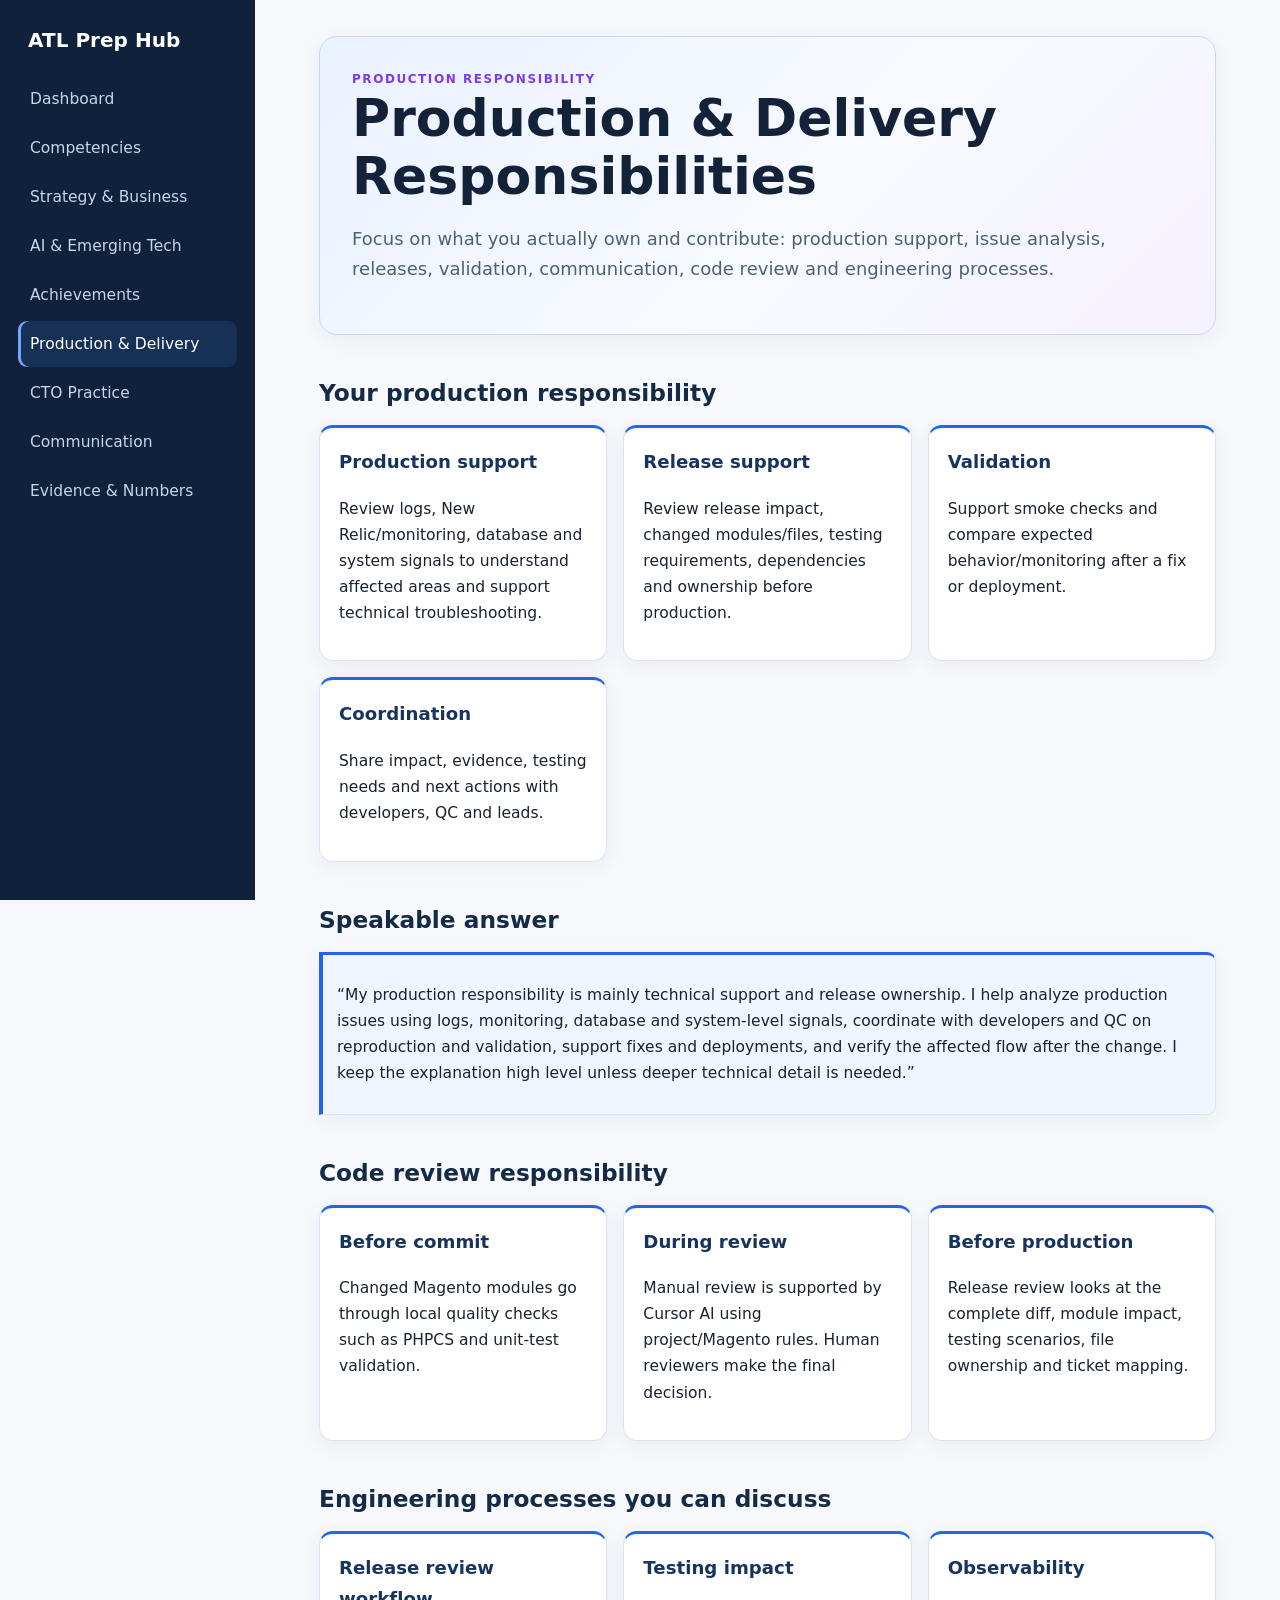
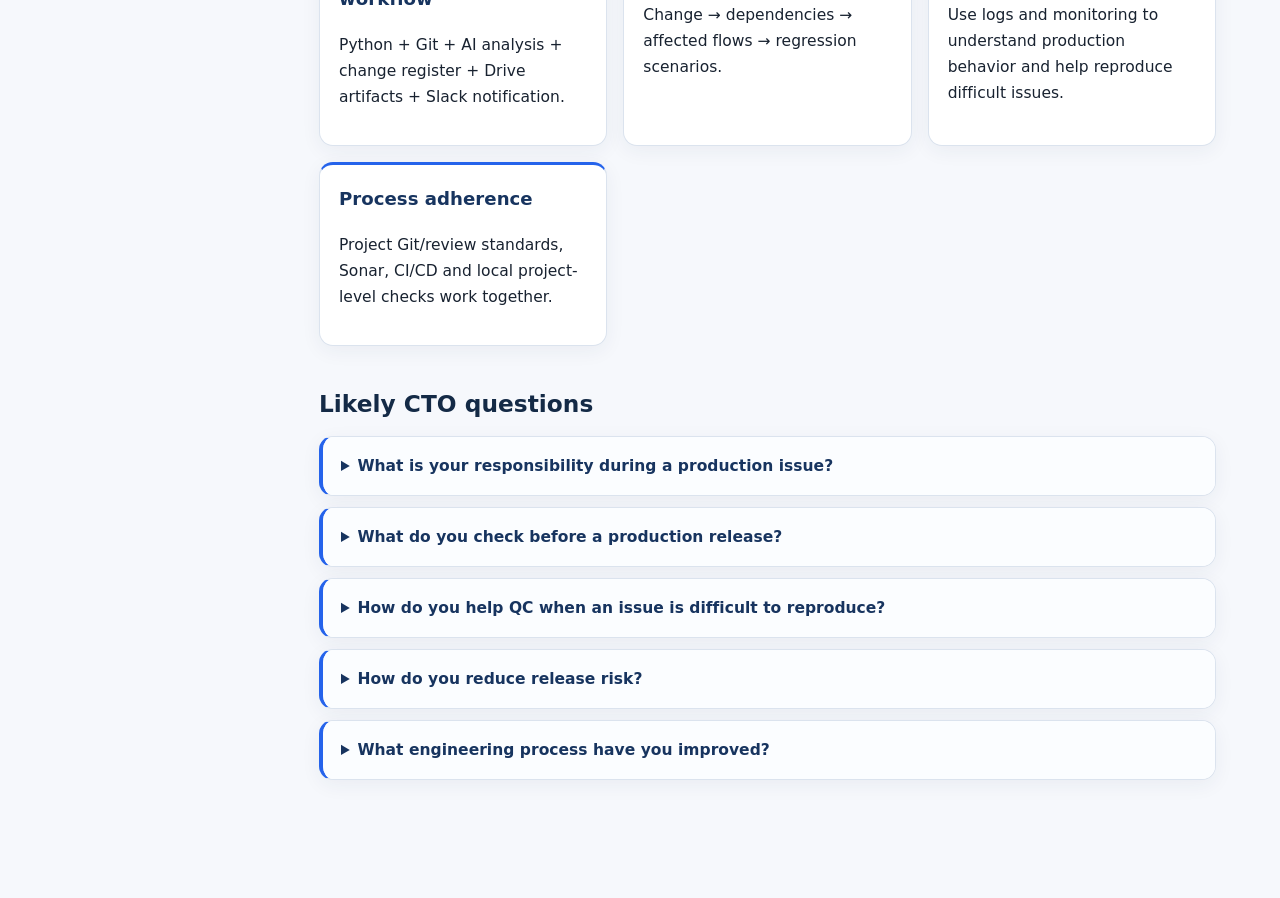
<file: scenarios.html>
<!doctype html><html><head><meta charset="utf-8"><meta name="viewport" content="width=device-width,initial-scale=1"><title>Production & Delivery · ATL Prep</title><link rel="stylesheet" href="styles.css"><script defer src="app.js"></script></head><body><div class="site"><nav class="sidebar"><div class="brand">ATL Prep Hub</div><a href="index.html">Dashboard</a><a href="competencies.html">Competencies</a><a href="strategy.html">Strategy & Business</a><a href="ai.html">AI & Emerging Tech</a><a href="achievements.html">Achievements</a><a href="scenarios.html">Production & Delivery</a><a href="practice.html">CTO Practice</a><a href="communication.html">Communication</a><a href="numbers.html">Evidence & Numbers</a></nav><main class="content"><div class="hero"><div class="kicker">Production responsibility</div><h1>Production & Delivery Responsibilities</h1><p class="lead">Focus on what you actually own and contribute: production support, issue analysis, releases, validation, communication, code review and engineering processes.</p></div><section class="section"><h2>Your production responsibility</h2><div class="grid"><div class="card"><h3>Production support</h3><p>Review logs, New Relic/monitoring, database and system signals to understand affected areas and support technical troubleshooting.</p></div><div class="card"><h3>Release support</h3><p>Review release impact, changed modules/files, testing requirements, dependencies and ownership before production.</p></div><div class="card"><h3>Validation</h3><p>Support smoke checks and compare expected behavior/monitoring after a fix or deployment.</p></div><div class="card"><h3>Coordination</h3><p>Share impact, evidence, testing needs and next actions with developers, QC and leads.</p></div></div></section><section class="section"><h2>Speakable answer</h2><div class="card answer"><p>“My production responsibility is mainly technical support and release ownership. I help analyze production issues using logs, monitoring, database and system-level signals, coordinate with developers and QC on reproduction and validation, support fixes and deployments, and verify the affected flow after the change. I keep the explanation high level unless deeper technical detail is needed.”</p></div></section><section class="section"><h2>Code review responsibility</h2><div class="grid"><div class="card"><h3>Before commit</h3><p>Changed Magento modules go through local quality checks such as PHPCS and unit-test validation.</p></div><div class="card"><h3>During review</h3><p>Manual review is supported by Cursor AI using project/Magento rules. Human reviewers make the final decision.</p></div><div class="card"><h3>Before production</h3><p>Release review looks at the complete diff, module impact, testing scenarios, file ownership and ticket mapping.</p></div></div></section><section class="section"><h2>Engineering processes you can discuss</h2><div class="grid"><div class="card"><h3>Release review workflow</h3><p>Python + Git + AI analysis + change register + Drive artifacts + Slack notification.</p></div><div class="card"><h3>Testing impact</h3><p>Change → dependencies → affected flows → regression scenarios.</p></div><div class="card"><h3>Observability</h3><p>Use logs and monitoring to understand production behavior and help reproduce difficult issues.</p></div><div class="card"><h3>Process adherence</h3><p>Project Git/review standards, Sonar, CI/CD and local project-level checks work together.</p></div></div></section><section class="section"><h2>Likely CTO questions</h2><details><summary>What is your responsibility during a production issue?</summary><p>I help understand impact, review technical evidence, narrow the affected area, support the fix/release process, coordinate validation and verify behavior afterward. I do not need to present myself as the formal owner of the RCA.</p></details><details><summary>What do you check before a production release?</summary><p>Changed modules/files, dependencies, testing scenarios, ownership, high-risk areas, mandatory quality gates and whether affected business flows have enough validation.</p></details><details><summary>How do you help QC when an issue is difficult to reproduce?</summary><p>Share useful logs, identifiers, user-flow information and technical conditions so QC and developers can reproduce the same behavior instead of repeating generic attempts.</p></details><details><summary>How do you reduce release risk?</summary><p>Early code-quality checks, manual review, complete release-diff visibility, module-impact analysis, ownership/ticket mapping, regression scope and post-deployment verification.</p></details><details><summary>What engineering process have you improved?</summary><p>The release-review workflow is the strongest example: it turns a manual activity into a repeatable process with structured impact/testing output and file-level traceability.</p></details></section></main></div></body></html>
</file>
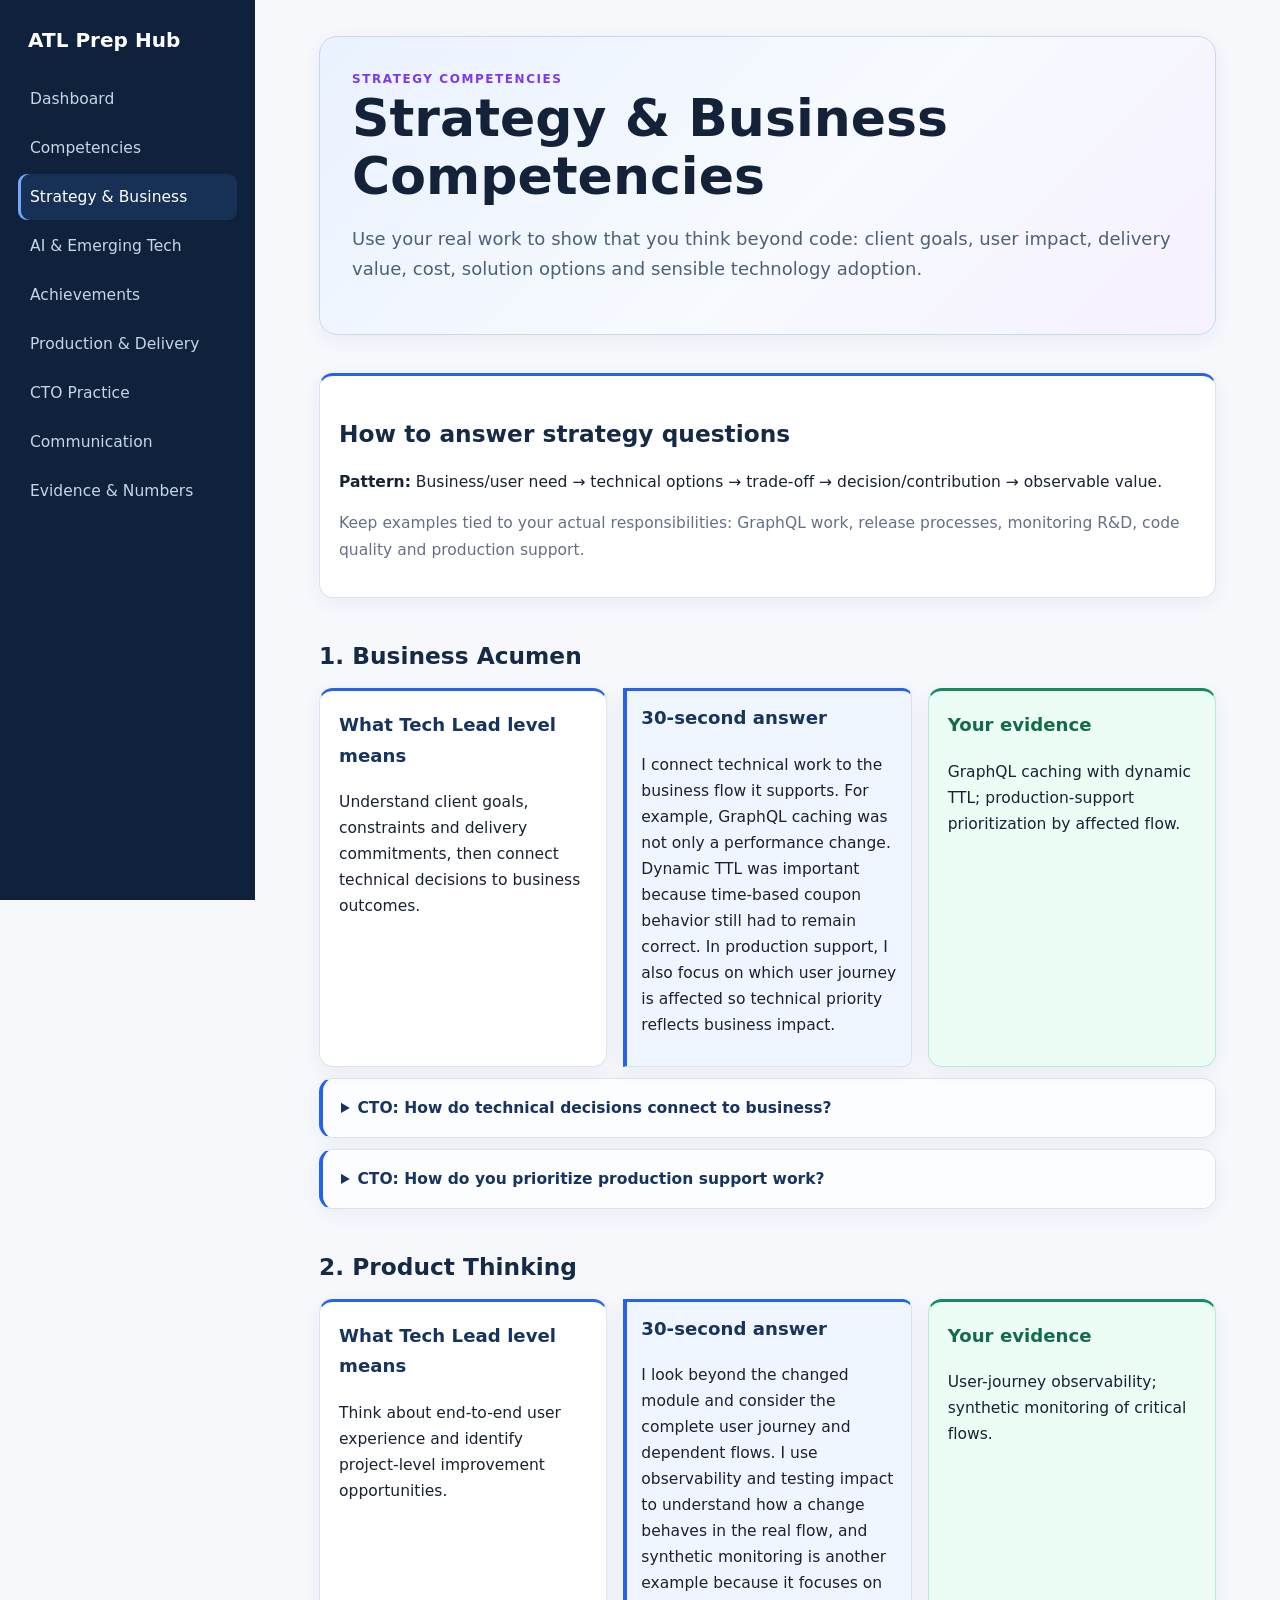
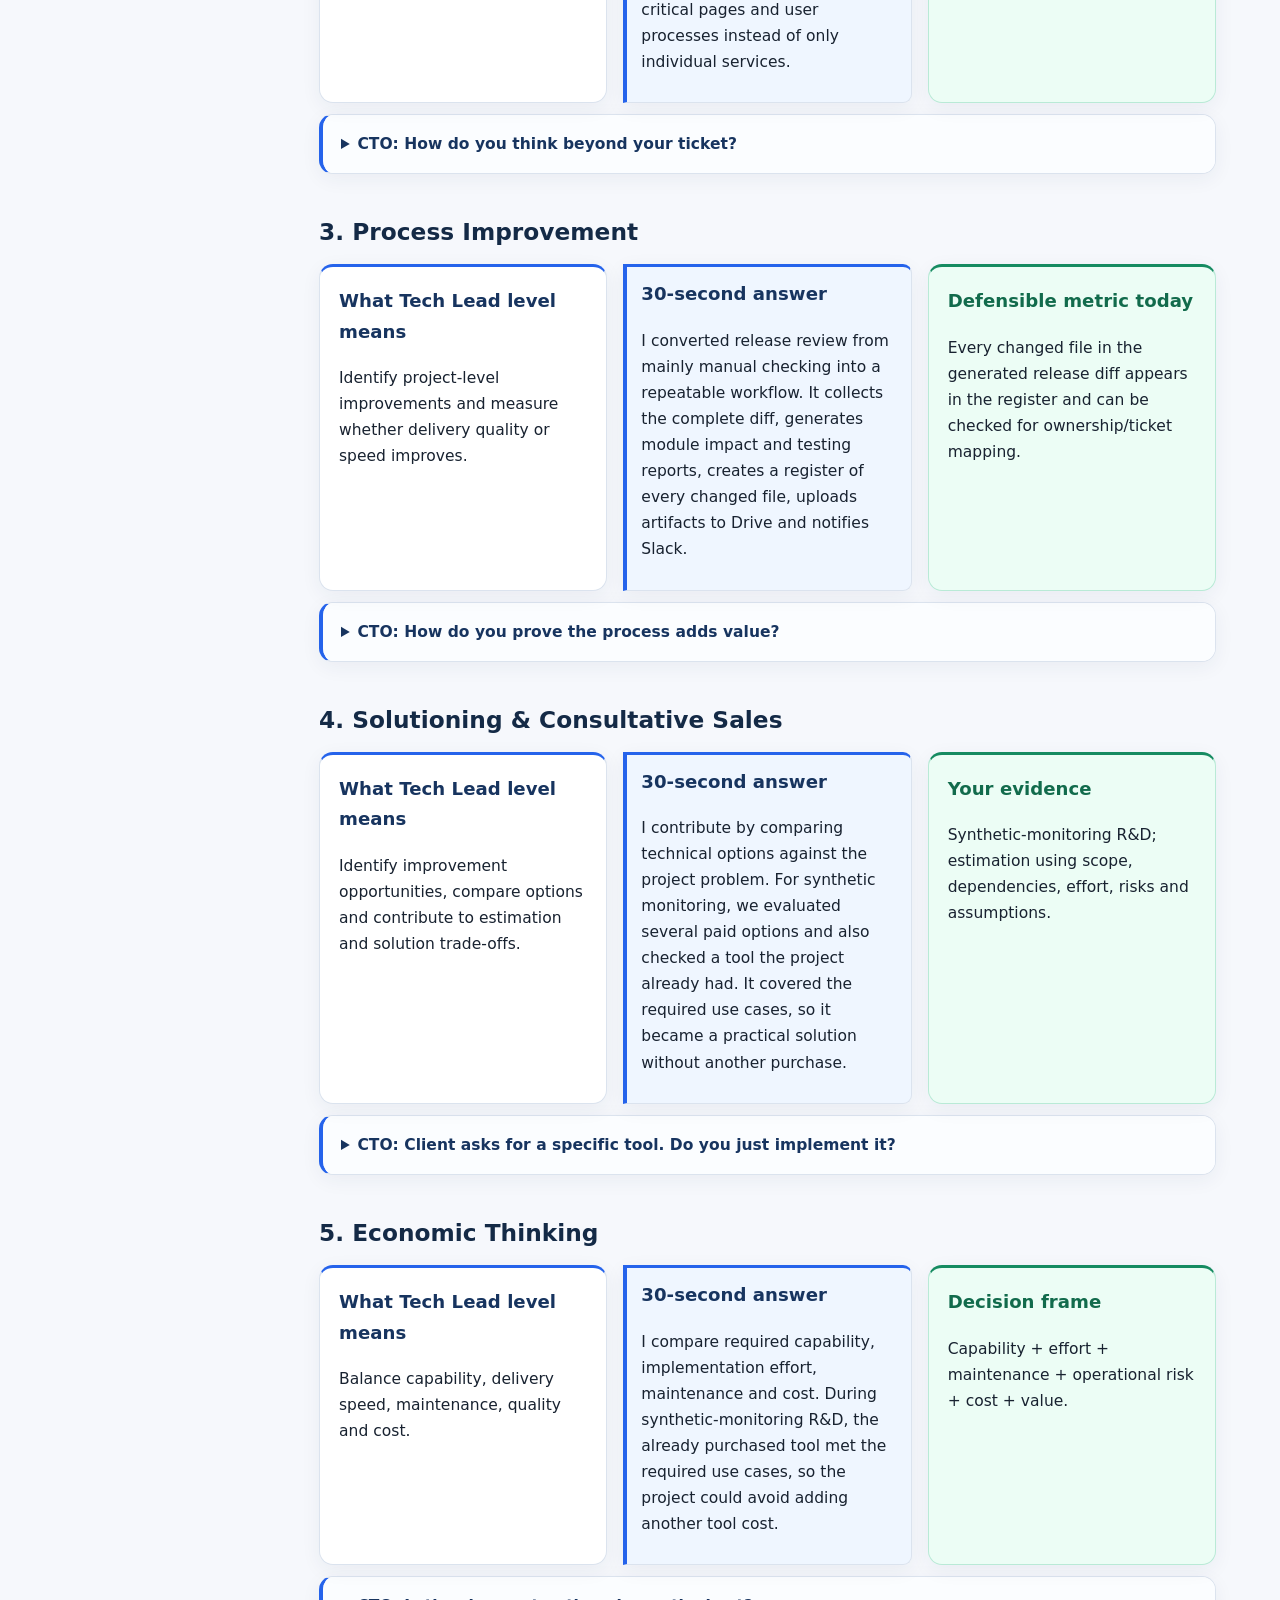
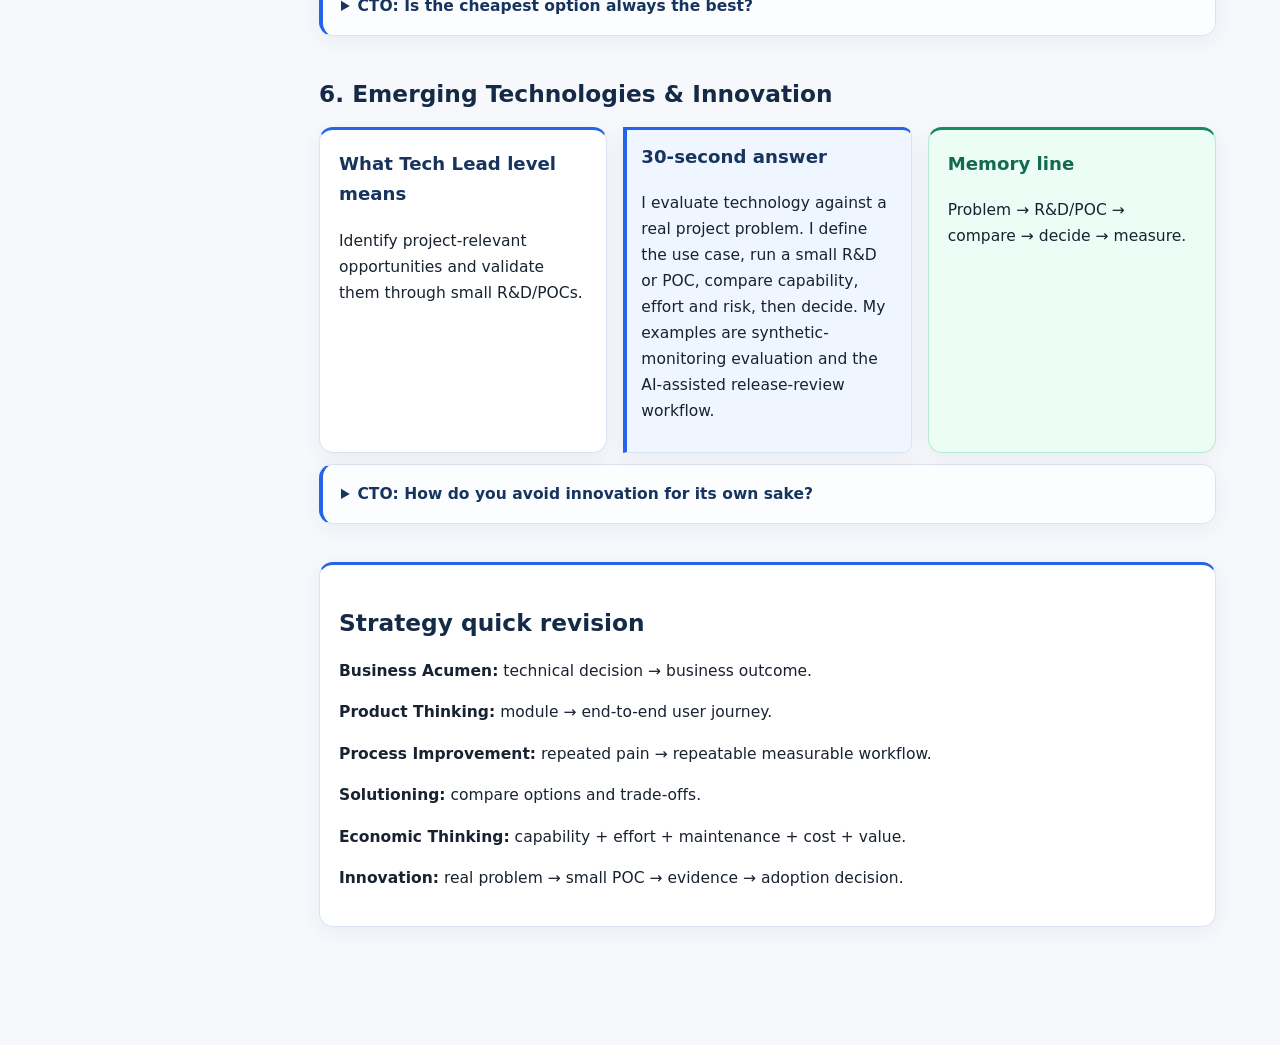
<file: strategy.html>
<!doctype html><html><head><meta charset="utf-8"><meta name="viewport" content="width=device-width,initial-scale=1"><title>Strategy & Business · ATL Prep</title><link rel="stylesheet" href="styles.css"><script defer src="app.js"></script></head><body><div class="site"><nav class="sidebar"><div class="brand">ATL Prep Hub</div><a href="index.html">Dashboard</a><a href="competencies.html">Competencies</a><a href="strategy.html">Strategy & Business</a><a href="ai.html">AI & Emerging Tech</a><a href="achievements.html">Achievements</a><a href="scenarios.html">Production & Delivery</a><a href="practice.html">CTO Practice</a><a href="communication.html">Communication</a><a href="numbers.html">Evidence & Numbers</a></nav><main class="content"><div class="hero"><div class="kicker">Strategy competencies</div><h1>Strategy & Business Competencies</h1><p class="lead">Use your real work to show that you think beyond code: client goals, user impact, delivery value, cost, solution options and sensible technology adoption.</p></div><section class="section"><div class="card"><h2>How to answer strategy questions</h2><p><b>Pattern:</b> Business/user need → technical options → trade-off → decision/contribution → observable value.</p><p class="muted">Keep examples tied to your actual responsibilities: GraphQL work, release processes, monitoring R&amp;D, code quality and production support.</p></div></section><section class="section"><h2>1. Business Acumen</h2><div class="grid"><div class="card"><h3>What Tech Lead level means</h3><p>Understand client goals, constraints and delivery commitments, then connect technical decisions to business outcomes.</p></div><div class="card answer"><h3>30-second answer</h3><p>I connect technical work to the business flow it supports. For example, GraphQL caching was not only a performance change. Dynamic TTL was important because time-based coupon behavior still had to remain correct. In production support, I also focus on which user journey is affected so technical priority reflects business impact.</p></div><div class="card evidence"><h3>Your evidence</h3><p>GraphQL caching with dynamic TTL; production-support prioritization by affected flow.</p></div></div><details><summary>CTO: How do technical decisions connect to business?</summary><p>Start with the user or operational outcome, then explain how the technical choice supports that outcome.</p></details><details><summary>CTO: How do you prioritize production support work?</summary><p>Look at affected user journey, business impact, blast radius, workaround and release/delivery risk.</p></details></section><section class="section"><h2>2. Product Thinking</h2><div class="grid"><div class="card"><h3>What Tech Lead level means</h3><p>Think about end-to-end user experience and identify project-level improvement opportunities.</p></div><div class="card answer"><h3>30-second answer</h3><p>I look beyond the changed module and consider the complete user journey and dependent flows. I use observability and testing impact to understand how a change behaves in the real flow, and synthetic monitoring is another example because it focuses on critical pages and user processes instead of only individual services.</p></div><div class="card evidence"><h3>Your evidence</h3><p>User-journey observability; synthetic monitoring of critical flows.</p></div></div><details><summary>CTO: How do you think beyond your ticket?</summary><p>Check upstream/downstream dependencies, the user journey, failure impact and how the changed module contributes to the complete flow.</p></details></section><section class="section"><h2>3. Process Improvement</h2><div class="grid"><div class="card"><h3>What Tech Lead level means</h3><p>Identify project-level improvements and measure whether delivery quality or speed improves.</p></div><div class="card answer"><h3>30-second answer</h3><p>I converted release review from mainly manual checking into a repeatable workflow. It collects the complete diff, generates module impact and testing reports, creates a register of every changed file, uploads artifacts to Drive and notifies Slack.</p></div><div class="card evidence"><h3>Defensible metric today</h3><p>Every changed file in the generated release diff appears in the register and can be checked for ownership/ticket mapping.</p></div></div><details><summary>CTO: How do you prove the process adds value?</summary><p>Track review time, releases processed, unexpected/unmapped files, team adoption and pre-production issues found where measured.</p></details></section><section class="section"><h2>4. Solutioning & Consultative Sales</h2><div class="grid"><div class="card"><h3>What Tech Lead level means</h3><p>Identify improvement opportunities, compare options and contribute to estimation and solution trade-offs.</p></div><div class="card answer"><h3>30-second answer</h3><p>I contribute by comparing technical options against the project problem. For synthetic monitoring, we evaluated several paid options and also checked a tool the project already had. It covered the required use cases, so it became a practical solution without another purchase.</p></div><div class="card evidence"><h3>Your evidence</h3><p>Synthetic-monitoring R&amp;D; estimation using scope, dependencies, effort, risks and assumptions.</p></div></div><details><summary>CTO: Client asks for a specific tool. Do you just implement it?</summary><p>First understand the requirement. Compare approved alternatives and present trade-offs in capability, effort, risk and cost.</p></details></section><section class="section"><h2>5. Economic Thinking</h2><div class="grid"><div class="card"><h3>What Tech Lead level means</h3><p>Balance capability, delivery speed, maintenance, quality and cost.</p></div><div class="card answer"><h3>30-second answer</h3><p>I compare required capability, implementation effort, maintenance and cost. During synthetic-monitoring R&amp;D, the already purchased tool met the required use cases, so the project could avoid adding another tool cost.</p></div><div class="card evidence"><h3>Decision frame</h3><p>Capability + effort + maintenance + operational risk + cost + value.</p></div></div><details><summary>CTO: Is the cheapest option always the best?</summary><p>No. It still has to meet reliability, support and business requirements. Total value matters more than license price alone.</p></details></section><section class="section"><h2>6. Emerging Technologies & Innovation</h2><div class="grid"><div class="card"><h3>What Tech Lead level means</h3><p>Identify project-relevant opportunities and validate them through small R&amp;D/POCs.</p></div><div class="card answer"><h3>30-second answer</h3><p>I evaluate technology against a real project problem. I define the use case, run a small R&amp;D or POC, compare capability, effort and risk, then decide. My examples are synthetic-monitoring evaluation and the AI-assisted release-review workflow.</p></div><div class="card evidence"><h3>Memory line</h3><p>Problem → R&amp;D/POC → compare → decide → measure.</p></div></div><details><summary>CTO: How do you avoid innovation for its own sake?</summary><p>Require a real use case and success criteria. If the new technology does not improve them enough to justify complexity, do not adopt it.</p></details></section><section class="section"><div class="card"><h2>Strategy quick revision</h2><p><b>Business Acumen:</b> technical decision → business outcome.</p><p><b>Product Thinking:</b> module → end-to-end user journey.</p><p><b>Process Improvement:</b> repeated pain → repeatable measurable workflow.</p><p><b>Solutioning:</b> compare options and trade-offs.</p><p><b>Economic Thinking:</b> capability + effort + maintenance + cost + value.</p><p><b>Innovation:</b> real problem → small POC → evidence → adoption decision.</p></div></section></main></div></body></html>
</file>
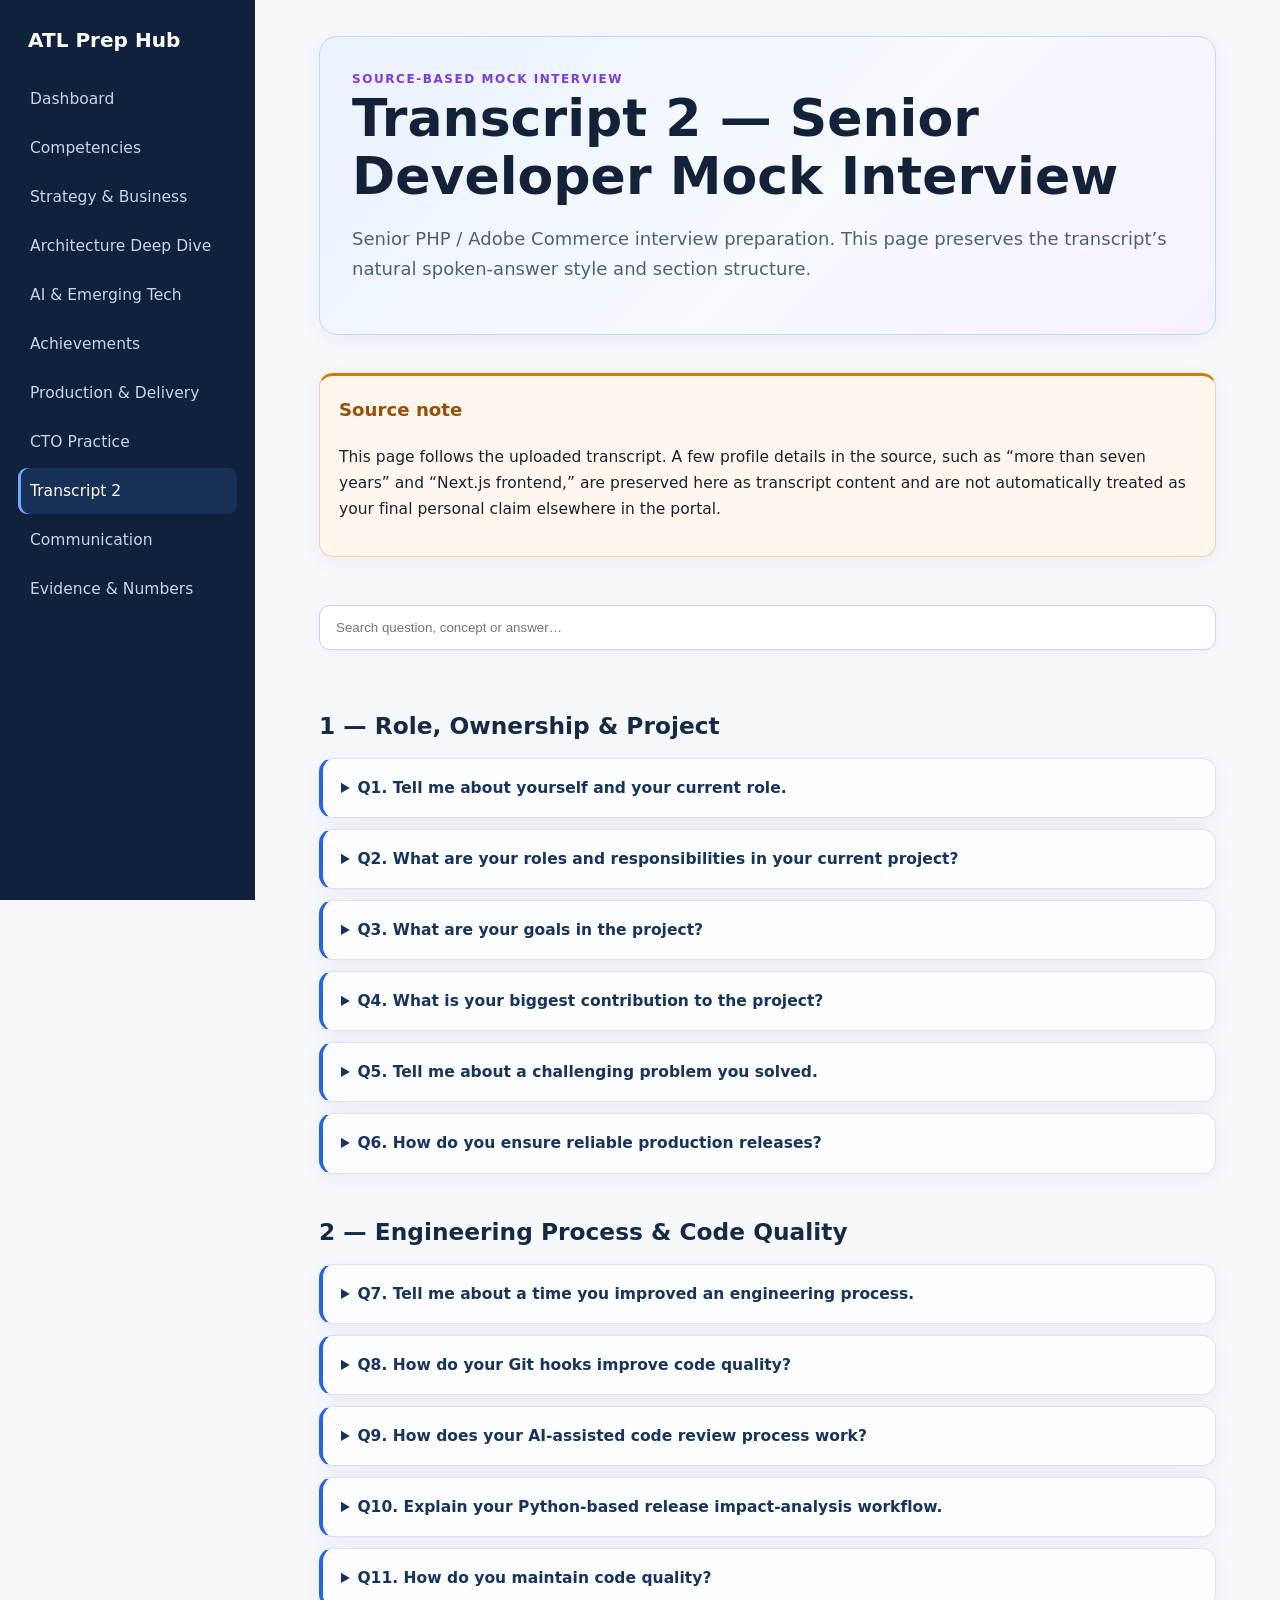
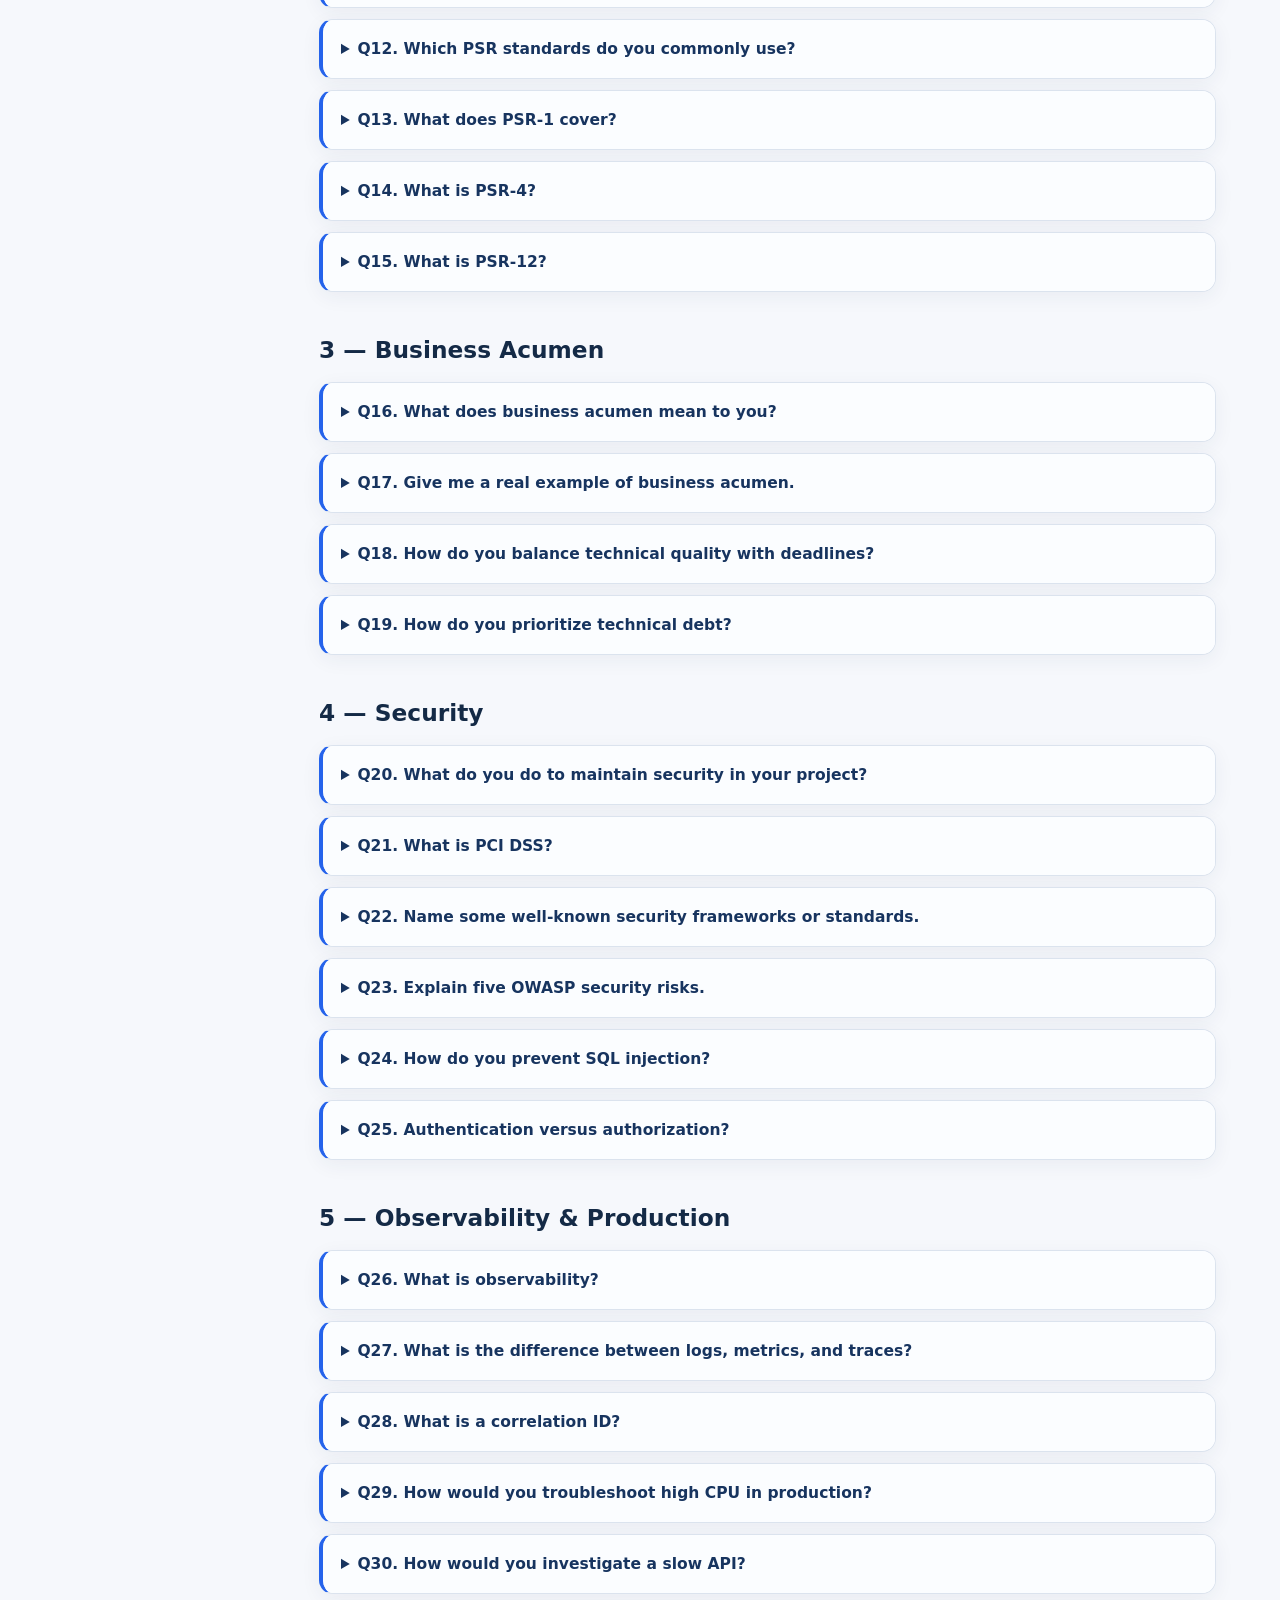
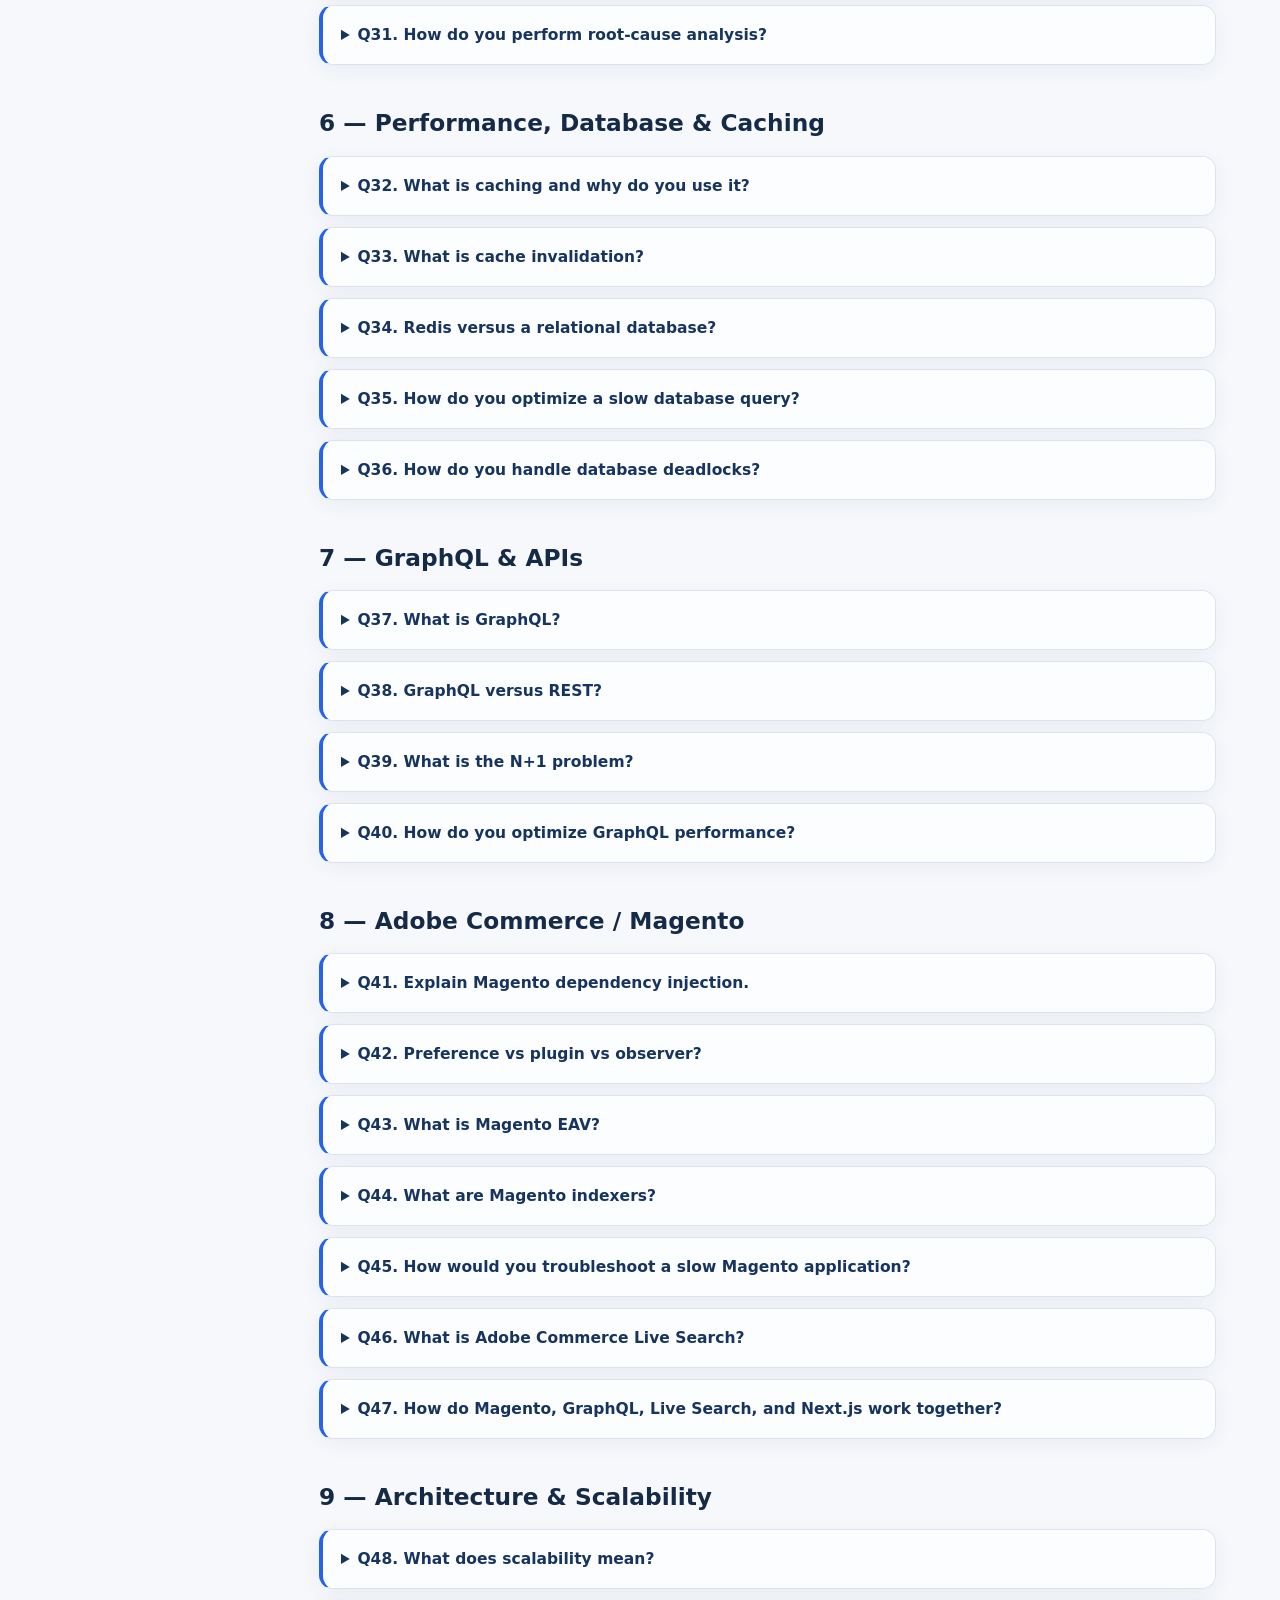
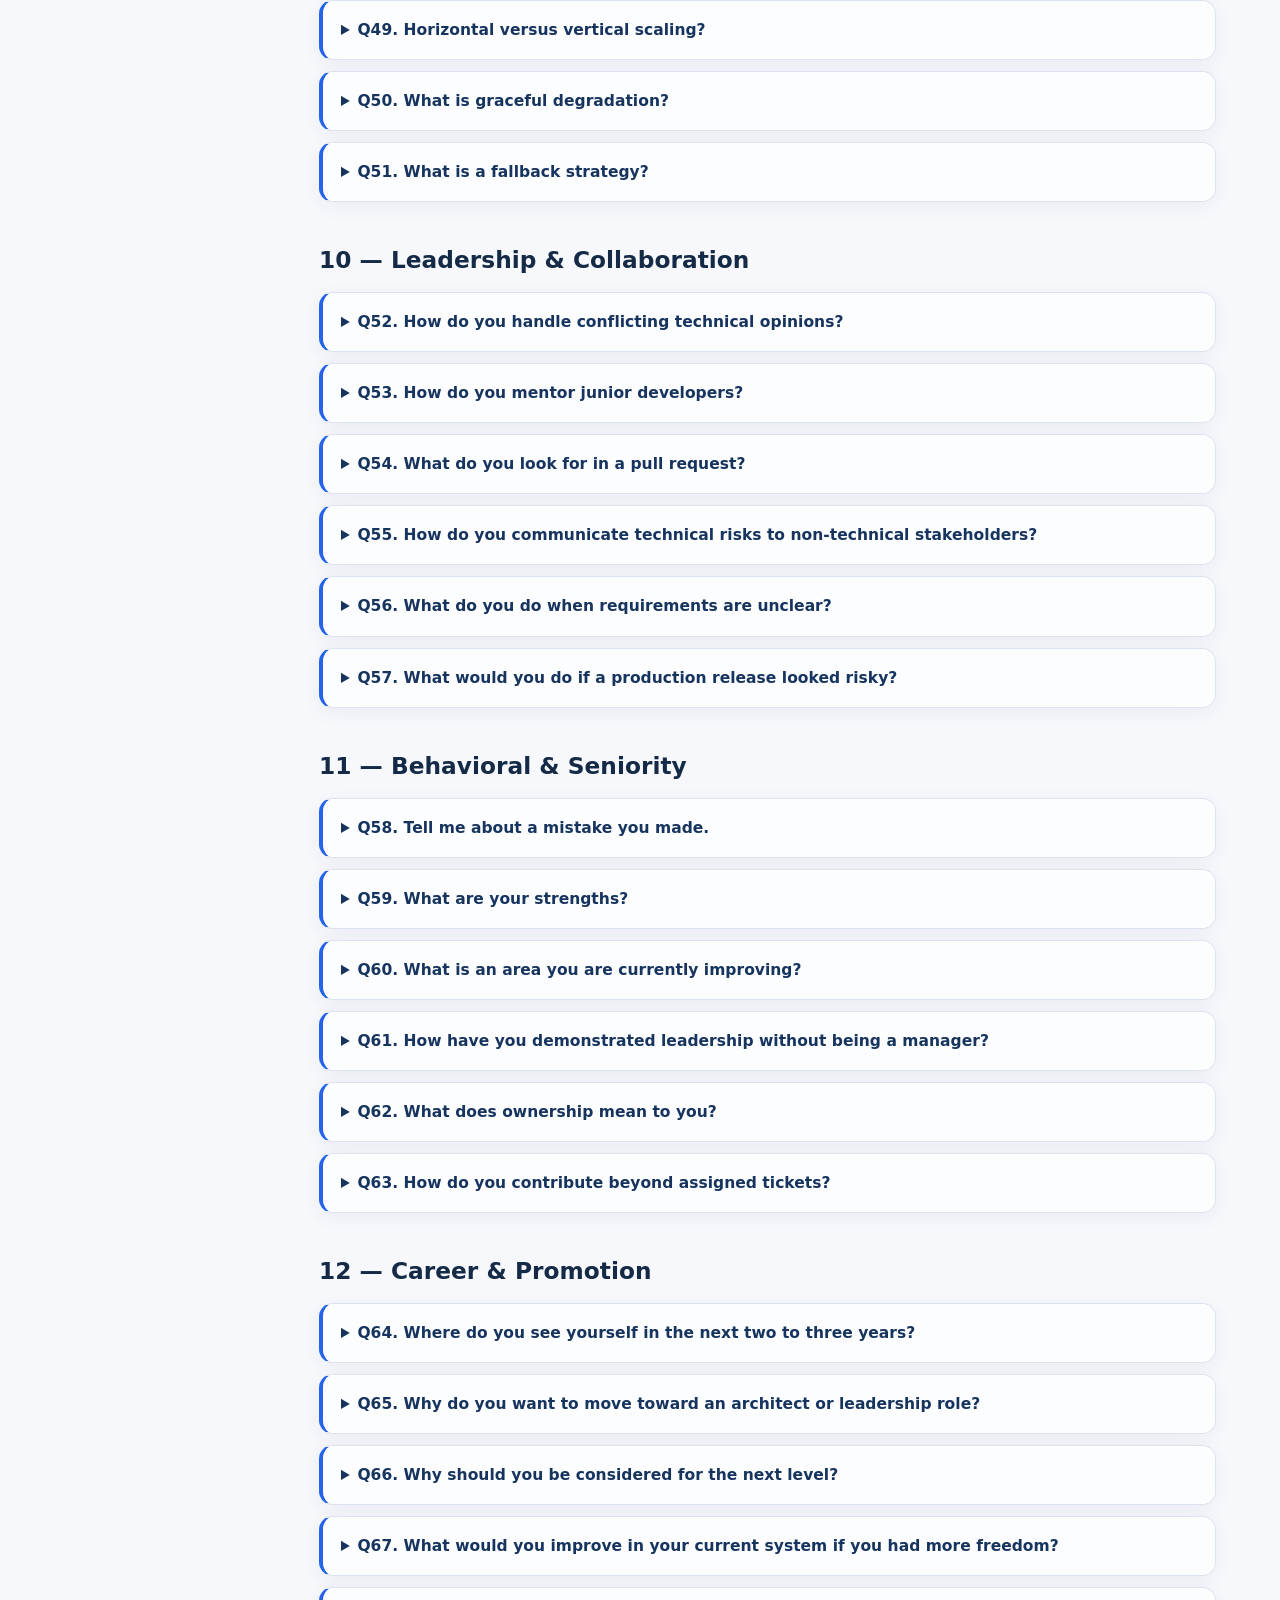
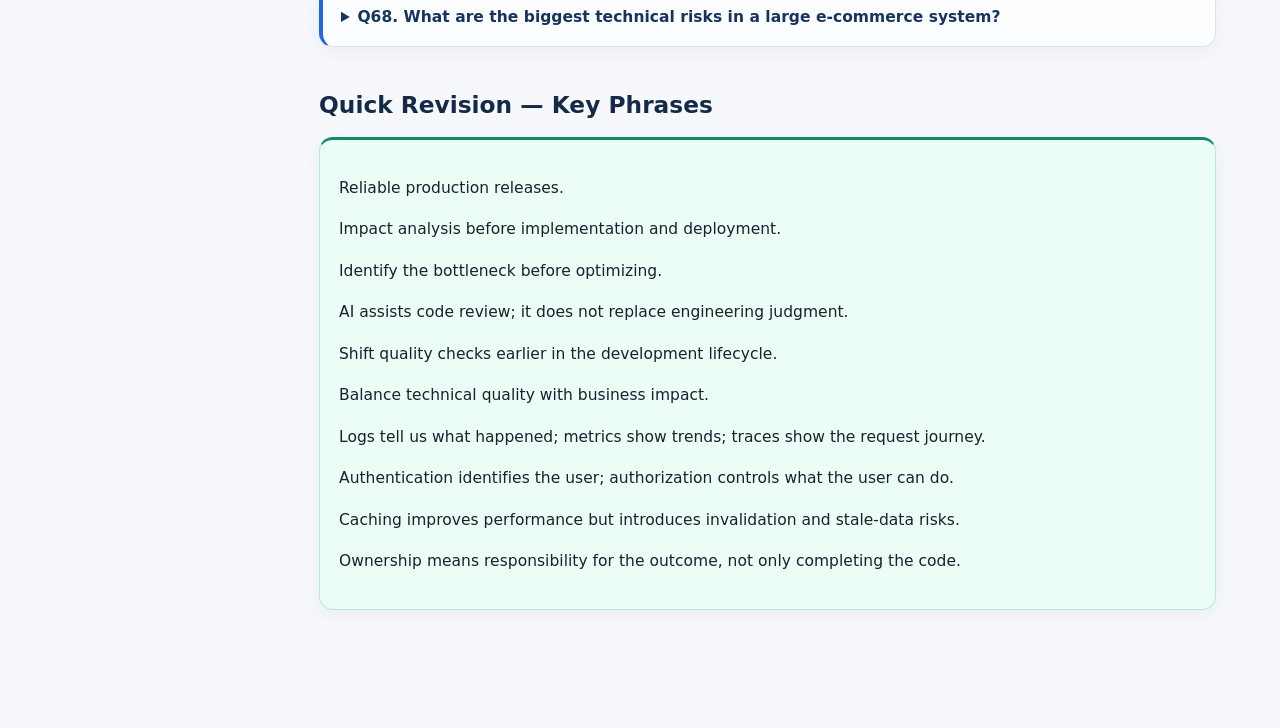
<file: transcript-2.html>
<!doctype html><html><head><meta charset="utf-8"><meta name="viewport" content="width=device-width,initial-scale=1"><title>Transcript 2 · Senior Developer Mock Interview</title><link rel="stylesheet" href="styles.css"><script defer src="app.js"></script></head><body><div class="site"><nav class="sidebar"><div class="brand">ATL Prep Hub</div><a href="index.html">Dashboard</a><a href="competencies.html">Competencies</a><a href="strategy.html">Strategy & Business</a><a href="architecture.html">Architecture Deep Dive</a><a href="ai.html">AI & Emerging Tech</a><a href="achievements.html">Achievements</a><a href="scenarios.html">Production & Delivery</a><a href="practice.html">CTO Practice</a><a href="transcript-2.html">Transcript 2</a><a href="communication.html">Communication</a><a href="numbers.html">Evidence & Numbers</a></nav><main class="content"><div class="hero"><div class="kicker">Source-based mock interview</div><h1>Transcript 2 — Senior Developer Mock Interview</h1><p class="lead">Senior PHP / Adobe Commerce interview preparation. This page preserves the transcript’s natural spoken-answer style and section structure.</p></div><section class="section"><div class="card warn"><h3>Source note</h3><p>This page follows the uploaded transcript. A few profile details in the source, such as “more than seven years” and “Next.js frontend,” are preserved here as transcript content and are not automatically treated as your final personal claim elsewhere in the portal.</p></div></section><input data-search class="search" placeholder="Search question, concept or answer…"><section class="section"><h2>1 — Role, Ownership & Project</h2><details data-search-item><summary>Q1. Tell me about yourself and your current role.</summary><p>I’m a Senior PHP Developer with more than seven years of experience in backend development. Currently, I work mainly with Adobe Commerce Cloud, PHP, GraphQL, MySQL, Redis, and a Next.js frontend. My responsibilities go beyond feature development. I focus on reliable production releases, production monitoring and troubleshooting, code reviews, technical discussions, impact analysis, and improving our engineering processes. I also coordinate with cross-functional teams to make sure changes are delivered safely and with good quality.</p></details><details data-search-item><summary>Q2. What are your roles and responsibilities in your current project?</summary><p>My focus is to ensure reliable production releases, maintain code quality, participate in technical discussions, and coordinate with cross-functional teams. I review code and release impacts, support production monitoring and bug fixes, and work on engineering improvements that help us identify problems earlier and make releases smoother.</p></details><details data-search-item><summary>Q3. What are your goals in the project?</summary><p>My goal is not only to deliver tasks within deadlines but to deliver them reliably. I focus on production stability, code quality, identifying technical risks early, improving engineering processes, and collaborating with the team so that our sprint and production releases are smooth.</p></details><details data-search-item><summary>Q4. What is your biggest contribution to the project?</summary><p>One of my major contributions has been improving engineering quality and release confidence. I introduced automated code validation using Git hooks, project-specific AI-assisted review rules, and a Python-based release impact analysis workflow. These improvements help us detect issues earlier, improve review coverage, and reduce manual effort during releases.</p></details><details data-search-item><summary>Q5. Tell me about a challenging problem you solved.</summary><p>One example was dealing with performance and production stability issues where high load could affect services. Rather than making assumptions, I used logs and monitoring information to identify bottlenecks, reviewed expensive application and database operations, and applied targeted optimizations. I also considered caching and query improvements while evaluating their risks. The important part was solving the immediate problem without introducing unnecessary production risk.</p></details><details data-search-item><summary>Q6. How do you ensure reliable production releases?</summary><p>I start with impact analysis and identify dependencies, configuration changes, database changes, and affected modules. Before deployment, I make sure code review and required testing are complete. During and after deployment, I monitor application behavior, logs, key APIs, and critical customer journeys. I also keep a rollback or mitigation approach ready for higher-risk changes.</p></details></section><section class="section"><h2>2 — Engineering Process & Code Quality</h2><details data-search-item><summary>Q7. Tell me about a time you improved an engineering process.</summary><p>Manual code reviews can be time-consuming and sometimes inconsistent, especially when a release contains many changed files. To improve this, I introduced an AI-assisted review workflow using project-specific rules and skills. I also implemented Git hooks for coding-standard validation and unit-test checks. In addition, I developed a Python-based release impact analysis workflow that collects release artifacts and helps analyze module-level changes, possible impacts, and test scenarios. This improves review coverage, catches issues earlier, and makes releases more reliable.</p></details><details data-search-item><summary>Q8. How do your Git hooks improve code quality?</summary><p>The Git hooks perform checks before code is committed. We use them for validations such as PHP coding standards and relevant automated checks. This shifts quality checks earlier in the development lifecycle, so developers can fix basic issues before the code reaches peer review or CI.</p></details><details data-search-item><summary>Q9. How does your AI-assisted code review process work?</summary><p>We provide the AI tooling with project-specific rules and context rather than relying only on generic review instructions. The rules cover our architecture, Magento practices, coding expectations, and common project risks. Developers can use these rules while developing, and reviewers can use the same context during review. AI supports the reviewer; it does not replace engineering judgment.</p></details><details data-search-item><summary>Q10. Explain your Python-based release impact-analysis workflow.</summary><p>The workflow collects artifacts related to a release and organizes them for analysis. We then use defined project rules and AI-assisted analysis to understand module-level changes, possible dependencies, impact areas, and testing scenarios. The output provides a structured release summary that helps developers, reviewers, and QA understand what needs additional attention before production.</p></details><details data-search-item><summary>Q11. How do you maintain code quality?</summary><p>I combine coding standards, peer review, automated validation, testing, and static analysis. We follow PHP and Adobe Commerce standards, use automated checks where practical, and pay particular attention to maintainability, security, backward compatibility, performance, and edge cases during reviews.</p></details><details data-search-item><summary>Q12. Which PSR standards do you commonly use?</summary><p>PSR-1 defines basic PHP coding standards, PSR-4 defines autoloading conventions, PSR-12 provides extended coding-style guidelines, and PSR-3 defines the logger interface. In an Adobe Commerce project, I follow these together with Adobe Commerce coding standards.</p></details><details data-search-item><summary>Q13. What does PSR-1 cover?</summary><p>PSR-1 provides basic PHP coding conventions. For example, PHP files should use standard PHP tags, source files should use UTF-8 without BOM, class names use StudlyCaps, and method names use camelCase. It provides a common baseline so PHP code remains consistent.</p></details><details data-search-item><summary>Q14. What is PSR-4?</summary><p>PSR-4 is an autoloading standard. It maps namespaces to directory structures so classes can be loaded automatically without manually including PHP files. Magento uses namespace-based autoloading extensively.</p></details><details data-search-item><summary>Q15. What is PSR-12?</summary><p>PSR-12 is an extended PHP coding-style specification. It standardizes formatting such as indentation, braces, declarations, methods, and control structures, making code easier to read and review consistently.</p></details></section><section class="section"><h2>3 — Business Acumen</h2><details data-search-item><summary>Q16. What does business acumen mean to you?</summary><p>Business acumen means understanding how technical decisions affect business outcomes. As a developer, I should consider customer impact, revenue risk, delivery time, operational cost, maintainability, and technical risk rather than looking only for the technically ideal solution.</p></details><details data-search-item><summary>Q17. Give me a real example of business acumen.</summary><p>If a production system is experiencing high CPU usage, a large architectural refactor may be technically attractive but too risky as an immediate response. I would first identify the bottleneck and use targeted optimizations such as query improvements or appropriate caching to stabilize the system. Then we can plan deeper architectural work separately. That balances customer and business continuity with long-term engineering quality.</p></details><details data-search-item><summary>Q18. How do you balance technical quality with deadlines?</summary><p>I first identify what is essential for security, stability, and maintainability and what can safely be improved later. If a deadline is tight, I communicate the trade-offs clearly and avoid silently compromising critical quality. Lower-risk improvements can be documented as technical debt and planned for a later sprint.</p></details><details data-search-item><summary>Q19. How do you prioritize technical debt?</summary><p>I prioritize technical debt based on business and engineering impact: production risk, security, performance, development velocity, frequency of incidents, and how much the debt blocks future work. Technical debt that repeatedly causes incidents or slows multiple teams deserves higher priority than purely cosmetic improvements.</p></details></section><section class="section"><h2>4 — Security</h2><details data-search-item><summary>Q20. What do you do to maintain security in your project?</summary><p>I follow secure coding practices, validate and sanitize input where appropriate, enforce authorization, avoid exposing sensitive information in logs, keep dependencies and security patches current, and review integrations carefully. For payment-related functionality, we minimize our exposure to cardholder data and rely on secure payment-provider integrations and tokenization.</p></details><details data-search-item><summary>Q21. What is PCI DSS?</summary><p>PCI DSS is the Payment Card Industry Data Security Standard. It defines security requirements for environments that store, process, or transmit cardholder data. In application development, this means minimizing exposure to card data, using secure and approved payment integrations, protecting communication, restricting access, patching systems, and ensuring sensitive card information is never unnecessarily logged.</p></details><details data-search-item><summary>Q22. Name some well-known security frameworks or standards.</summary><p>Examples include the NIST Cybersecurity Framework, ISO/IEC 27001, PCI DSS for payment-card security, CIS Controls, and OWASP guidance for application security. For my day-to-day backend development, OWASP guidance is particularly practical.</p></details><details data-search-item><summary>Q23. Explain five OWASP security risks.</summary><p>Broken Access Control occurs when users can access resources they should not. Injection occurs when untrusted input changes the meaning of a query or command. Cryptographic Failures involve inadequate protection of sensitive data. Security Misconfiguration includes unsafe defaults or unnecessary exposed functionality. Identification and Authentication Failures involve weaknesses in login, credential, or session handling.</p></details><details data-search-item><summary>Q24. How do you prevent SQL injection?</summary><p>I avoid constructing SQL by concatenating untrusted input. I use parameterized queries, prepared statements, or framework database APIs, validate input, follow least-privilege database access, and review any dynamic query construction carefully.</p></details><details data-search-item><summary>Q25. Authentication versus authorization?</summary><p>Authentication establishes who the user is. Authorization determines what that authenticated user is allowed to do. A user may be successfully authenticated but still must not access resources or actions outside their permissions.</p></details></section><section class="section"><h2>5 — Observability & Production</h2><details data-search-item><summary>Q26. What is observability?</summary><p>Observability is the ability to understand the internal state and behavior of a system from its outputs. The main signals are logs, metrics, and traces. Good observability helps us move from guessing about a production issue to following evidence and identifying where the problem actually occurs.</p></details><details data-search-item><summary>Q27. What is the difference between logs, metrics, and traces?</summary><p>Logs provide detailed records of individual events. Metrics provide numerical measurements over time, such as CPU usage, error rate, throughput, and response time. Traces show how a request travels across different components or services. Together they provide a much clearer picture than any one signal alone.</p></details><details data-search-item><summary>Q28. What is a correlation ID?</summary><p>A correlation ID is a unique identifier attached to a request and propagated across components. It lets us connect logs belonging to the same request, which is especially useful when a request travels through a frontend, CDN, GraphQL layer, backend services, and external integrations.</p></details><details data-search-item><summary>Q29. How would you troubleshoot high CPU in production?</summary><p>I first establish when the spike started and whether it correlates with a deployment, traffic change, cron job, import, or external integration. Then I use monitoring and logs to identify expensive endpoints, processes, database queries, or repeated operations. I verify the bottleneck before optimizing and monitor the system after the change to confirm the improvement.</p></details><details data-search-item><summary>Q30. How would you investigate a slow API?</summary><p>I break the request into layers: network and CDN time, application processing, database queries, cache calls, and external services. I use logs, timing metrics, traces where available, and query analysis to identify where the latency is coming from. Then I optimize the actual bottleneck instead of assuming the database or application is responsible.</p></details><details data-search-item><summary>Q31. How do you perform root-cause analysis?</summary><p>I build a timeline first: what happened, when it started, what changed, and which users or services were affected. Then I collect evidence from logs, metrics, deployment history, database behavior, and external dependencies. I separate the trigger from the underlying root cause, implement the fix, and identify preventive actions so the same class of problem is less likely to recur.</p></details></section><section class="section"><h2>6 — Performance, Database & Caching</h2><details data-search-item><summary>Q32. What is caching and why do you use it?</summary><p>Caching stores frequently accessed or expensive-to-compute data closer to the application so repeated requests can be served faster. It can reduce database and downstream-service load and improve response times. However, caching also introduces invalidation and stale-data risks, so it should be designed based on the data's consistency requirements.</p></details><details data-search-item><summary>Q33. What is cache invalidation?</summary><p>Cache invalidation is removing or updating cached data when the underlying source changes. Without correct invalidation, users may receive stale information. I define the cache key, lifetime, invalidation trigger, and fallback behavior before introducing caching.</p></details><details data-search-item><summary>Q34. Redis versus a relational database?</summary><p>A relational database is the source of truth for structured persistent data and supports transactions and complex queries. Redis is an in-memory data store useful for caching, sessions, counters, locks, and other low-latency use cases. I would not replace persistent business data with Redis simply for speed.</p></details><details data-search-item><summary>Q35. How do you optimize a slow database query?</summary><p>I inspect the execution plan, indexes, number of rows scanned, joins, filters, sorting, and how frequently the query runs. I also check whether the application is generating unnecessary or repeated queries. Optimization can involve indexes, query restructuring, reducing returned data, batching operations, or caching where appropriate.</p></details><details data-search-item><summary>Q36. How do you handle database deadlocks?</summary><p>A deadlock occurs when transactions hold locks that each other needs. I identify the involved queries and transaction order, keep transactions as short as possible, ensure resources are accessed consistently, optimize indexes and queries where appropriate, and implement safe retry behavior for operations where retrying is valid.</p></details></section><section class="section"><h2>7 — GraphQL & APIs</h2><details data-search-item><summary>Q37. What is GraphQL?</summary><p>GraphQL is an API query language and runtime that lets clients request the fields they need through a defined schema. It can reduce over-fetching and support flexible frontend requirements, but resolver performance, authorization, query complexity, and caching need careful design.</p></details><details data-search-item><summary>Q38. GraphQL versus REST?</summary><p>REST commonly exposes multiple resource-oriented endpoints with server-defined response structures. GraphQL typically exposes a schema through which clients select the fields they require. GraphQL offers flexibility, especially for complex frontends, while REST can be simpler to cache and operate for many use cases. I choose based on the system requirements rather than treating one as universally better.</p></details><details data-search-item><summary>Q39. What is the N+1 problem?</summary><p>The N+1 problem happens when one request retrieves a collection and then executes an additional query for every item in that collection. This can create a large number of database or service calls. Common solutions include batching, eager loading, DataLoader-style approaches, or restructuring resolvers.</p></details><details data-search-item><summary>Q40. How do you optimize GraphQL performance?</summary><p>I examine resolver execution, database calls, downstream APIs, payload size, query complexity, and caching opportunities. I avoid repeated lookups, batch related requests where possible, request only necessary data, and monitor the latency of important queries in production.</p></details></section><section class="section"><h2>8 — Adobe Commerce / Magento</h2><details data-search-item><summary>Q41. Explain Magento dependency injection.</summary><p>Dependency injection means a class receives the services it depends on rather than creating those dependencies itself. Magento's object manager resolves dependencies configured through constructor injection and DI configuration. Constructor injection is preferred because dependencies remain explicit and classes are easier to test.</p></details><details data-search-item><summary>Q42. Preference vs plugin vs observer?</summary><p>A preference replaces the implementation of a class or interface and therefore has broad impact, so I use it carefully. A plugin intercepts public methods before, after, or around execution and is useful for targeted behavior changes. An observer responds to dispatched events and is useful when functionality should react to an event without tightly coupling components.</p></details><details data-search-item><summary>Q43. What is Magento EAV?</summary><p>EAV stands for Entity-Attribute-Value. It provides a flexible data model where entities can have configurable attributes without requiring a traditional column for every attribute. That flexibility is useful for catalog data, but it can increase query complexity and requires proper indexing and caching.</p></details><details data-search-item><summary>Q44. What are Magento indexers?</summary><p>Magento indexers transform data into optimized structures used for efficient storefront operations such as catalog and pricing queries. When source data changes, the relevant indexes need to be updated. Depending on configuration, indexing can happen on save or through scheduled processing.</p></details><details data-search-item><summary>Q45. How would you troubleshoot a slow Magento application?</summary><p>I first determine whether the slowdown affects all pages or particular APIs and customer journeys. Then I inspect application monitoring, PHP processing, database queries, Redis/cache behavior, indexers, cron jobs, external integrations, and infrastructure utilization. I isolate the bottleneck before making changes.</p></details><details data-search-item><summary>Q46. What is Adobe Commerce Live Search?</summary><p>Adobe Commerce Live Search is a SaaS-based search capability that moves storefront search and merchandising functionality into Adobe's search services rather than relying only on the traditional Commerce search path. In implementation, I pay attention to catalog synchronization, query behavior, facets, relevance, API performance, and frontend integration.</p></details><details data-search-item><summary>Q47. How do Magento, GraphQL, Live Search, and Next.js work together?</summary><p>Adobe Commerce manages core commerce data and business logic. GraphQL exposes commerce capabilities to the frontend. Next.js consumes those APIs and renders the customer experience. For search experiences, Live Search can provide SaaS-based product-search capabilities. Because requests cross several layers, observability and clear ownership of caching and errors are important.</p></details></section><section class="section"><h2>9 — Architecture & Scalability</h2><details data-search-item><summary>Q48. What does scalability mean?</summary><p>Scalability is the ability of a system to handle increased workload while maintaining acceptable performance and reliability. It involves more than adding servers; application design, database capacity, caching, asynchronous processing, external dependencies, and observability all matter.</p></details><details data-search-item><summary>Q49. Horizontal versus vertical scaling?</summary><p>Vertical scaling increases resources such as CPU or memory on an existing machine. Horizontal scaling adds more instances and distributes traffic across them. Horizontal scaling can provide better resilience and growth potential, but the application must be designed to work correctly across multiple instances.</p></details><details data-search-item><summary>Q50. What is graceful degradation?</summary><p>Graceful degradation means keeping the important parts of a system usable when a non-critical dependency fails. Instead of allowing one optional service to break the entire customer journey, the application can disable that feature or use a fallback where the business requirements allow it.</p></details><details data-search-item><summary>Q51. What is a fallback strategy?</summary><p>A fallback strategy defines what the system should do when the preferred dependency or path is unavailable. A fallback should be intentional, observable, and safe. It should not silently hide failures or return incorrect data just to keep a request successful.</p></details></section><section class="section"><h2>10 — Leadership & Collaboration</h2><details data-search-item><summary>Q52. How do you handle conflicting technical opinions?</summary><p>I focus the discussion on requirements, constraints, evidence, and trade-offs rather than personal preference. If necessary, we can compare approaches using a small proof of concept or production data. Once the team makes a decision, I support it and make sure important trade-offs are documented.</p></details><details data-search-item><summary>Q53. How do you mentor junior developers?</summary><p>I try not to simply provide the solution. I explain why an approach is preferred, use code reviews as a learning opportunity, and help developers understand debugging and impact analysis. The goal is to help them become more independent over time.</p></details><details data-search-item><summary>Q54. What do you look for in a pull request?</summary><p>I first check whether the implementation solves the requirement correctly. Then I review architecture, readability, duplication, edge cases, security, performance, backward compatibility, tests, error handling, and potential impact on other modules. For higher-risk changes, I also consider deployment and rollback implications.</p></details><details data-search-item><summary>Q55. How do you communicate technical risks to non-technical stakeholders?</summary><p>I translate the technical issue into business impact. Instead of only saying that a database query is inefficient, I explain that under peak traffic it could increase response time or affect checkout availability. I provide the risk, available options, trade-offs, and my technical recommendation so stakeholders can make an informed decision.</p></details><details data-search-item><summary>Q56. What do you do when requirements are unclear?</summary><p>I clarify the expected business outcome, acceptance criteria, edge cases, dependencies, and non-functional requirements before implementation. I document assumptions and confirm them with the relevant stakeholders. This avoids building technically correct functionality that does not solve the actual business requirement.</p></details><details data-search-item><summary>Q57. What would you do if a production release looked risky?</summary><p>I would clearly explain the identified risk, evidence, customer impact, and mitigation options. If critical validation is missing, I would recommend delaying that change or reducing the release scope rather than taking an unnecessary production risk. The decision should be transparent and based on impact.</p></details></section><section class="section"><h2>11 — Behavioral & Seniority</h2><details data-search-item><summary>Q58. Tell me about a mistake you made.</summary><p>I choose an example where I can clearly explain the mistake, its impact, how I corrected it, and what process I changed afterward. At senior level, the important part is showing ownership rather than blaming another person and demonstrating that the lesson resulted in a concrete improvement.</p></details><details data-search-item><summary>Q59. What are your strengths?</summary><p>My strengths are production troubleshooting, backend problem solving, impact analysis, and improving engineering processes. I also try to look beyond an individual ticket and understand how a change affects performance, operations, other teams, and the overall customer experience.</p></details><details data-search-item><summary>Q60. What is an area you are currently improving?</summary><p>I am strengthening my system-design and architecture skills. I already work on performance, integrations, production issues, and technical decisions, but I want to become stronger at designing systems end-to-end and evaluating architecture trade-offs at a broader scale.</p></details><details data-search-item><summary>Q61. How have you demonstrated leadership without being a manager?</summary><p>I demonstrate leadership by taking ownership of problems that affect the wider team. Examples include improving code-review processes, creating engineering tools, helping with production incidents, participating in technical decisions, and supporting other developers during complex changes.</p></details><details data-search-item><summary>Q62. What does ownership mean to you?</summary><p>Ownership means being responsible for the outcome, not just completing the assigned code. It includes understanding requirements, identifying risks, coordinating dependencies, testing appropriately, supporting the release, monitoring production behavior, and following through if something goes wrong.</p></details><details data-search-item><summary>Q63. How do you contribute beyond assigned tickets?</summary><p>I look for recurring engineering problems that affect the whole team. For example, instead of repeatedly spending time on the same code-review and release-impact problems, I created reusable automation and project-specific review processes. That creates value beyond a single feature.</p></details></section><section class="section"><h2>12 — Career & Promotion</h2><details data-search-item><summary>Q64. Where do you see yourself in the next two to three years?</summary><p>I want to move toward a technical lead or solution-architecture role. My goal is to remain technically strong while taking greater responsibility for system design, technical decisions, engineering standards, mentoring, and aligning technology choices with business requirements.</p></details><details data-search-item><summary>Q65. Why do you want to move toward an architect or leadership role?</summary><p>I enjoy solving individual technical problems, but I increasingly find myself interested in how different systems and teams fit together. I want to contribute earlier in the decision-making process, evaluate trade-offs across the whole solution, and help teams build systems that are scalable, maintainable, and aligned with business goals.</p></details><details data-search-item><summary>Q66. Why should you be considered for the next level?</summary><p>My contribution has expanded beyond implementing assigned features. I take responsibility for production releases and troubleshooting, participate in technical and cross-team discussions, review code and release impact, and create engineering improvements that benefit the wider team. I am also deliberately developing the architecture and leadership skills needed to contribute at the next level.</p></details><details data-search-item><summary>Q67. What would you improve in your current system if you had more freedom?</summary><p>I would focus on stronger end-to-end observability, clearer service-level metrics, more automated release-impact checks, and reducing tightly coupled or expensive paths where production data shows they create operational risk. I would prioritize these improvements based on measurable customer and engineering impact rather than redesigning the system simply for technical elegance.</p></details><details data-search-item><summary>Q68. What are the biggest technical risks in a large e-commerce system?</summary><p>Important risks include critical dependency failures, database and cache bottlenecks, traffic spikes, payment or checkout failures, stale data, external-service latency, unsafe deployments, inadequate observability, and security vulnerabilities. The goal is not to assume every risk can be eliminated, but to identify critical failure modes and design appropriate prevention, monitoring, fallback, and recovery strategies.</p></details></section><section class="section"><h2>Quick Revision — Key Phrases</h2><div class="card evidence"><p>Reliable production releases.</p><p>Impact analysis before implementation and deployment.</p><p>Identify the bottleneck before optimizing.</p><p>AI assists code review; it does not replace engineering judgment.</p><p>Shift quality checks earlier in the development lifecycle.</p><p>Balance technical quality with business impact.</p><p>Logs tell us what happened; metrics show trends; traces show the request journey.</p><p>Authentication identifies the user; authorization controls what the user can do.</p><p>Caching improves performance but introduces invalidation and stale-data risks.</p><p>Ownership means responsibility for the outcome, not only completing the code.</p></div></section></main></div></body></html>
</file>
<file: styles.css>
:root{--nav:#10213b;--nav2:#173156;--bg:#f6f8fc;--surface:#ffffff;--surface2:#f8fafc;--text:#182230;--muted:#667085;--border:#dbe3ee;--blue:#2563eb;--blue-soft:#eff6ff;--green:#168b61;--green-soft:#ecfdf5;--purple:#7c3aed;--purple-soft:#f5f3ff;--amber:#d97706;--amber-soft:#fff7ed;--red:#dc2626;--red-soft:#fef2f2;--shadow:0 5px 20px rgba(34,55,90,.06)}*{box-sizing:border-box}html{scroll-behavior:smooth}body{margin:0;font:15.5px/1.68 system-ui,-apple-system,BlinkMacSystemFont,"Segoe UI",sans-serif;background:var(--bg);color:var(--text);letter-spacing:.002em}a{color:inherit}.site{display:grid;grid-template-columns:255px 1fr;min-height:100vh}.sidebar{padding:22px 18px;position:sticky;top:0;height:100vh;background:var(--nav);overflow:auto}.brand{font-weight:800;font-size:20px;color:#fff;margin:2px 10px 18px}.sidebar a{display:block;color:#c7d5e8;text-decoration:none;padding:10px 12px;border-radius:9px;margin:3px 0;transition:.18s ease}.sidebar a:hover,.sidebar a.active{background:var(--nav2);color:#fff}.sidebar a.active{box-shadow:inset 3px 0 0 #72a7ff}.content{padding:36px 5vw 80px;max-width:1220px;width:100%}.hero{padding:32px;border:1px solid #c9d8ec;border-radius:18px;background:linear-gradient(135deg,#eaf2ff,#f7faff 55%,#f6f1ff);margin-bottom:28px;box-shadow:var(--shadow)}.hero h1{margin:0 0 8px;font-size:clamp(30px,5vw,52px);line-height:1.12;color:#132238}.lead{color:#4d6078;font-size:18px;max-width:860px}.stats{display:flex;gap:10px;flex-wrap:wrap;margin-top:20px}.stat,.pill{background:#fff;border:1px solid #cfdaea;border-radius:999px;padding:6px 11px;color:#334a68}.grid{display:grid;grid-template-columns:repeat(auto-fit,minmax(260px,1fr));gap:16px}.card,details{background:var(--surface);border:1px solid var(--border);border-radius:14px;padding:19px;box-shadow:var(--shadow)}.card{border-top:3px solid var(--blue)}.card h3{margin-top:0;color:#17345f}.muted{color:var(--muted)}.answer{background:var(--blue-soft);border-left:4px solid var(--blue);padding:12px 14px;border-radius:0 9px 9px 0}.evidence{background:var(--green-soft)!important;border-color:#b9ead6!important;border-top-color:var(--green)!important}.evidence h3{color:#126b4c}.ai{background:var(--purple-soft)!important;border-color:#ddd1fa!important;border-top-color:var(--purple)!important}.ai h3{color:#6330bf}details{margin:11px 0;padding:0;overflow:hidden;border-left:4px solid var(--blue)}summary{cursor:pointer;font-weight:750;color:#17345f;padding:16px 18px;background:#fbfdff;list-style-position:inside}details[open] summary{background:var(--blue-soft);border-bottom:1px solid #d9e7fb}details>p,details>div,details>ul,details>ol{margin-left:18px;margin-right:18px}details>p:last-child,details>div:last-child,details>ul:last-child,details>ol:last-child{margin-bottom:18px}.search{width:100%;padding:14px 16px;border-radius:11px;border:1px solid #cbd7e7;background:#fff;color:var(--text);margin:10px 0 18px;box-shadow:0 2px 10px rgba(34,55,90,.04);outline:none}.search:focus{border-color:#77a5ef;box-shadow:0 0 0 3px rgba(37,99,235,.11)}.section{margin:38px 0}.section h2{margin-bottom:13px;color:#142a46}.kicker{font-size:12px;text-transform:uppercase;letter-spacing:.13em;color:var(--purple);font-weight:800}.warn{background:var(--amber-soft)!important;border-color:#f1d4ab!important;border-top-color:var(--amber)!important}.warn h3{color:#9a4e04}.risk{background:var(--red-soft)!important;border-color:#f3c2c2!important;border-left:4px solid var(--red)!important}.table{width:100%;border-collapse:separate;border-spacing:0;background:#fff;border:1px solid var(--border);border-radius:12px;overflow:hidden}.table th,.table td{border-bottom:1px solid var(--border);padding:11px 12px;text-align:left;vertical-align:top}.table th{background:#eef4fc;color:#17345f}.table tr:last-child td{border-bottom:0}.cta{display:inline-block;text-decoration:none;background:var(--blue);color:#fff;padding:10px 14px;border-radius:9px;margin-right:8px;font-weight:700}.cta:hover{filter:brightness(.94)}.small{font-size:13px}.footer{margin-top:50px;color:var(--muted);font-size:13px}.memory{background:#f4f5f7;border-left:4px solid #98a2b3;padding:11px 13px;border-radius:0 8px 8px 0;color:#475467}.success{background:var(--green-soft);border-left:4px solid var(--green);padding:11px 13px;border-radius:0 8px 8px 0}.challenge{background:var(--amber-soft);border-left:4px solid var(--amber);padding:11px 13px;border-radius:0 8px 8px 0}.ai-note{background:var(--purple-soft);border-left:4px solid var(--purple);padding:11px 13px;border-radius:0 8px 8px 0}.legend{display:flex;flex-wrap:wrap;gap:8px;margin:0 0 22px}.legend span{display:inline-flex;align-items:center;gap:7px;font-size:12.5px;color:#475467;background:#fff;border:1px solid var(--border);border-radius:999px;padding:5px 10px}.legend i{width:9px;height:9px;border-radius:50%;display:inline-block}.legend .l-blue{background:var(--blue)}.legend .l-green{background:var(--green)}.legend .l-purple{background:var(--purple)}.legend .l-amber{background:var(--amber)}.legend .l-red{background:var(--red)}@media(max-width:800px){.site{display:block}.sidebar{height:auto;position:relative;display:flex;gap:6px;overflow:auto;padding:10px;background:var(--nav)}.brand{display:none}.sidebar a{white-space:nowrap}.content{padding:24px 18px}.hero{padding:23px}.grid{grid-template-columns:1fr}}
</file>
